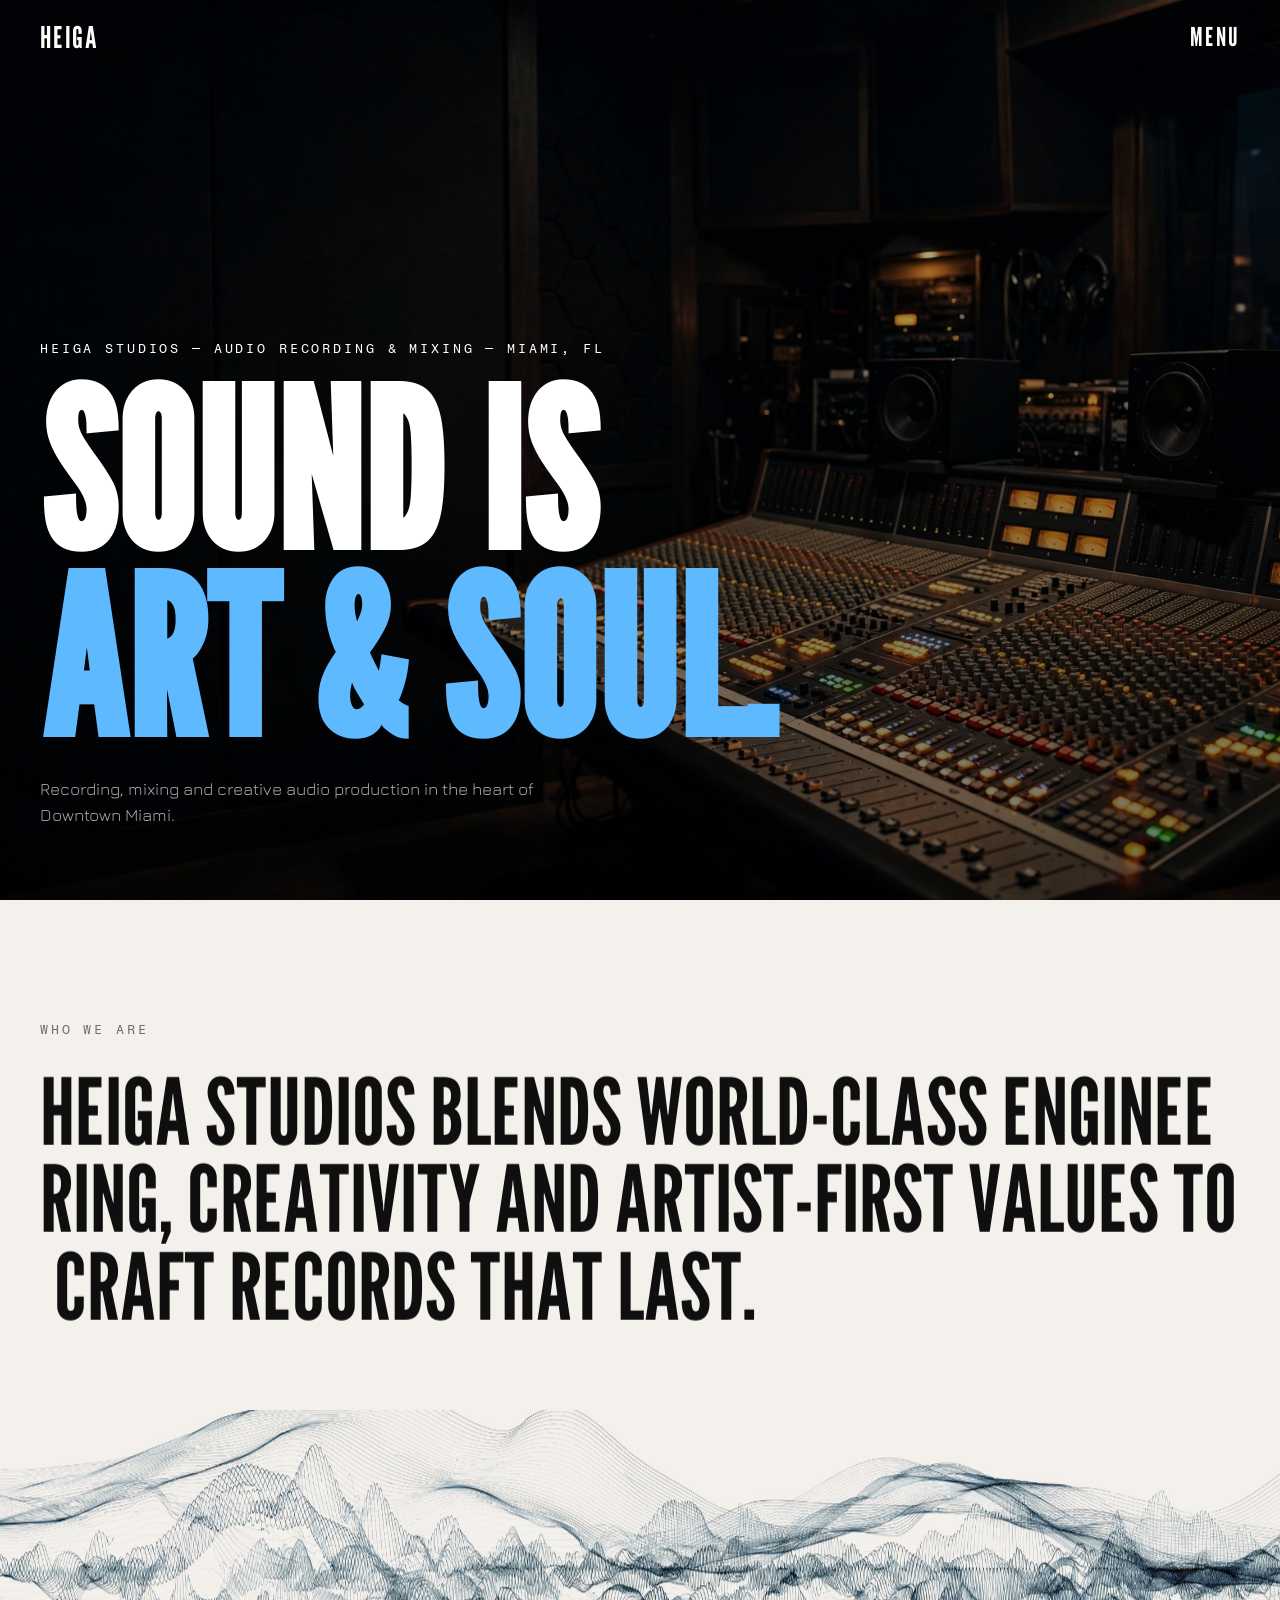
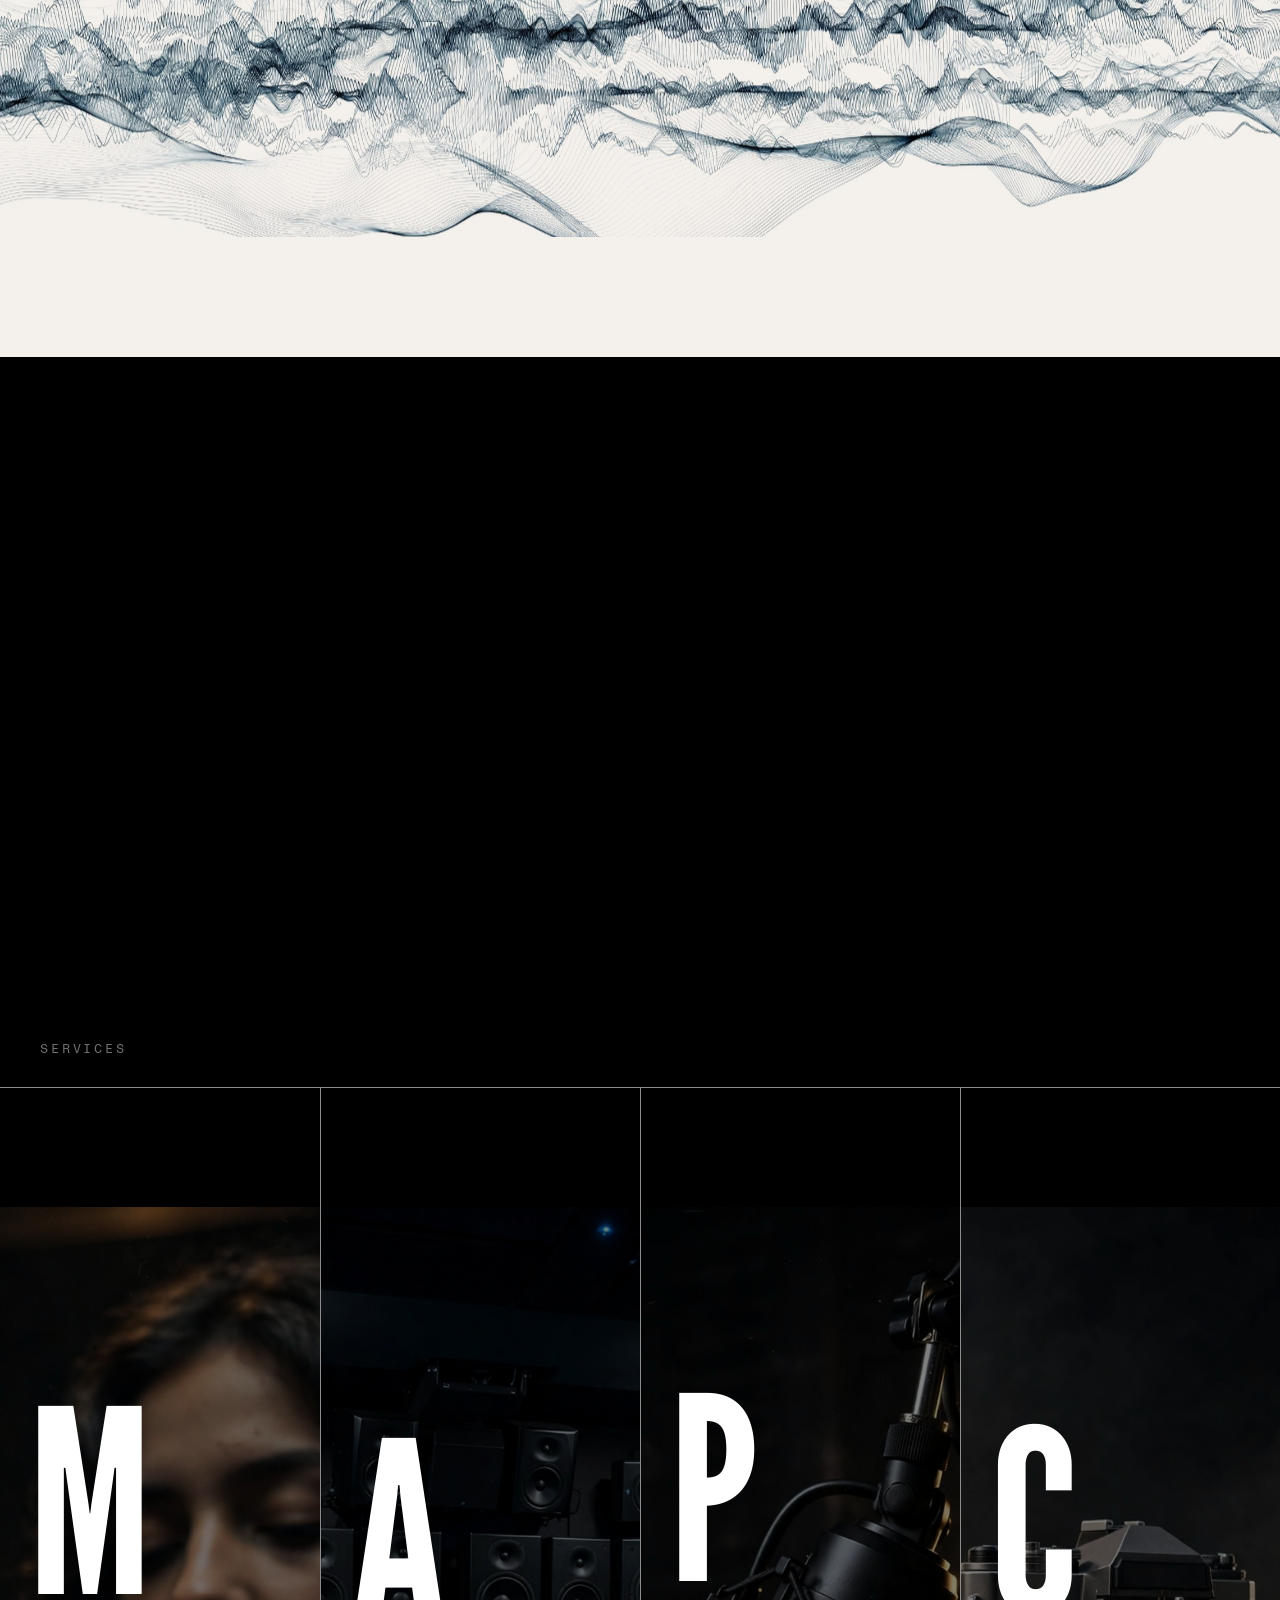
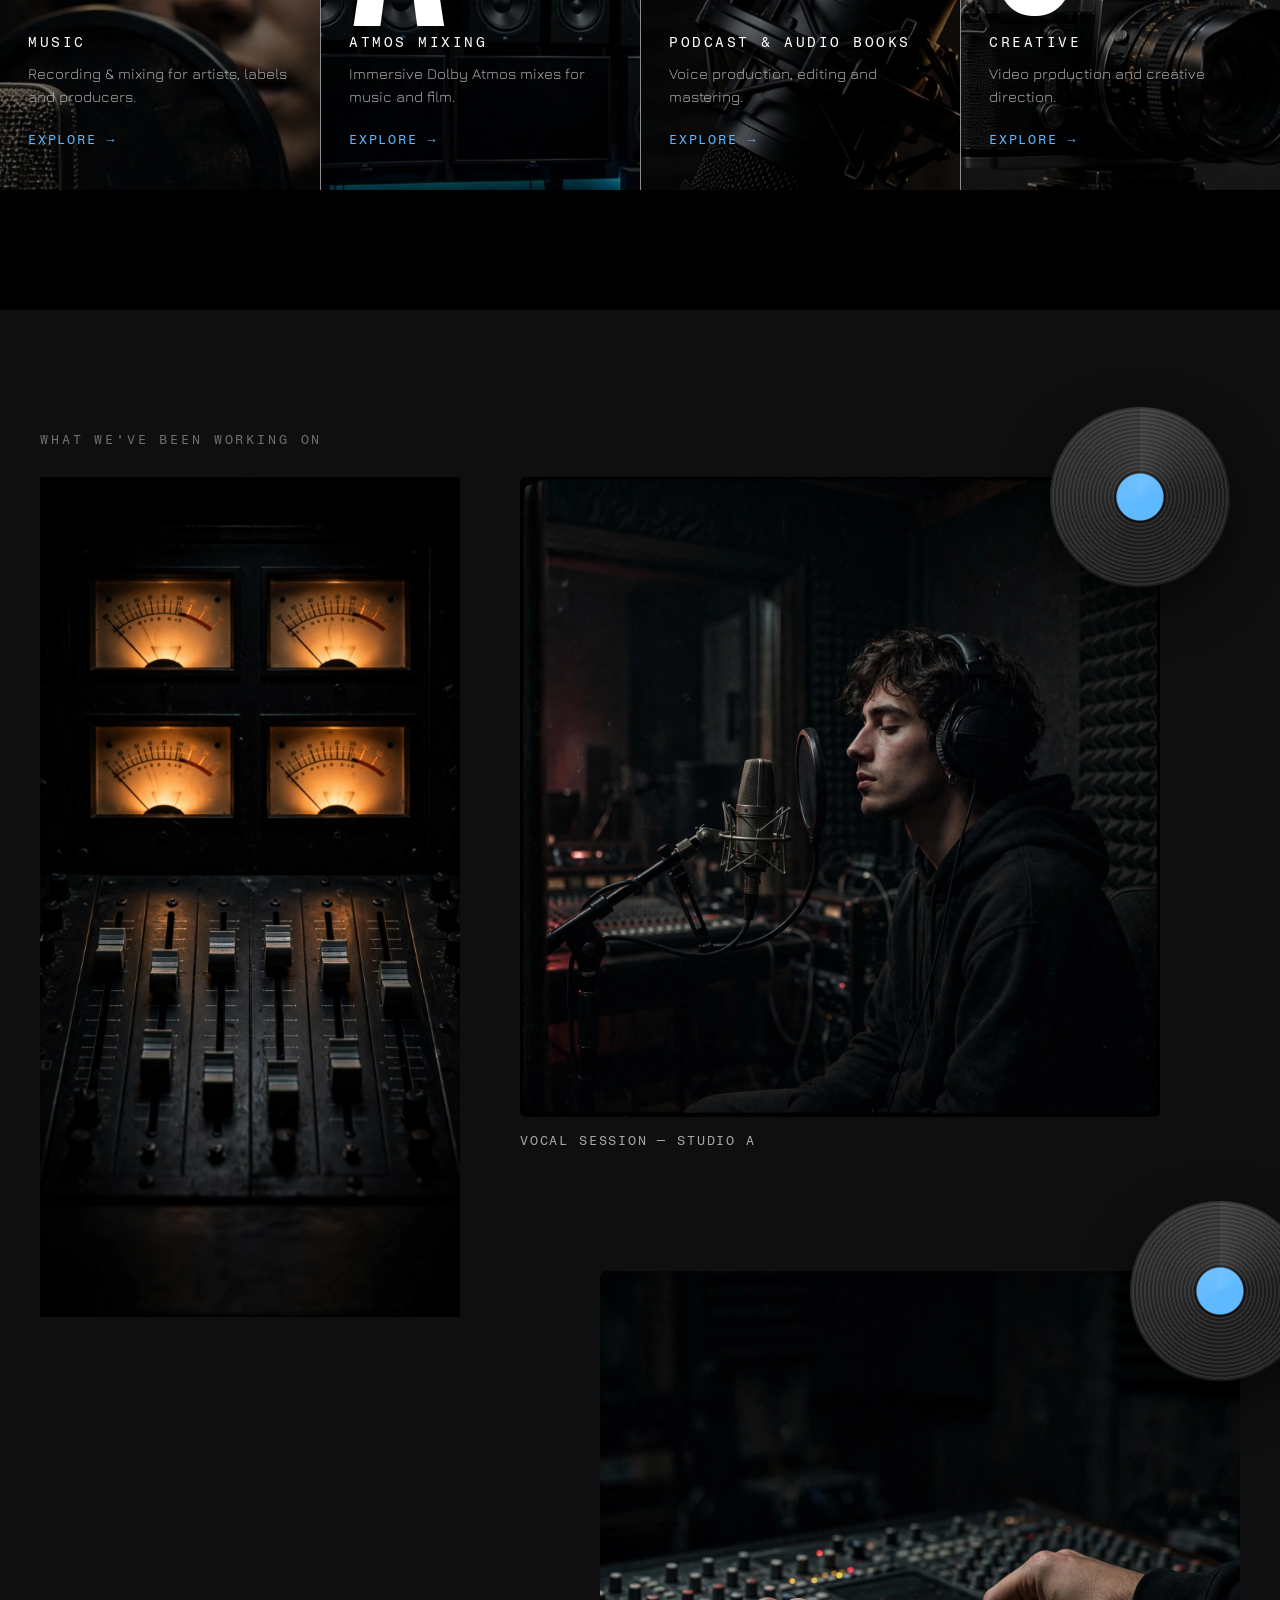
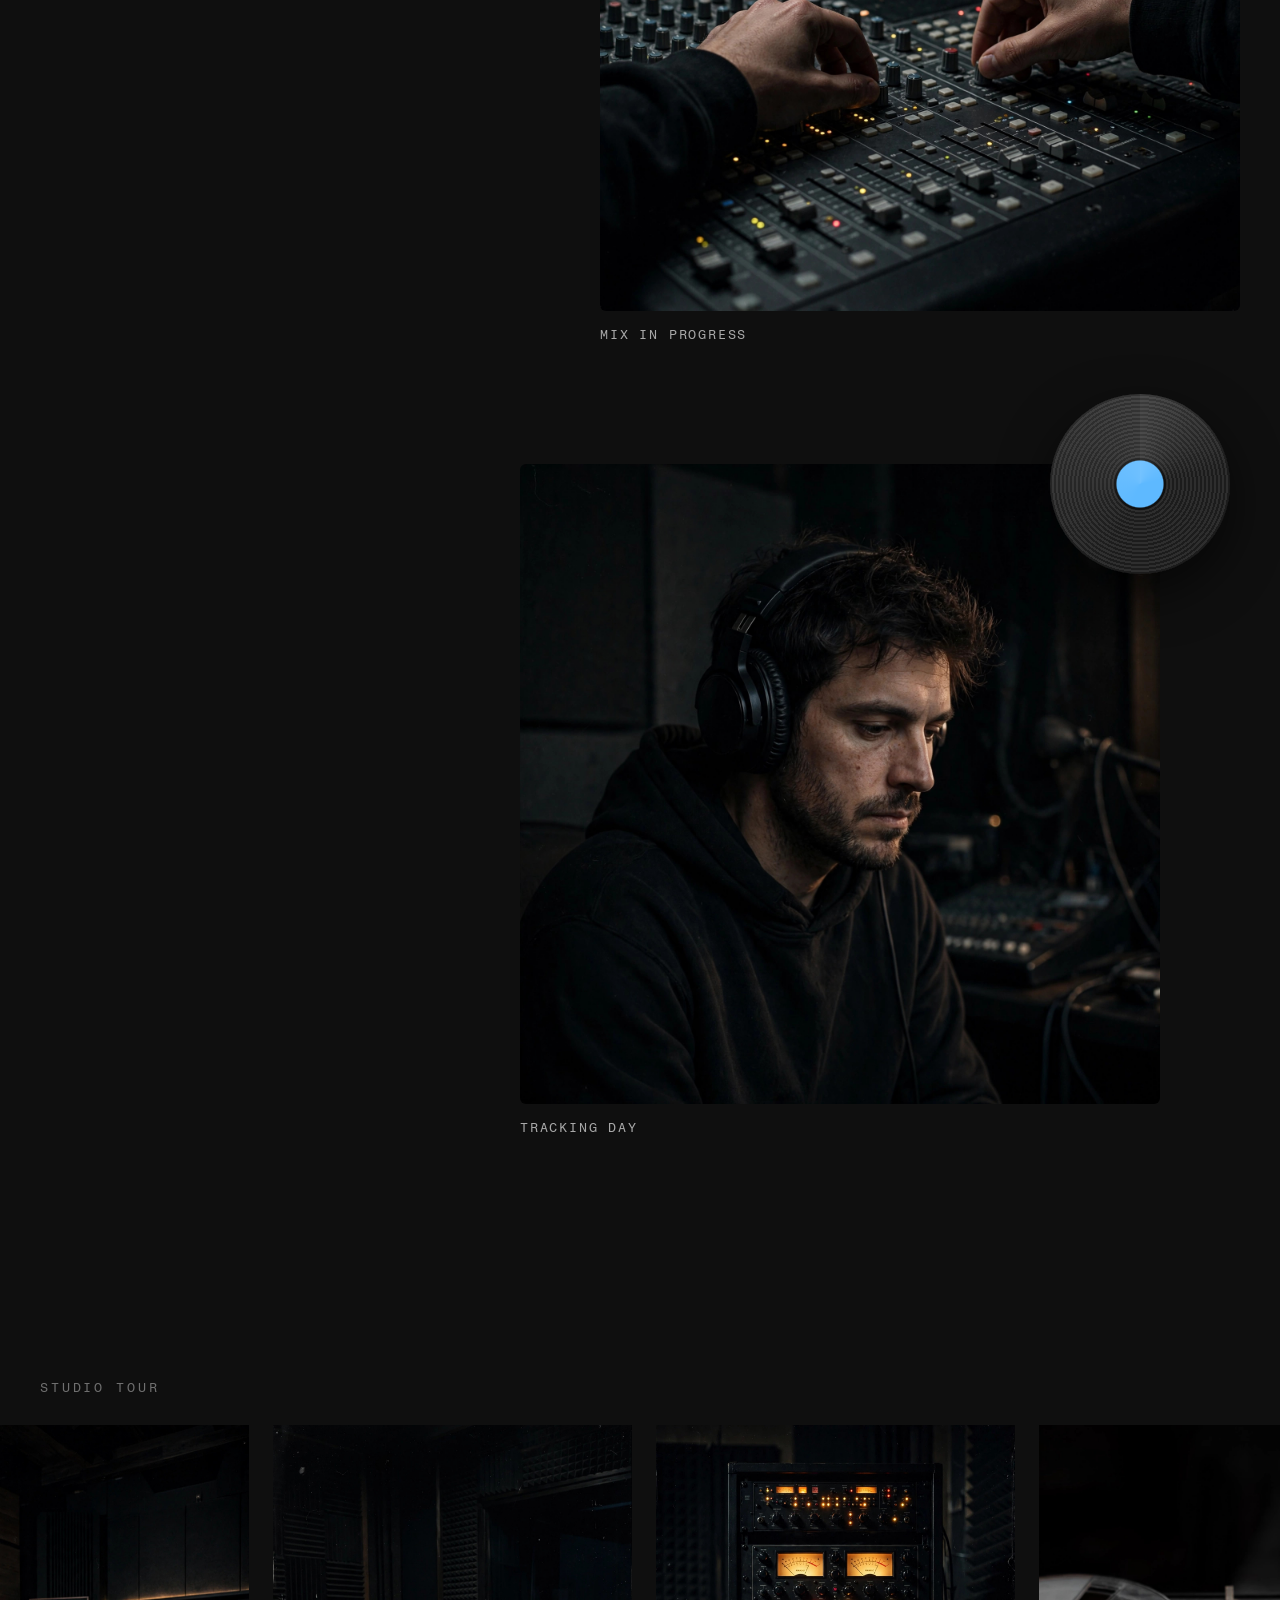
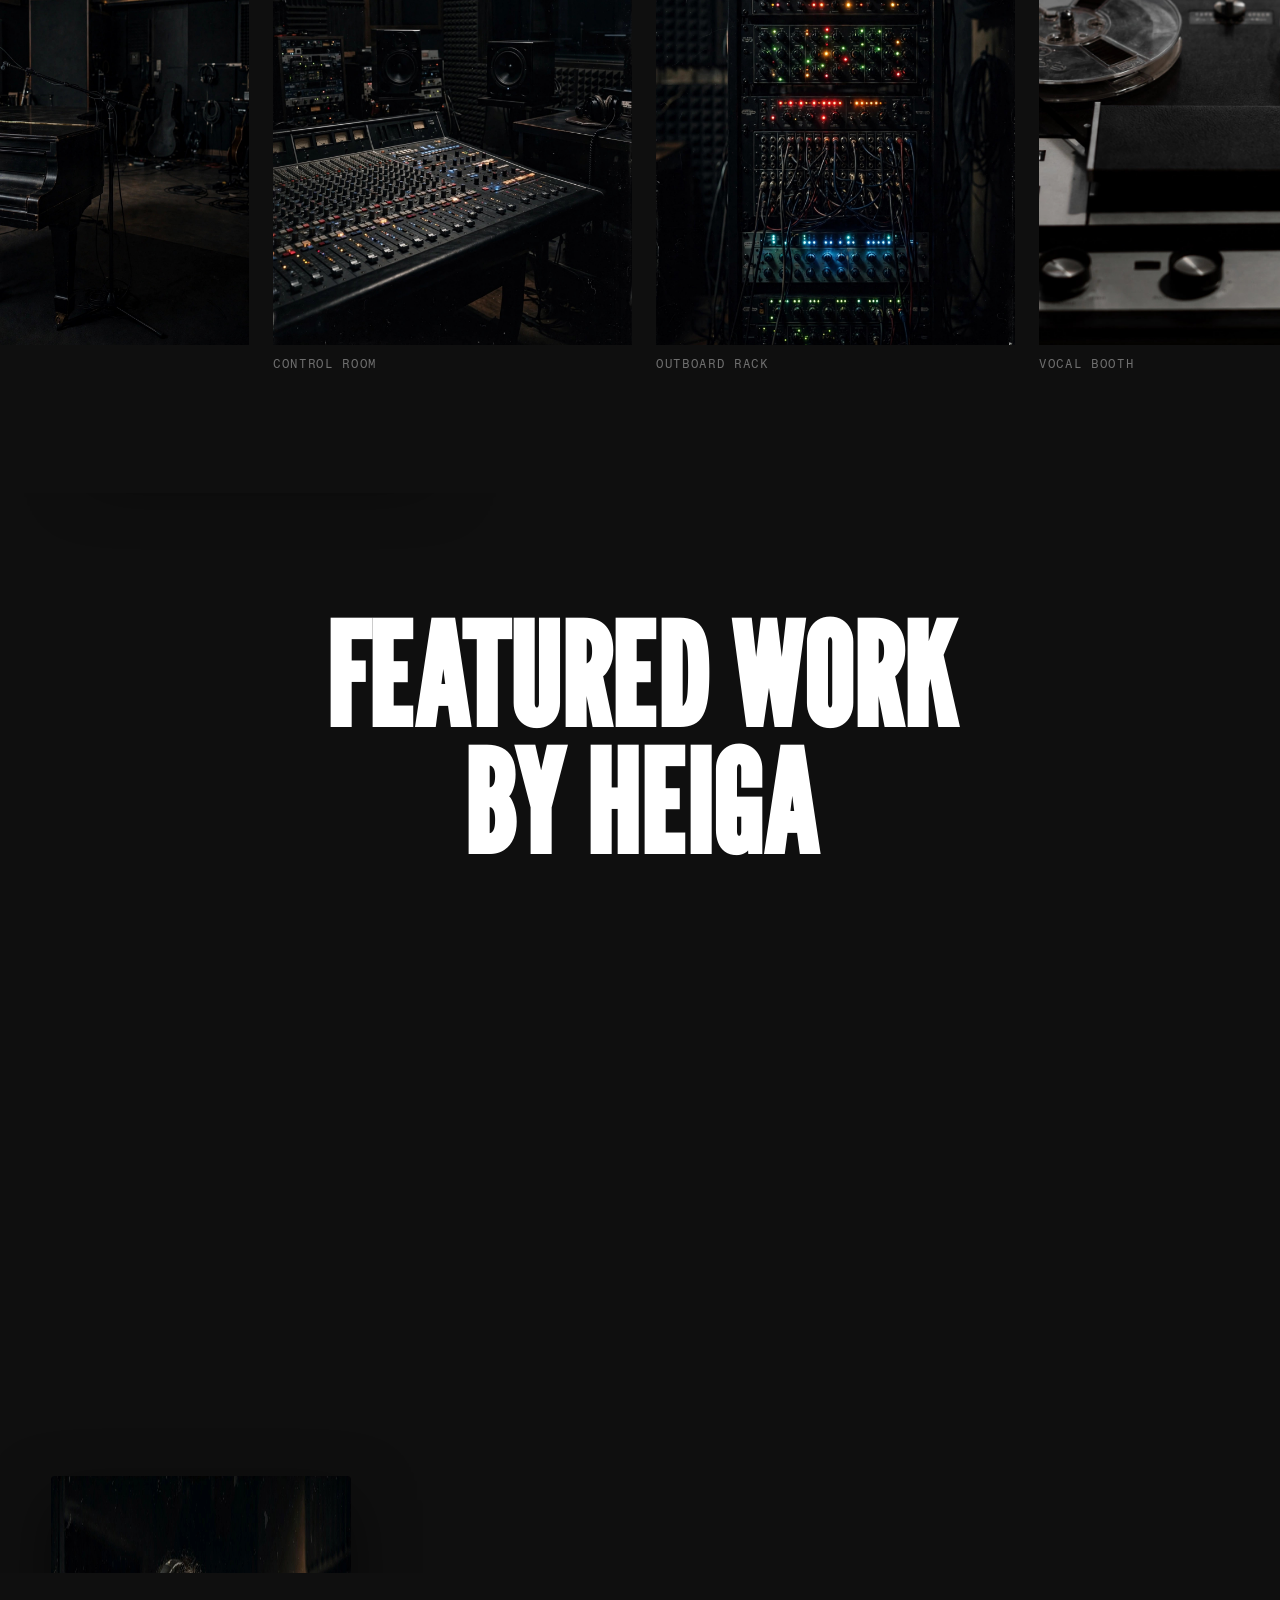
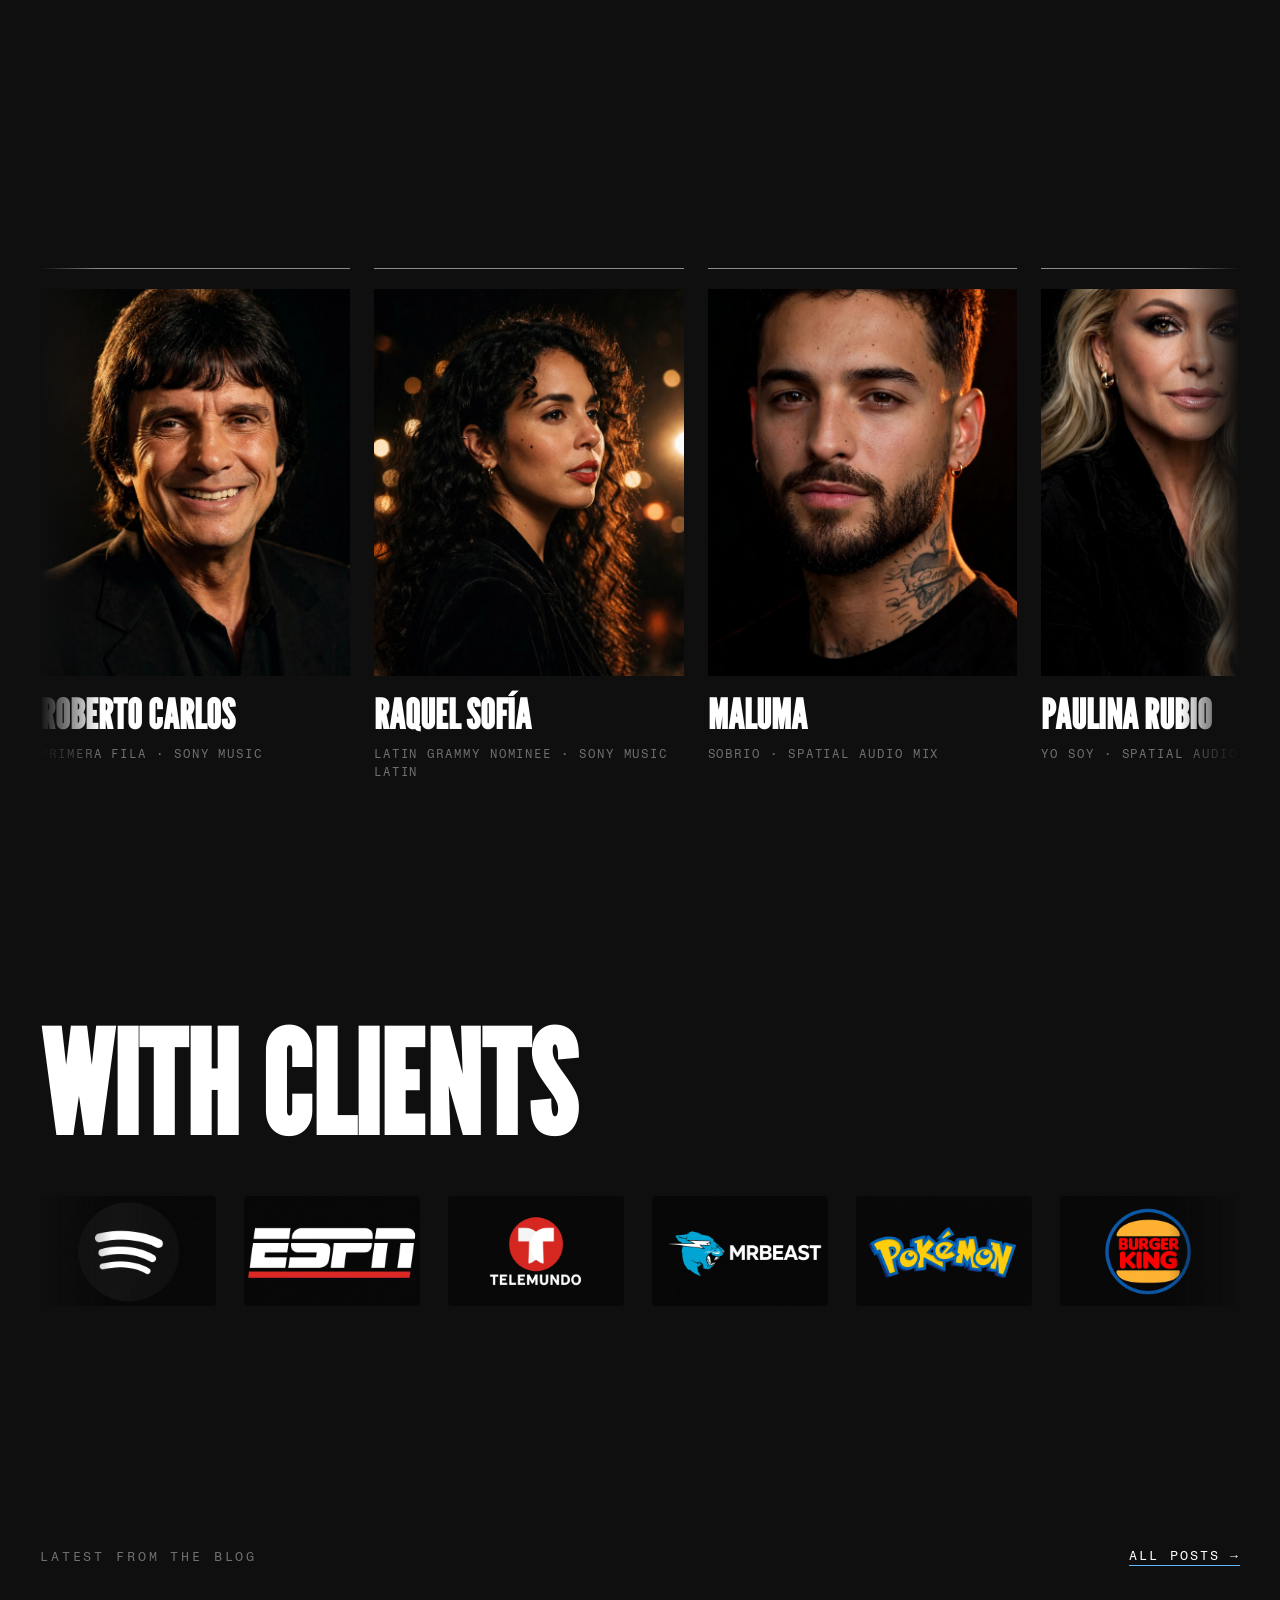
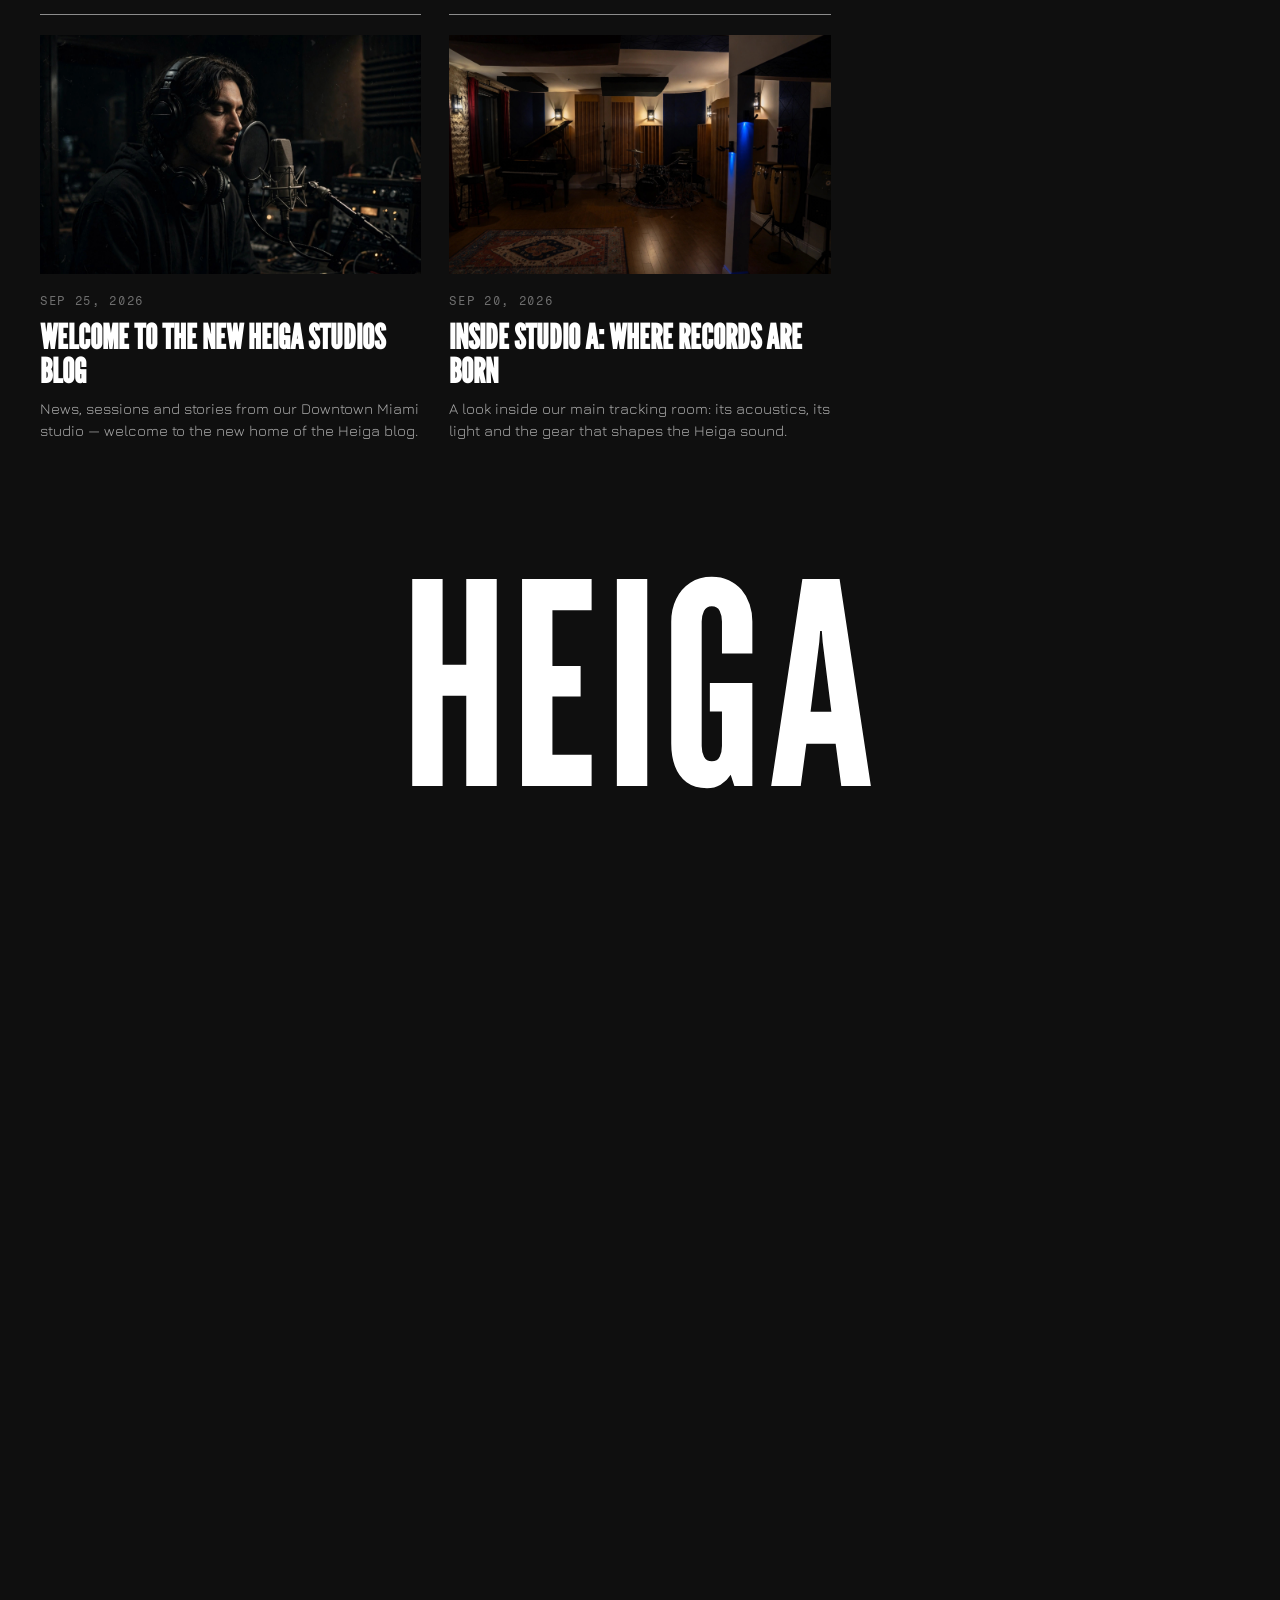
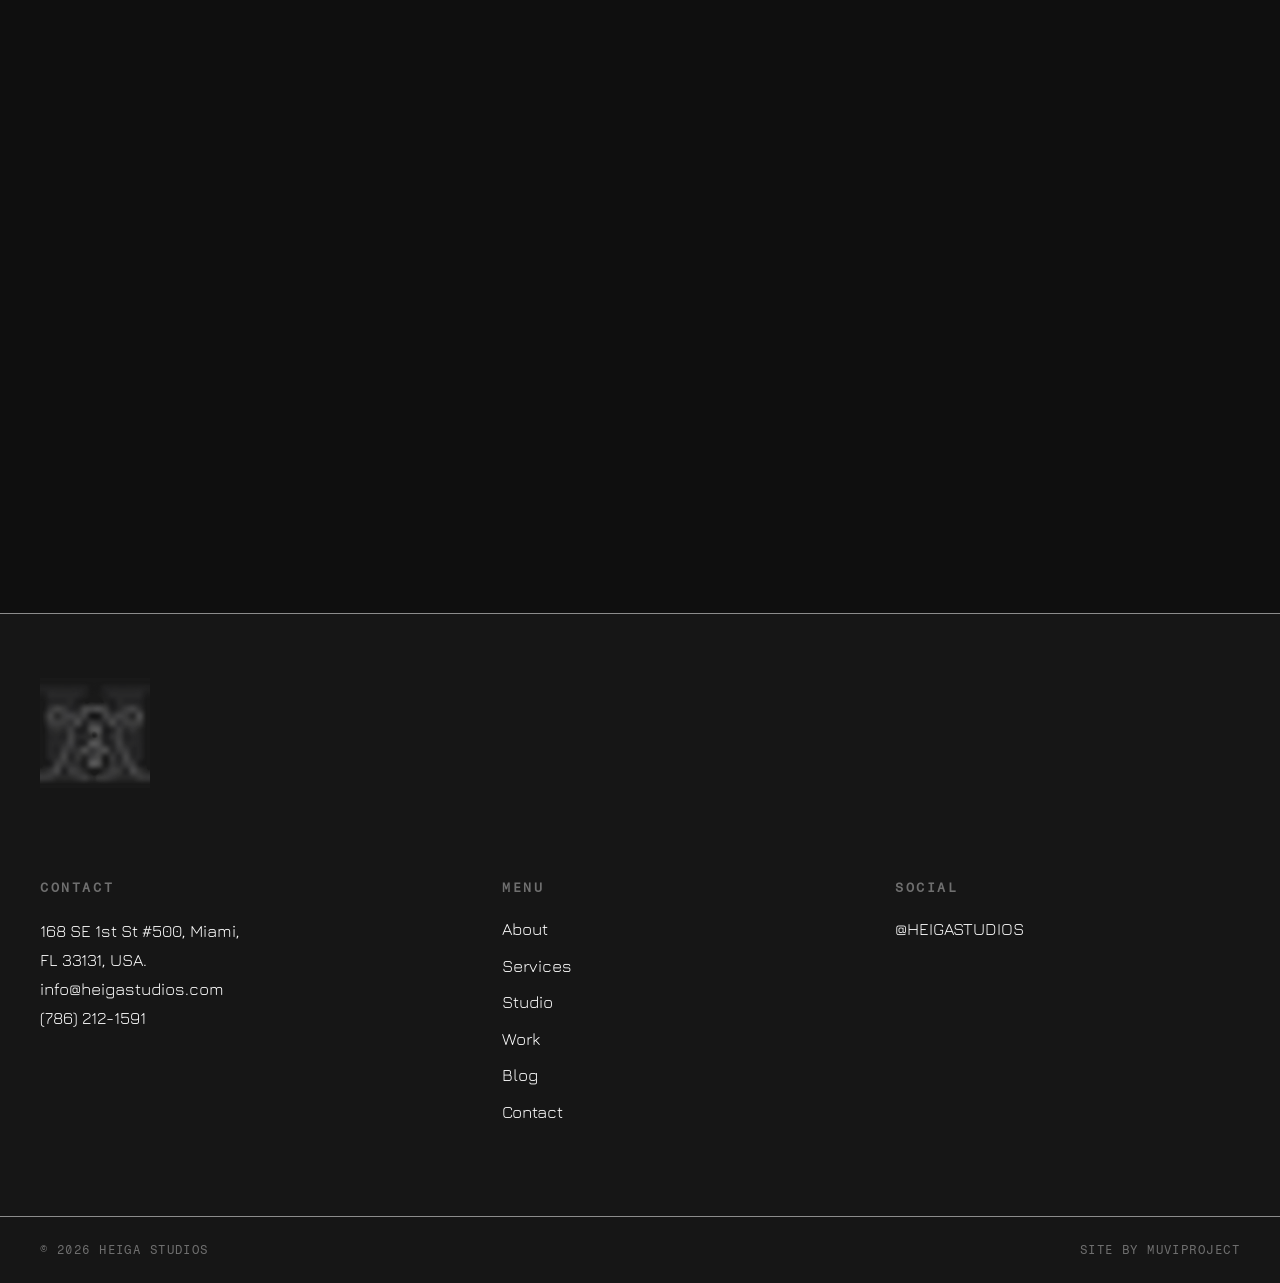
<file: index.html>
<!DOCTYPE html>
<html lang="en">
<head>
<meta charset="UTF-8">
<meta name="viewport" content="width=device-width, initial-scale=1.0">
<title>Heiga Studios | Audio Recording &amp; Mixing | Miami, FL</title>
<meta name="description" content="Heiga Studios is a Miami recording studio offering music recording & mixing, Dolby Atmos, podcast & audiobook production and creative video services.">
<link rel="canonical" href="https://www.heigastudios.com/">
<meta name="robots" content="index, follow">
<meta property="og:type" content="website">
<meta property="og:site_name" content="Heiga Studios">
<meta property="og:title" content="Heiga Studios | Audio Recording & Mixing | Miami, FL">
<meta property="og:description" content="Music recording & mixing, Dolby Atmos, podcast & audiobook production and creative video — in the heart of Downtown Miami.">
<meta property="og:url" content="https://www.heigastudios.com/">
<meta property="og:image" content="https://www.heigastudios.com/assets/img/f-01-hero.jpg">
<meta name="twitter:card" content="summary_large_image">
<link rel="stylesheet" href="./assets/css/fonts.css">
<link rel="icon" type="image/png" href="./assets/img/logo.png">
<link rel="stylesheet" href="./assets/css/style.css?v=3">
<script src="./assets/js/vendor/lenis.min.js" defer></script>
<script src="./assets/js/main.js?v=3" defer></script>
<script type="application/ld+json">
{"@context":"https://schema.org","@type":"RecordingStudio","name":"Heiga Studios",
"url":"https://www.heigastudios.com/",
"telephone":"+1-786-212-1591","email":"info@heigastudios.com",
"address":{"@type":"PostalAddress","streetAddress":"168 SE 1st St #500","addressLocality":"Miami","addressRegion":"FL","postalCode":"33131","addressCountry":"US"},
"sameAs":["https://www.instagram.com/HEIGASTUDIOS"]}
</script>
</head>
<body>
<header class="site-header">
  <a class="brand" href="./" aria-label="Heiga Studios — home">HEIGA</a>
  <button class="menu-btn" data-menu-open aria-label="Open menu">MENU</button>
</header>
<div class="scrim" id="scrim"></div>
<aside class="drawer" id="drawer" aria-label="Site menu">
  <button class="drawer-close" data-menu-close>CLOSE</button>
  <nav>
    <a class="drawer-link" href="./"><span class="roll"><span>HOME</span><span>HOME</span></span></a>
    <a class="drawer-link" href="./about/"><span class="roll"><span>ABOUT</span><span>ABOUT</span></span></a>
    <a class="drawer-link" href="./services/"><span class="roll"><span>SERVICES</span><span>SERVICES</span></span></a>
    <a class="drawer-link" href="./studio/"><span class="roll"><span>STUDIO</span><span>STUDIO</span></span></a>
    <a class="drawer-link" href="./work/"><span class="roll"><span>WORK</span><span>WORK</span></span></a>
    <a class="drawer-link" href="./blog/"><span class="roll"><span>BLOG</span><span>BLOG</span></span></a>
    <a class="drawer-link" href="./contact/"><span class="roll"><span>CONTACT</span><span>CONTACT</span></span></a>
  </nav>
  <div class="social"><a href="https://www.instagram.com/HEIGASTUDIOS" target="_blank" rel="noopener">@HEIGASTUDIOS</a></div>
</aside>

<main>
  <!-- HERO -->
  <section class="hero" aria-label="Intro">
    <div class="hero-bg"><img src="./assets/img/f-01-hero.jpg" alt="Heiga Studios control room at night" width="1920" height="1080" fetchpriority="high"></div>
    <div class="hero-inner">
      <p class="eyebrow">HEIGA STUDIOS — AUDIO RECORDING &amp; MIXING — MIAMI, FL</p>
      <h1 class="hero-title" data-hero-title>
        <span class="line">SOUND IS</span>
        <span class="line accent">ART &amp; SOUL.</span>
      </h1>
      <!-- PROVISORIO: hero headline pending Malury approval -->
      <p class="hero-sub">Recording, mixing and creative audio production in the heart of Downtown Miami.<!-- PROVISORIO --></p>
    </div>
  </section>

  <!-- WHO WE ARE -->
  <section class="section section-light" aria-label="Who we are">
    <div class="wrap">
      <p class="kicker">WHO WE ARE</p>
      <p class="manifesto" data-manifesto>HEIGA STUDIOS BLENDS WORLD-CLASS ENGINEERING, CREATIVITY AND ARTIST-FIRST VALUES TO CRAFT RECORDS THAT LAST.</p>
      <!-- PROVISORIO: manifesto copy -->
      <figure class="zoom-figure" data-wave>
        <img src="./assets/img/f-02-waveform.jpg" alt="Abstract audio waveform" width="1920" height="1080" loading="lazy">
      </figure>
    </div>
  </section>

  <!-- TILT CARD -->
  <section class="manifesto-block" aria-label="Manifesto">
    <p class="manifesto-big" data-words>WHAT WE DO IS MORE <span class="accent">ART AND SOUL</span> THAN SCIENCE.</p>
  </section>

  <!-- SERVICES -->
  <section class="services section" aria-label="Services" style="padding-left:0;padding-right:0">
    <div class="wrap" style="padding:0 var(--pad)"><p class="kicker">SERVICES</p></div>
    <div class="svc-grid">
      <a class="svc" href="./services/">
        <span class="svc-bg"><img src="./assets/img/f-03-music.jpg" alt="Vocalist recording in studio booth" loading="lazy"></span>
        <span class="svc-letter">M</span>
        <span class="svc-name">MUSIC</span>
        <span class="svc-desc">Recording &amp; mixing for artists, labels and producers.</span>
        <span class="svc-link">EXPLORE →</span>
      </a>
      <a class="svc" href="./services/">
        <span class="svc-bg"><img src="./assets/img/f-04-atmos.jpg" alt="Dolby Atmos control room" loading="lazy"></span>
        <span class="svc-letter">A</span>
        <span class="svc-name">ATMOS MIXING</span>
        <span class="svc-desc">Immersive Dolby Atmos mixes for music and film.</span>
        <span class="svc-link">EXPLORE →</span>
      </a>
      <a class="svc" href="./services/">
        <span class="svc-bg"><img src="./assets/img/f-05-podcast.jpg" alt="Podcast microphone in studio" loading="lazy"></span>
        <span class="svc-letter">P</span>
        <span class="svc-name">PODCAST &amp; AUDIO BOOKS</span>
        <span class="svc-desc">Voice production, editing and mastering.</span>
        <span class="svc-link">EXPLORE →</span>
      </a>
      <a class="svc" href="./services/">
        <span class="svc-bg"><img src="./assets/img/f-06-creative.jpg" alt="Film camera in studio" loading="lazy"></span>
        <span class="svc-letter">C</span>
        <span class="svc-name">CREATIVE</span>
        <span class="svc-desc">Video production and creative direction.</span>
        <span class="svc-link">EXPLORE →</span>
      </a>
    </div>
  </section>

  <!-- WHAT WE'VE BEEN WORKING ON -->
  <section class="section" aria-label="Recent work">
    <div class="wrap">
      <p class="kicker">WHAT WE'VE BEEN WORKING ON</p>
      <div class="working-grid">
        <figure class="working-tall reveal">
          <img src="./assets/img/f-07-vertical.jpg" alt="Analog console faders and VU meters" width="800" height="1600" loading="lazy">
        </figure>
        <div class="work-photos">
          <figure class="work-photo reveal">
            <img class="photo" src="./assets/img/f-08-vinyl-1.jpg" alt="Artist recording vocals at Heiga Studios" width="1000" height="1000" loading="lazy">
            <div class="vinyl" aria-hidden="true"></div>
            <figcaption class="work-cap">VOCAL SESSION — STUDIO A <!-- PROVISORIO --></figcaption>
          </figure>
          <figure class="work-photo reveal">
            <img class="photo" src="./assets/img/f-09-vinyl-2.jpg" alt="Hands on the mixing console" width="1000" height="1000" loading="lazy">
            <div class="vinyl" aria-hidden="true"></div>
            <figcaption class="work-cap">MIX IN PROGRESS <!-- PROVISORIO --></figcaption>
          </figure>
          <figure class="work-photo reveal">
            <img class="photo" src="./assets/img/f-10-vinyl-3.jpg" alt="Musician tracking with headphones" width="1000" height="1000" loading="lazy">
            <div class="vinyl" aria-hidden="true"></div>
            <figcaption class="work-cap">TRACKING DAY <!-- PROVISORIO --></figcaption>
          </figure>
        </div>
      </div>
    </div>
  </section>

  <!-- STUDIO TOUR GALLERY -->
  <section class="section gallery" aria-label="Studio tour">
    <p class="kicker">STUDIO TOUR</p>
    <div class="strip" data-drift>
      <figure><img src="./assets/img/f-11-tour-1.jpg" alt="Live room with piano" loading="lazy"><figcaption>LIVE ROOM</figcaption></figure>
      <figure><img src="./assets/img/f-12-tour-2.jpg" alt="Control room" loading="lazy"><figcaption>CONTROL ROOM</figcaption></figure>
      <figure><img src="./assets/img/f-13-tour-3.jpg" alt="Analog equipment rack" loading="lazy"><figcaption>OUTBOARD RACK</figcaption></figure>
      <figure><img src="./assets/img/f-14-tour-4.jpg" alt="Vocal booth" loading="lazy"><figcaption>VOCAL BOOTH</figcaption></figure>
      <figure><img src="./assets/img/f-15-tour-5.jpg" alt="Studio lounge" loading="lazy"><figcaption>LOUNGE</figcaption></figure>
      <figure><img src="./assets/img/f-16-tour-6.jpg" alt="Acoustic wood panels" loading="lazy"><figcaption>ACOUSTICS</figcaption></figure>
      <figure><img src="./assets/img/f-17-tour-7.jpg" alt="Studio hallway" loading="lazy"><figcaption>THE HALLWAY</figcaption></figure>
    </div>
  </section>

  <!-- FEATURED WORK -->
  <section class="section featured" aria-label="Featured work">
    <h2 class="reveal">FEATURED WORK<br>BY HEIGA</h2>
    <a class="sat sat-1" data-depth="0.12" href="./work/velvet-dusk/"><img src="./assets/img/f-18-work-1.jpg" alt="Recording session" width="600" height="750" loading="lazy"><span class="tag">VELVET DUSK</span></a>
    <a class="sat sat-2" data-depth="0.22" href="./work/neon-district/"><img src="./assets/img/f-19-work-2.jpg" alt="Atmos mixing session" width="760" height="500" loading="lazy"><span class="tag">NEON DISTRICT</span></a>
    <a class="sat sat-3" data-depth="-0.14" href="./work/morning-podcast/"><img src="./assets/img/f-20-work-3.jpg" alt="Podcast recording" width="680" height="460" loading="lazy"><span class="tag">MORNING PODCAST</span></a>
    <a class="sat sat-4" data-depth="0.3" href="./work/atmos-sessions/"><img src="./assets/img/f-21-work-4.jpg" alt="Film set session" width="560" height="700" loading="lazy"><span class="tag">ATMOS SESSIONS</span></a>
    <!-- PROVISORIO: featured projects pending Malury -->
  </section>

  <!-- WITH ARTISTS -->
  <section class="section artists" aria-label="With artists">
    <div class="wrap">
      <h2 class="reveal">WITH ARTISTS</h2>
    </div>
    <div class="artists-marquee">
      <div class="artists-track">
      <article class="artist-slide">
                  <img src="./assets/img/a-01-roberto-carlos.jpg" alt="Roberto Carlos" width="900" height="1125" loading="lazy" draggable="false">
                  <h3>Roberto Carlos</h3>
                  <p class="meta">PRIMERA FILA · SONY MUSIC <!-- PROVISORIO --></p>
                </article>
      <article class="artist-slide">
                  <img src="./assets/img/a-02-raquel-sofia.jpg" alt="Raquel Sofía" width="900" height="1125" loading="lazy" draggable="false">
                  <h3>Raquel Sofía</h3>
                  <p class="meta">LATIN GRAMMY NOMINEE · SONY MUSIC LATIN <!-- PROVISORIO --></p>
                </article>
      <article class="artist-slide">
                  <img src="./assets/img/a-03-maluma.jpg" alt="Maluma" width="900" height="1125" loading="lazy" draggable="false">
                  <h3>Maluma</h3>
                  <p class="meta">SOBRIO · SPATIAL AUDIO MIX <!-- PROVISORIO --></p>
                </article>
      <article class="artist-slide">
                  <img src="./assets/img/a-04-paulina-rubio.jpg" alt="Paulina Rubio" width="900" height="1125" loading="lazy" draggable="false">
                  <h3>Paulina Rubio</h3>
                  <p class="meta">YO SOY · SPATIAL AUDIO MIX <!-- PROVISORIO --></p>
                </article>
      <article class="artist-slide">
                  <img src="./assets/img/a-05-boza.jpg" alt="Boza" width="900" height="1125" loading="lazy" draggable="false">
                  <h3>Boza</h3>
                  <p class="meta">ELLA · SPATIAL AUDIO MIX <!-- PROVISORIO --></p>
                </article>
      <article class="artist-slide">
                  <img src="./assets/img/a-06-manuel-turizo.jpg" alt="Manuel Turizo" width="900" height="1125" loading="lazy" draggable="false">
                  <h3>Manuel Turizo</h3>
                  <p class="meta">TE OLVIDO · SPATIAL AUDIO MIX <!-- PROVISORIO --></p>
                </article>
      <article class="artist-slide">
                  <img src="./assets/img/a-07-prince-royce.jpg" alt="Prince Royce" width="900" height="1125" loading="lazy" draggable="false">
                  <h3>Prince Royce</h3>
                  <p class="meta">100 AÑOS CONTIGO · SONY MUSIC <!-- PROVISORIO --></p>
                </article>
      <article class="artist-slide">
                  <img src="./assets/img/a-08-nicky-jam.jpg" alt="Nicky Jam" width="900" height="1125" loading="lazy" draggable="false">
                  <h3>Nicky Jam</h3>
                  <p class="meta">RECORDED AT HEIGA <!-- PROVISORIO --></p>
                </article>
      <article class="artist-slide">
                  <img src="./assets/img/a-09-carlos-vives.jpg" alt="Carlos Vives" width="900" height="1125" loading="lazy" draggable="false">
                  <h3>Carlos Vives</h3>
                  <p class="meta">RECORDED AT HEIGA <!-- PROVISORIO --></p>
                </article>
      <article class="artist-slide">
                  <img src="./assets/img/a-10-cnco.jpg" alt="CNCO" width="900" height="1125" loading="lazy" draggable="false">
                  <h3>CNCO</h3>
                  <p class="meta">QUIENES SOMOS <!-- PROVISORIO --></p>
                </article>
      <article class="artist-slide" aria-hidden="true">
                  <img src="./assets/img/a-01-roberto-carlos.jpg" alt="" width="900" height="1125" loading="lazy" draggable="false">
                  <h3>Roberto Carlos</h3>
                  <p class="meta">PRIMERA FILA · SONY MUSIC</p>
                </article>
      <article class="artist-slide" aria-hidden="true">
                  <img src="./assets/img/a-02-raquel-sofia.jpg" alt="" width="900" height="1125" loading="lazy" draggable="false">
                  <h3>Raquel Sofía</h3>
                  <p class="meta">LATIN GRAMMY NOMINEE · SONY MUSIC LATIN</p>
                </article>
      <article class="artist-slide" aria-hidden="true">
                  <img src="./assets/img/a-03-maluma.jpg" alt="" width="900" height="1125" loading="lazy" draggable="false">
                  <h3>Maluma</h3>
                  <p class="meta">SOBRIO · SPATIAL AUDIO MIX</p>
                </article>
      <article class="artist-slide" aria-hidden="true">
                  <img src="./assets/img/a-04-paulina-rubio.jpg" alt="" width="900" height="1125" loading="lazy" draggable="false">
                  <h3>Paulina Rubio</h3>
                  <p class="meta">YO SOY · SPATIAL AUDIO MIX</p>
                </article>
      <article class="artist-slide" aria-hidden="true">
                  <img src="./assets/img/a-05-boza.jpg" alt="" width="900" height="1125" loading="lazy" draggable="false">
                  <h3>Boza</h3>
                  <p class="meta">ELLA · SPATIAL AUDIO MIX</p>
                </article>
      <article class="artist-slide" aria-hidden="true">
                  <img src="./assets/img/a-06-manuel-turizo.jpg" alt="" width="900" height="1125" loading="lazy" draggable="false">
                  <h3>Manuel Turizo</h3>
                  <p class="meta">TE OLVIDO · SPATIAL AUDIO MIX</p>
                </article>
      <article class="artist-slide" aria-hidden="true">
                  <img src="./assets/img/a-07-prince-royce.jpg" alt="" width="900" height="1125" loading="lazy" draggable="false">
                  <h3>Prince Royce</h3>
                  <p class="meta">100 AÑOS CONTIGO · SONY MUSIC</p>
                </article>
      <article class="artist-slide" aria-hidden="true">
                  <img src="./assets/img/a-08-nicky-jam.jpg" alt="" width="900" height="1125" loading="lazy" draggable="false">
                  <h3>Nicky Jam</h3>
                  <p class="meta">RECORDED AT HEIGA</p>
                </article>
      <article class="artist-slide" aria-hidden="true">
                  <img src="./assets/img/a-09-carlos-vives.jpg" alt="" width="900" height="1125" loading="lazy" draggable="false">
                  <h3>Carlos Vives</h3>
                  <p class="meta">RECORDED AT HEIGA</p>
                </article>
      <article class="artist-slide" aria-hidden="true">
                  <img src="./assets/img/a-10-cnco.jpg" alt="" width="900" height="1125" loading="lazy" draggable="false">
                  <h3>CNCO</h3>
                  <p class="meta">QUIENES SOMOS</p>
                </article>
      </div>
    </div>
    <!-- PROVISORIO: retratos recreados + asociaciones pendientes de aprobación de Malury/clientes -->
  </section>

  <!-- WITH CLIENTS -->
  <section class="section clients" aria-label="With clients">
    <div class="wrap">
      <h2 class="reveal">WITH CLIENTS</h2>
    </div>
    <div class="clients-marquee">
      <div class="clients-track">
        <img src="./assets/img/c-01-spotify.jpg" alt="Spotify" loading="lazy" draggable="false">
        <img src="./assets/img/c-02-espn.jpg" alt="ESPN" loading="lazy" draggable="false">
        <img src="./assets/img/c-03-telemundo.jpg" alt="Telemundo" loading="lazy" draggable="false">
        <img src="./assets/img/c-04-mrbeast.jpg" alt="MrBeast" loading="lazy" draggable="false">
        <img src="./assets/img/c-05-pokemon.jpg" alt="Pokémon" loading="lazy" draggable="false">
        <img src="./assets/img/c-06-burger-king.jpg" alt="Burger King" loading="lazy" draggable="false">
        <img src="./assets/img/c-07-disney.jpg" alt="Disney" loading="lazy" draggable="false">
        <img src="./assets/img/c-08-mtv.jpg" alt="MTV" loading="lazy" draggable="false">
        <img src="./assets/img/c-09-warner-music.jpg" alt="Warner Music Group" loading="lazy" draggable="false">
        <img src="./assets/img/c-10-sony-music.jpg" alt="Sony Music" loading="lazy" draggable="false">
        <img src="./assets/img/c-11-universal-music.jpg" alt="Universal Music" loading="lazy" draggable="false">
        <img src="./assets/img/c-12-paramount.jpg" alt="Paramount Pictures" loading="lazy" draggable="false">
        <img src="./assets/img/c-01-spotify.jpg" alt="" aria-hidden="true" loading="lazy" draggable="false">
        <img src="./assets/img/c-02-espn.jpg" alt="" aria-hidden="true" loading="lazy" draggable="false">
        <img src="./assets/img/c-03-telemundo.jpg" alt="" aria-hidden="true" loading="lazy" draggable="false">
        <img src="./assets/img/c-04-mrbeast.jpg" alt="" aria-hidden="true" loading="lazy" draggable="false">
        <img src="./assets/img/c-05-pokemon.jpg" alt="" aria-hidden="true" loading="lazy" draggable="false">
        <img src="./assets/img/c-06-burger-king.jpg" alt="" aria-hidden="true" loading="lazy" draggable="false">
        <img src="./assets/img/c-07-disney.jpg" alt="" aria-hidden="true" loading="lazy" draggable="false">
        <img src="./assets/img/c-08-mtv.jpg" alt="" aria-hidden="true" loading="lazy" draggable="false">
        <img src="./assets/img/c-09-warner-music.jpg" alt="" aria-hidden="true" loading="lazy" draggable="false">
        <img src="./assets/img/c-10-sony-music.jpg" alt="" aria-hidden="true" loading="lazy" draggable="false">
        <img src="./assets/img/c-11-universal-music.jpg" alt="" aria-hidden="true" loading="lazy" draggable="false">
        <img src="./assets/img/c-12-paramount.jpg" alt="" aria-hidden="true" loading="lazy" draggable="false">
      </div>
    </div>
    <!-- PROVISORIO: logos recreados, pendientes de aprobación -->
  </section>

  <!-- LATEST FROM THE BLOG -->
  <section class="section" aria-label="Latest from the blog">
    <div class="wrap">
      <div class="section-head">
        <p class="kicker" style="margin:0">LATEST FROM THE BLOG</p>
        <a class="text-link" href="./blog/">ALL POSTS →</a>
      </div>
      <!-- BLOG-LATEST-START -->
      <div class="blog-grid">

        <a class="post-card reveal" href="./blog/welcome-to-the-new-heiga-blog/">
          <img src="./assets/img/f-18-work-1.jpg" alt="Recording session with artist at Heiga Studios" loading="lazy">
          <p class="meta">SEP 25, 2026</p>
          <h3>Welcome to the New Heiga Studios Blog</h3>
          <p>News, sessions and stories from our Downtown Miami studio — welcome to the new home of the Heiga blog.</p>
        </a>

        <a class="post-card reveal" href="./blog/inside-studio-a/">
          <img src="./assets/img/f-23-studio-hero.jpg" alt="Studio A live room with acoustic wood panels and grand piano" loading="lazy">
          <p class="meta">SEP 20, 2026</p>
          <h3>Inside Studio A: Where Records Are Born</h3>
          <p>A look inside our main tracking room: its acoustics, its light and the gear that shapes the Heiga sound.</p>
        </a>
      </div>
      <!-- BLOG-LATEST-END -->
      <!-- PROVISORIO: cards regenerated by scripts/build-blog.js -->
    </div>
  </section>

  <!-- FOOTER -->
  <footer>
    <div class="foot-pin" aria-hidden="true"><div class="wordmark">HEIGA</div></div>
    <div class="foot-body">
      <div class="foot-brand"><img src="./assets/img/logo.png" alt="Heiga Studios logo" width="220" height="220" loading="lazy"></div>
      <div class="foot-grid">
        <div>
          <h4>CONTACT</h4>
          <address>
            168 SE 1st St #500, Miami,<br>FL 33131, USA.<br>
            <a href="mailto:info@heigastudios.com">info@heigastudios.com</a><br>
            <a href="tel:+17862121591">(786) 212-1591</a>
          </address>
        </div>
        <nav aria-label="Footer">
          <h4>MENU</h4>
          <div class="foot-nav">
            <a href="./about/">About</a><a href="./services/">Services</a>
            <a href="./studio/">Studio</a><a href="./work/">Work</a>
            <a href="./blog/">Blog</a><a href="./contact/">Contact</a>
          </div>
        </nav>
        <div>
          <h4>SOCIAL</h4>
          <div class="foot-nav"><a href="https://www.instagram.com/HEIGASTUDIOS" target="_blank" rel="noopener">@HEIGASTUDIOS</a></div>
        </div>
      </div>
      <div class="foot-bottom">
        <span>© 2026 HEIGA STUDIOS</span>
        <span>SITE BY MUVIPROJECT</span>
      </div>
    </div>
  </footer>
</main>
</body>
</html>
</file>
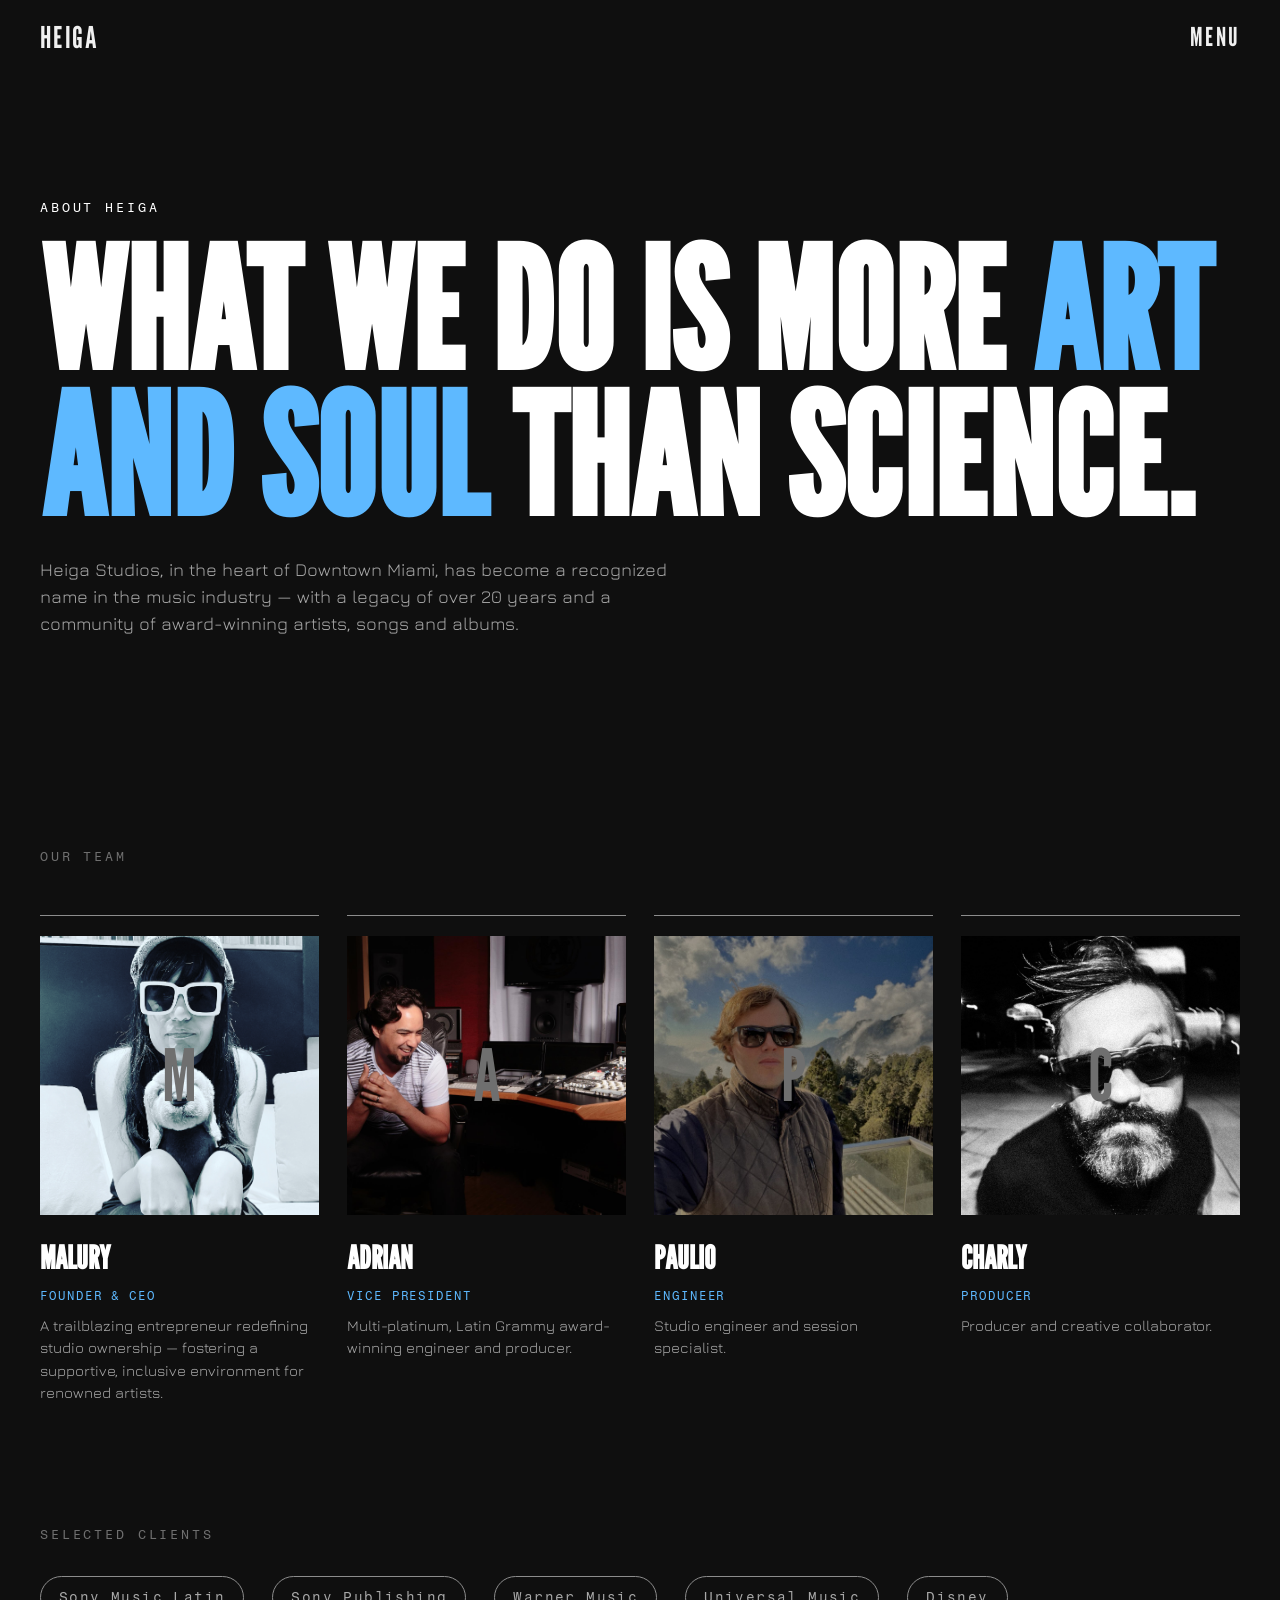
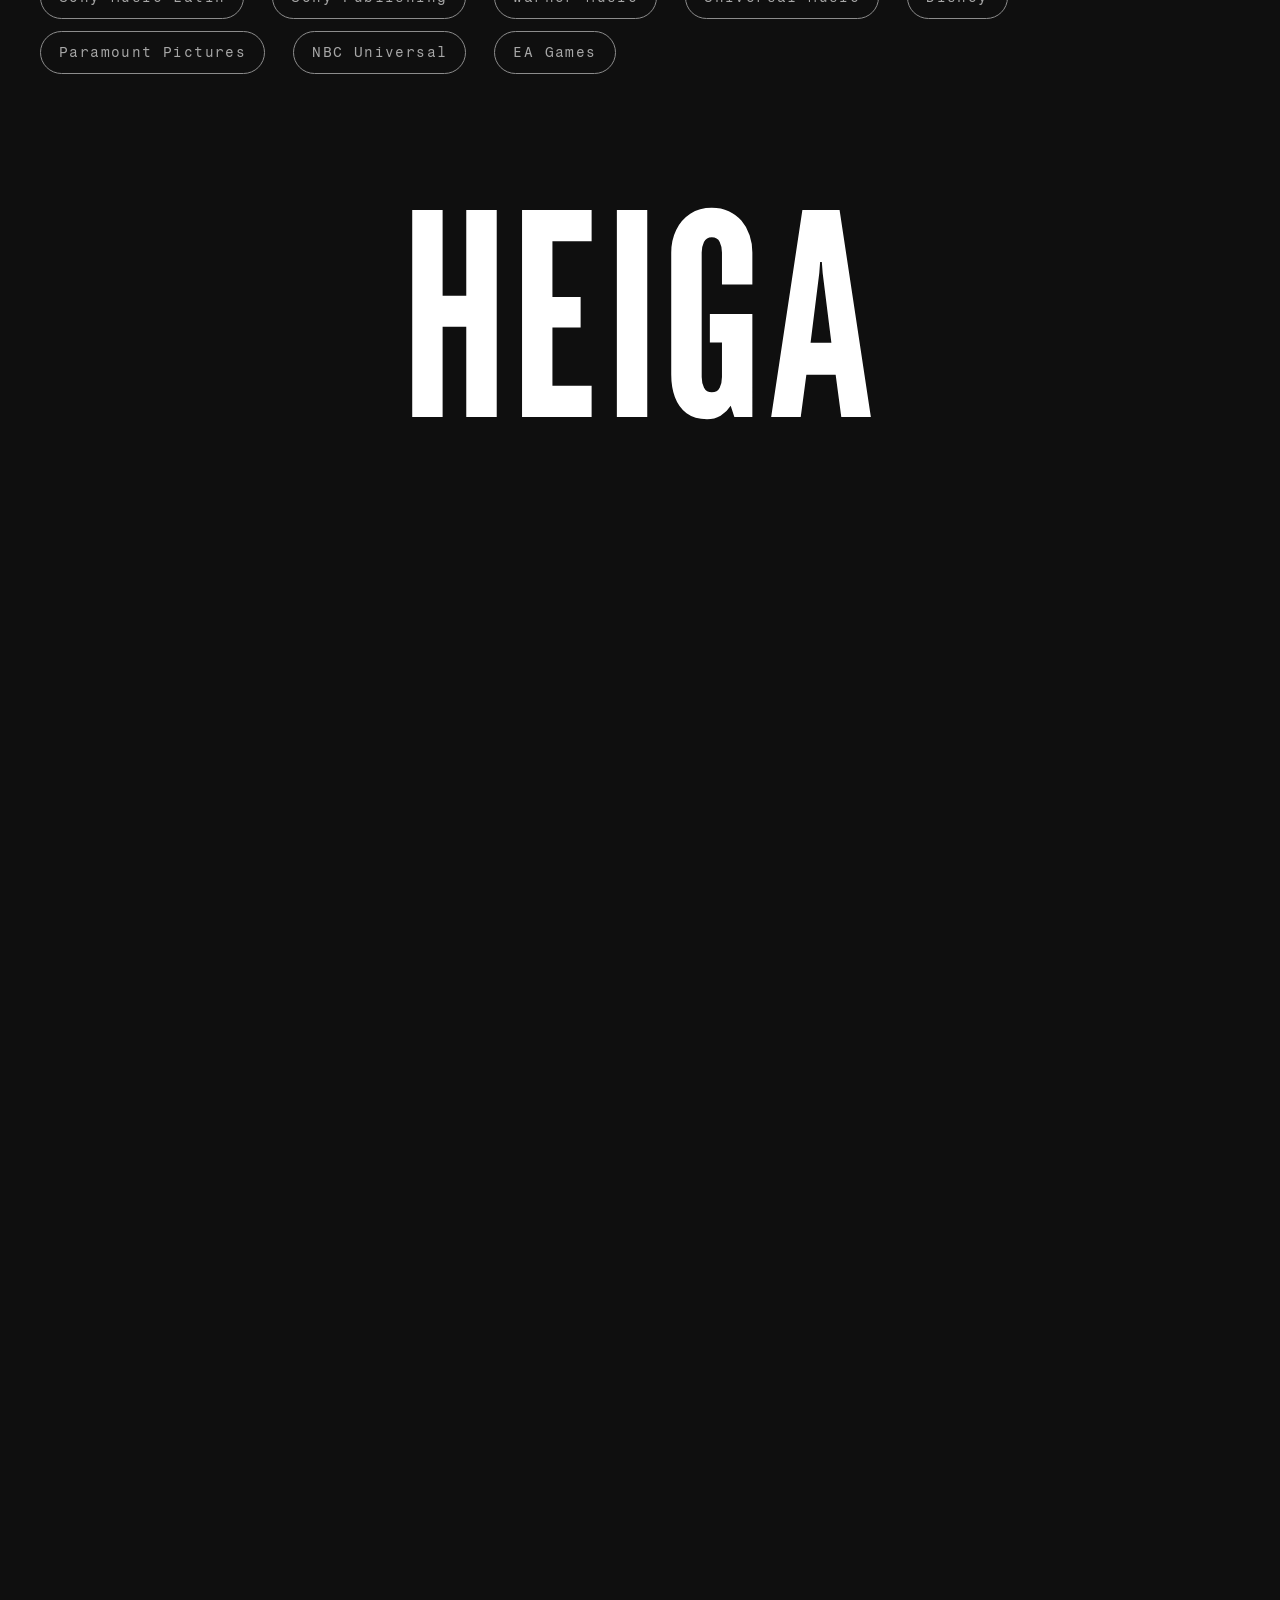
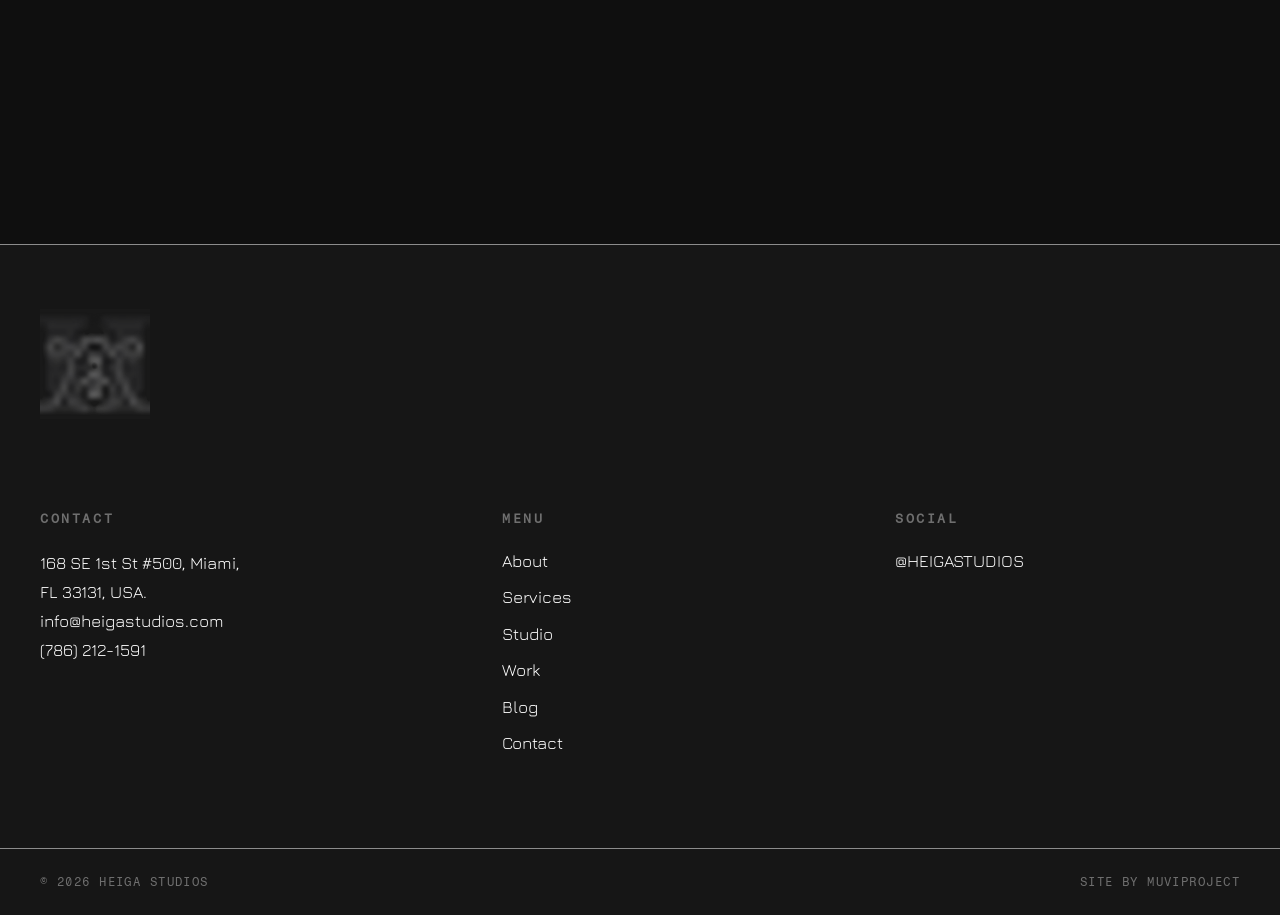
<file: about/index.html>
<!DOCTYPE html>
<html lang="en">
<head>
<meta charset="UTF-8">
<meta name="viewport" content="width=device-width, initial-scale=1.0">
<title>About | Heiga Studios — Miami Recording Studio</title>
<meta name="description" content="Heiga Studios: 20+ years of recording, mixing and creative audio in Downtown Miami. Meet Malury, Adrian and the team.">
<link rel="canonical" href="https://www.heigastudios.com/about/">
<meta name="robots" content="index, follow">
<meta property="og:type" content="website">
<meta property="og:site_name" content="Heiga Studios">
<meta property="og:title" content="About | Heiga Studios">
<meta property="og:description" content="20+ years of recording, mixing and creative audio in Downtown Miami.">
<meta property="og:url" content="https://www.heigastudios.com/about/">
<meta property="og:image" content="https://www.heigastudios.com/assets/img/f-01-hero.jpg">
<meta name="twitter:card" content="summary_large_image">
<link rel="stylesheet" href="../assets/css/fonts.css">
<link rel="icon" type="image/png" href="../assets/img/logo.png">
<link rel="stylesheet" href="../assets/css/style.css?v=3">
<script src="../assets/js/vendor/lenis.min.js" defer></script>
<script src="../assets/js/main.js?v=3" defer></script>
<script type="application/ld+json">
{"@context":"https://schema.org","@type":"BreadcrumbList","itemListElement":[
{"@type":"ListItem","position":1,"name":"Home","item":"https://www.heigastudios.com/"},
{"@type":"ListItem","position":2,"name":"About","item":"https://www.heigastudios.com/about/"}]}
</script>
</head>
<body>
<header class="site-header">
  <a class="brand" href="../" aria-label="Heiga Studios — home">HEIGA</a>
  <button class="menu-btn" data-menu-open aria-label="Open menu">MENU</button>
</header>
<div class="scrim" id="scrim"></div>
<aside class="drawer" id="drawer" aria-label="Site menu">
  <button class="drawer-close" data-menu-close>CLOSE</button>
  <nav>
    <a class="drawer-link" href="../"><span class="roll"><span>HOME</span><span>HOME</span></span></a>
    <a class="drawer-link" href="../about/"><span class="roll"><span>ABOUT</span><span>ABOUT</span></span></a>
    <a class="drawer-link" href="../services/"><span class="roll"><span>SERVICES</span><span>SERVICES</span></span></a>
    <a class="drawer-link" href="../studio/"><span class="roll"><span>STUDIO</span><span>STUDIO</span></span></a>
    <a class="drawer-link" href="../work/"><span class="roll"><span>WORK</span><span>WORK</span></span></a>
    <a class="drawer-link" href="../blog/"><span class="roll"><span>BLOG</span><span>BLOG</span></span></a>
    <a class="drawer-link" href="../contact/"><span class="roll"><span>CONTACT</span><span>CONTACT</span></span></a>
  </nav>
  <div class="social"><a href="https://www.instagram.com/HEIGASTUDIOS" target="_blank" rel="noopener">@HEIGASTUDIOS</a></div>
</aside>

<main>
  <section class="page-hero">
    <p class="eyebrow">ABOUT HEIGA</p>
    <h1>WHAT WE DO IS MORE <span class="accent">ART AND SOUL</span> THAN SCIENCE.</h1>
    <p class="lede">Heiga Studios, in the heart of Downtown Miami, has become a recognized name in the music industry — with a legacy of over 20 years and a community of award-winning artists, songs and albums.</p>
  </section>

  <section class="section">
    <div class="wrap">
      <p class="kicker">OUR TEAM</p>
      <div class="team-grid">
        <article class="member reveal">
          <div class="ph"><span class="initials">M</span><img src="../assets/img/f-24-malury.jpg" alt="Malury, Founder and CEO of Heiga Studios" width="800" height="800" loading="lazy" onerror="this.style.display='none'"></div>
          <h3>Malury</h3>
          <p class="role">FOUNDER &amp; CEO</p>
          <p>A trailblazing entrepreneur redefining studio ownership — fostering a supportive, inclusive environment for renowned artists.<!-- PROVISORIO --></p>
        </article>
        <article class="member reveal">
          <div class="ph"><span class="initials">A</span><img src="../assets/img/f-25-adrian.jpg" alt="Adrian, Vice President of Heiga Studios" width="800" height="800" loading="lazy" onerror="this.style.display='none'"></div>
          <h3>Adrian</h3>
          <p class="role">VICE PRESIDENT</p>
          <p>Multi-platinum, Latin Grammy award-winning engineer and producer.<!-- PROVISORIO --></p>
        </article>
        <article class="member reveal">
          <div class="ph"><span class="initials">P</span><img src="../assets/img/f-26-paulio.jpg" alt="Paulio, Heiga Studios team" width="800" height="800" loading="lazy" onerror="this.style.display='none'"></div>
          <h3>Paulio</h3>
          <p class="role">ENGINEER</p>
          <p><!-- PROVISORIO: bio pending -->Studio engineer and session specialist.<!-- PROVISORIO --></p>
        </article>
        <article class="member reveal">
          <div class="ph"><span class="initials">C</span><img src="../assets/img/f-27-charly.jpg" alt="Charly, Heiga Studios team" width="800" height="800" loading="lazy" onerror="this.style.display='none'"></div>
          <h3>Charly</h3>
          <p class="role">PRODUCER</p>
          <p><!-- PROVISORIO: bio pending -->Producer and creative collaborator.<!-- PROVISORIO --></p>
        </article>
      </div>
      <!-- PROVISORIO: team photos must be real — request from Malury -->
    </div>
  </section>

  <section class="section" style="padding-top:0">
    <div class="wrap">
      <p class="kicker">SELECTED CLIENTS</p>
      <ul class="client-list reveal">
        <li>Sony Music Latin</li><li>Sony Publishing</li><li>Warner Music</li>
        <li>Universal Music</li><li>Disney</li><li>Paramount Pictures</li>
        <li>NBC Universal</li><li>EA Games</li>
      </ul>
      <!-- PROVISORIO: confirm authorized client list with Malury -->
    </div>
  </section>

  <footer>
    <div class="foot-pin" aria-hidden="true"><div class="wordmark">HEIGA</div></div>
    <div class="foot-body">
      <div class="foot-brand"><img src="../assets/img/logo.png" alt="Heiga Studios logo" width="220" height="220" loading="lazy"></div>
      <div class="foot-grid">
        <div>
          <h4>CONTACT</h4>
          <address>168 SE 1st St #500, Miami,<br>FL 33131, USA.<br>
          <a href="mailto:info@heigastudios.com">info@heigastudios.com</a><br>
          <a href="tel:+17862121591">(786) 212-1591</a></address>
        </div>
        <nav aria-label="Footer"><h4>MENU</h4>
          <div class="foot-nav"><a href="../about/">About</a><a href="../services/">Services</a><a href="../studio/">Studio</a><a href="../work/">Work</a><a href="../blog/">Blog</a><a href="../contact/">Contact</a></div>
        </nav>
        <div><h4>SOCIAL</h4><div class="foot-nav"><a href="https://www.instagram.com/HEIGASTUDIOS" target="_blank" rel="noopener">@HEIGASTUDIOS</a></div></div>
      </div>
      <div class="foot-bottom"><span>© 2026 HEIGA STUDIOS</span><span>SITE BY MUVIPROJECT</span></div>
    </div>
  </footer>
</main>
</body>
</html>
</file>
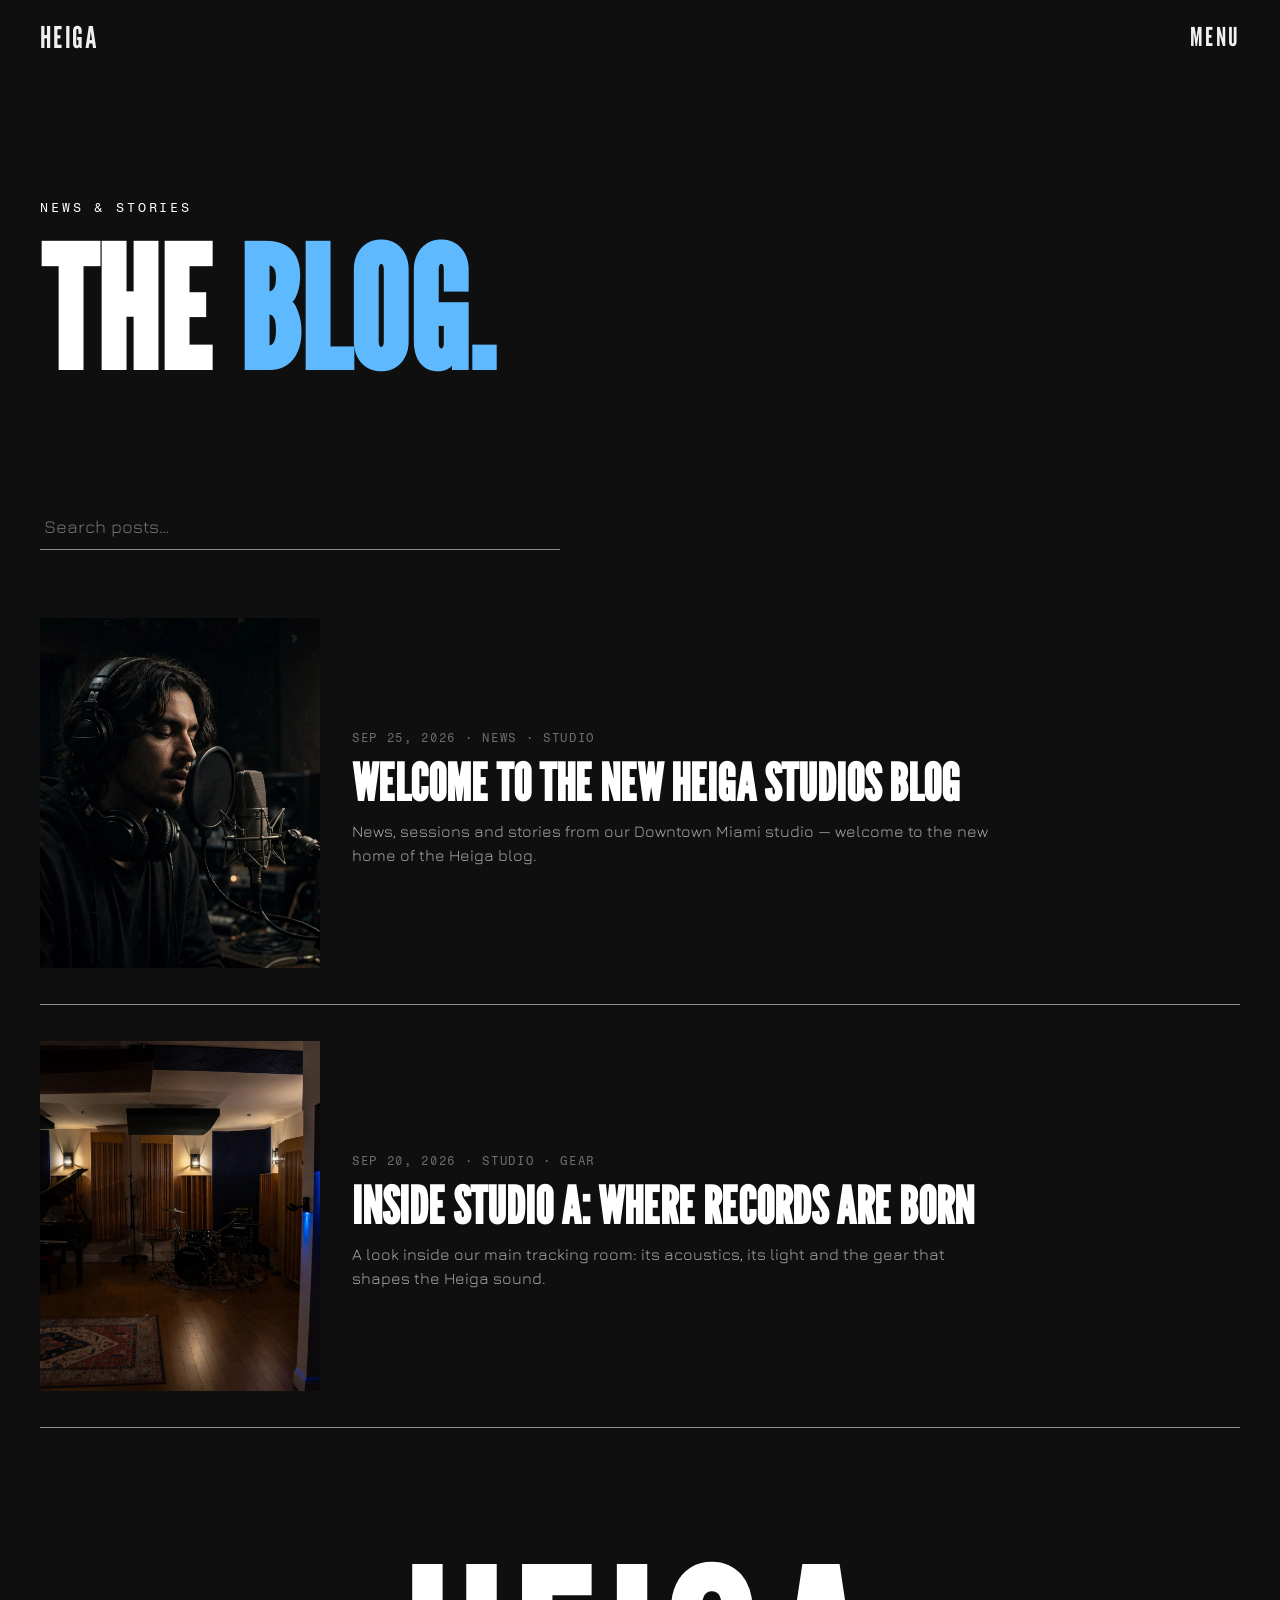
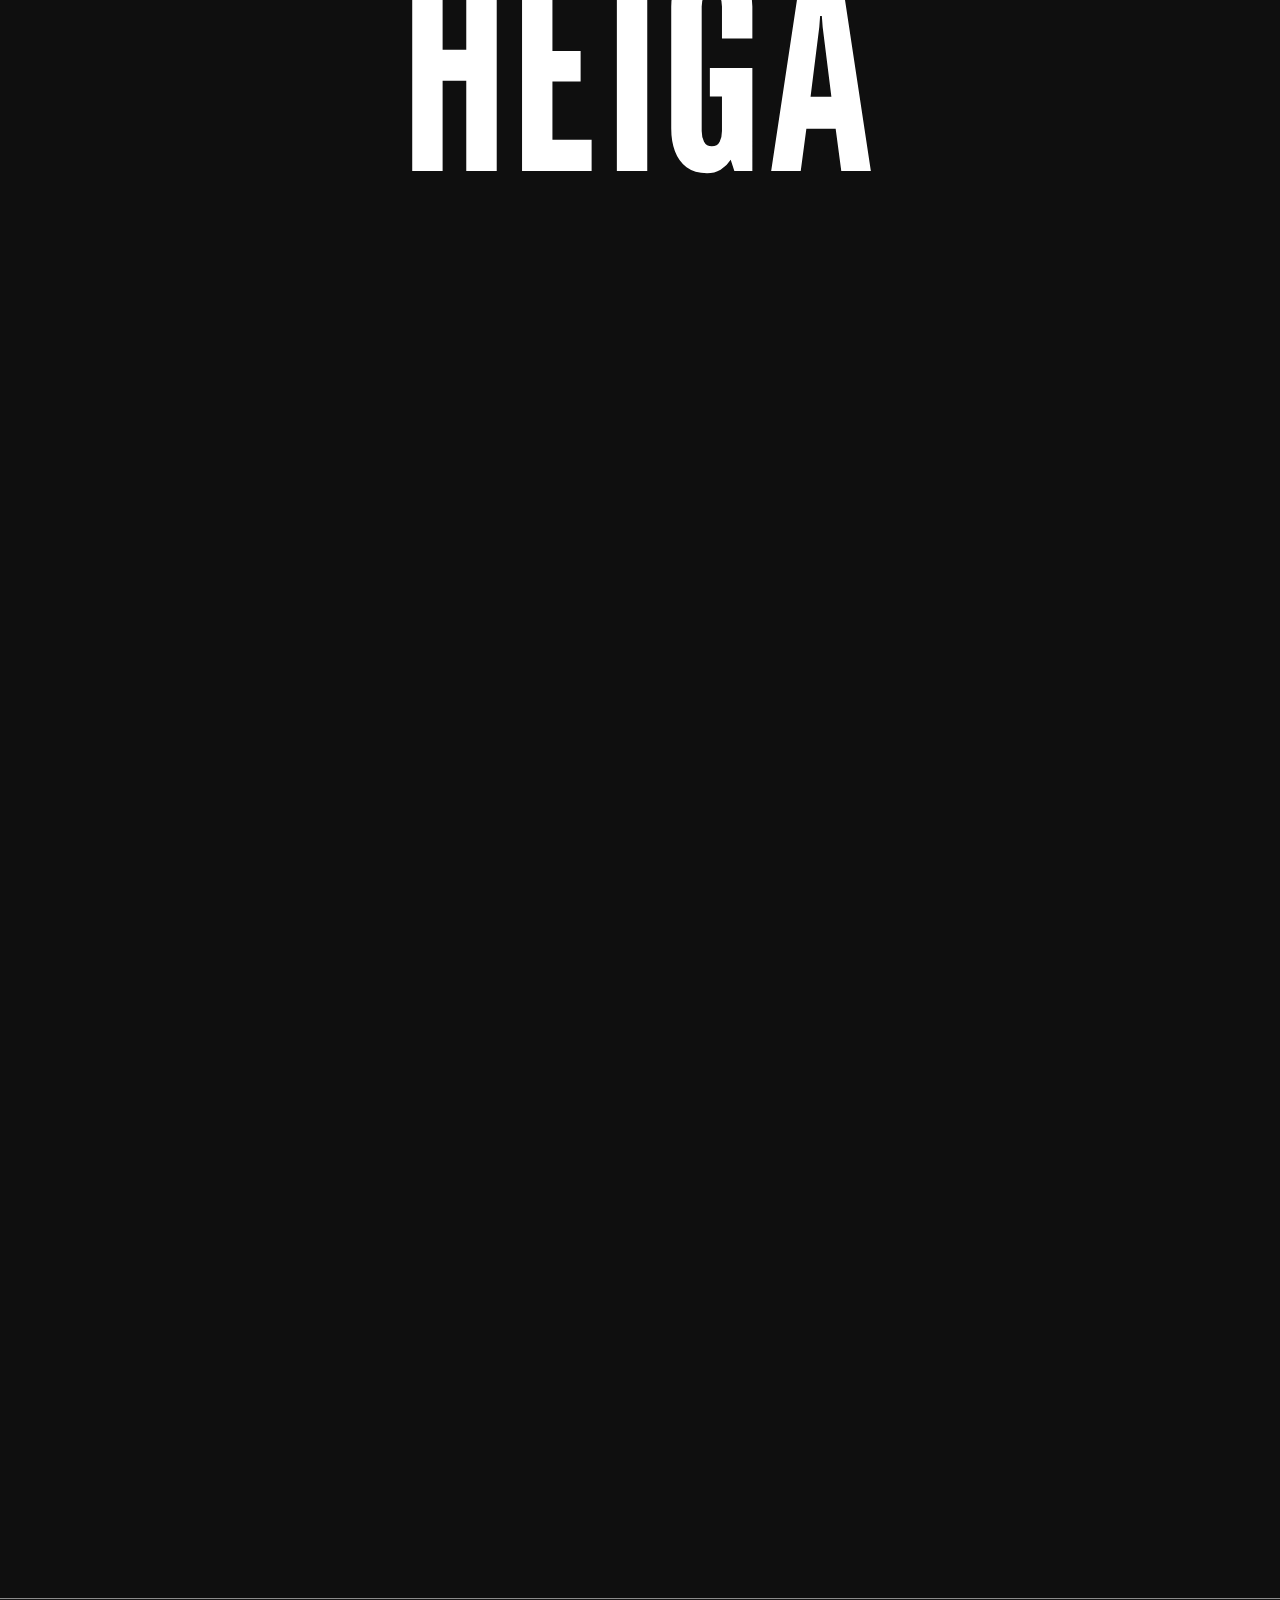
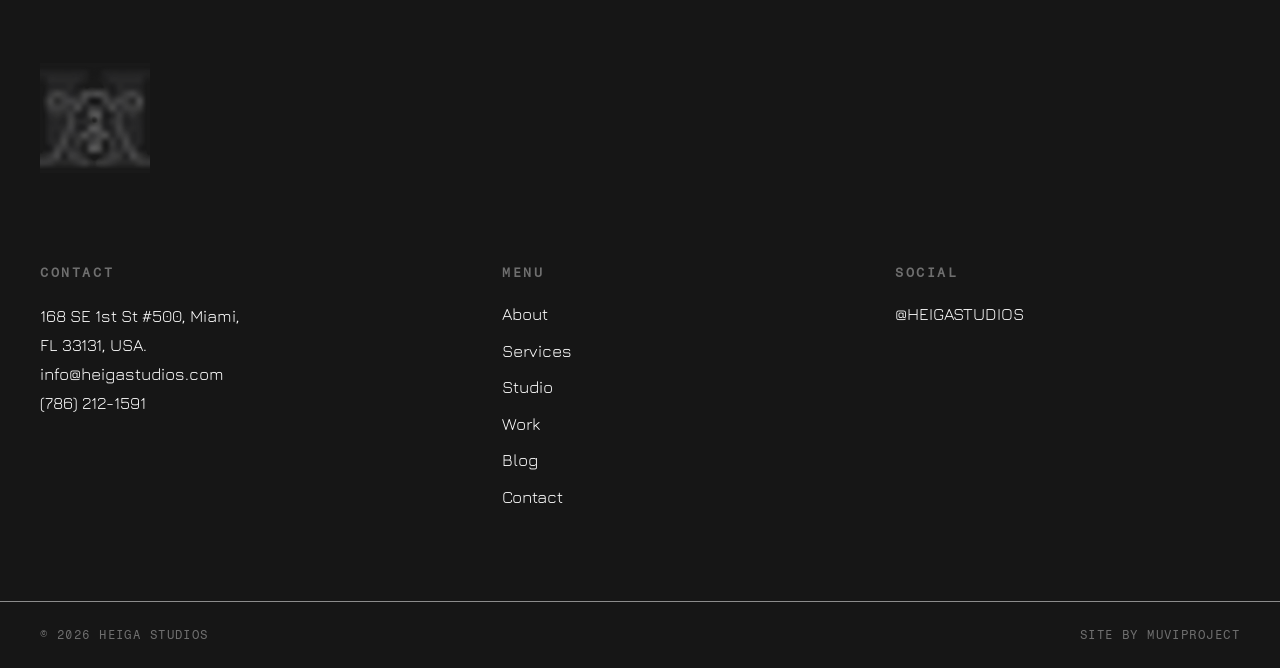
<file: blog/index.html>
<!DOCTYPE html>
<html lang="en">
<head>
<meta charset="UTF-8">
<meta name="viewport" content="width=device-width, initial-scale=1.0">
<title>Blog | Heiga Studios — News from our Miami Studio</title>
<meta name="description" content="News, session stories and press from Heiga Studios, our Downtown Miami recording studio.">
<link rel="canonical" href="https://www.heigastudios.com/blog/">
<meta name="robots" content="index, follow">
<meta property="og:type" content="website">
<meta property="og:site_name" content="Heiga Studios">
<meta property="og:title" content="Blog | Heiga Studios">
<meta property="og:description" content="News, session stories and press from Heiga Studios Miami.">
<meta property="og:url" content="https://www.heigastudios.com/blog/">
<meta property="og:image" content="https://www.heigastudios.com/assets/img/f-01-hero.jpg">
<meta name="twitter:card" content="summary_large_image">
<link rel="icon" type="image/png" href="../assets/img/logo.png">
<link rel="stylesheet" href="../assets/css/fonts.css">
<link rel="stylesheet" href="../assets/css/style.css?v=3">
<script src="../assets/js/vendor/lenis.min.js" defer></script>
<script src="../assets/js/main.js?v=3" defer></script>
<script type="application/ld+json">
{"@context":"https://schema.org","@type":"BreadcrumbList","itemListElement":[
{"@type":"ListItem","position":1,"name":"Home","item":"https://www.heigastudios.com/"},
{"@type":"ListItem","position":2,"name":"Blog","item":"https://www.heigastudios.com/blog/"}]}
</script>
</head>
<body>
<header class="site-header">
  <a class="brand" href="../" aria-label="Heiga Studios — home">HEIGA</a>
  <button class="menu-btn" data-menu-open aria-label="Open menu">MENU</button>
</header>
<div class="scrim" id="scrim"></div>
<aside class="drawer" id="drawer" aria-label="Site menu">
  <button class="drawer-close" data-menu-close>CLOSE</button>
  <nav>
    <a class="drawer-link" href="../"><span class="roll"><span>HOME</span><span>HOME</span></span></a>
    <a class="drawer-link" href="../about/"><span class="roll"><span>ABOUT</span><span>ABOUT</span></span></a>
    <a class="drawer-link" href="../services/"><span class="roll"><span>SERVICES</span><span>SERVICES</span></span></a>
    <a class="drawer-link" href="../studio/"><span class="roll"><span>STUDIO</span><span>STUDIO</span></span></a>
    <a class="drawer-link" href="../work/"><span class="roll"><span>WORK</span><span>WORK</span></span></a>
    <a class="drawer-link" href="../blog/"><span class="roll"><span>BLOG</span><span>BLOG</span></span></a>
    <a class="drawer-link" href="../contact/"><span class="roll"><span>CONTACT</span><span>CONTACT</span></span></a>
  </nav>
  <div class="social"><a href="https://www.instagram.com/HEIGASTUDIOS" target="_blank" rel="noopener">@HEIGASTUDIOS</a></div>
</aside>
<main>
  <section class="page-hero">
    <p class="eyebrow">NEWS &amp; STORIES</p>
    <h1>THE <span class="accent">BLOG.</span></h1>
  </section>
  <section class="section" style="padding-top:0">
    <div class="wrap">
      <div class="search"><input id="blog-search" type="search" placeholder="Search posts…" aria-label="Search posts"></div>
      <div class="blog-list">

        <a class="blog-row reveal in" href="../blog/welcome-to-the-new-heiga-blog/" data-search="Welcome to the New Heiga Studios Blog News, sessions and stories from our Downtown Miami studio — welcome to the new home of the Heiga blog. news studio">
          <img src="../assets/img/f-18-work-1.jpg" alt="Recording session with artist at Heiga Studios" width="560" height="350" loading="lazy">
          <div>
            <p class="meta">SEP 25, 2026 · NEWS · STUDIO</p>
            <h2>Welcome to the New Heiga Studios Blog</h2>
            <p>News, sessions and stories from our Downtown Miami studio — welcome to the new home of the Heiga blog.</p>
          </div>
        </a>

        <a class="blog-row reveal in" href="../blog/inside-studio-a/" data-search="Inside Studio A: Where Records Are Born A look inside our main tracking room: its acoustics, its light and the gear that shapes the Heiga sound. studio gear">
          <img src="../assets/img/f-23-studio-hero.jpg" alt="Studio A live room with acoustic wood panels and grand piano" width="560" height="350" loading="lazy">
          <div>
            <p class="meta">SEP 20, 2026 · STUDIO · GEAR</p>
            <h2>Inside Studio A: Where Records Are Born</h2>
            <p>A look inside our main tracking room: its acoustics, its light and the gear that shapes the Heiga sound.</p>
          </div>
        </a>
      </div>
    </div>
  </section>
  <footer>
    <div class="foot-pin" aria-hidden="true"><div class="wordmark">HEIGA</div></div>
    <div class="foot-body">
      <div class="foot-brand"><img src="../assets/img/logo.png" alt="Heiga Studios logo" width="220" height="220" loading="lazy"></div>
      <div class="foot-grid">
        <div><h4>CONTACT</h4><address>168 SE 1st St #500, Miami,<br>FL 33131, USA.<br>
        <a href="mailto:info@heigastudios.com">info@heigastudios.com</a><br>
        <a href="tel:+17862121591">(786) 212-1591</a></address></div>
        <nav aria-label="Footer"><h4>MENU</h4>
          <div class="foot-nav"><a href="../about/">About</a><a href="../services/">Services</a><a href="../studio/">Studio</a><a href="../work/">Work</a><a href="../blog/">Blog</a><a href="../contact/">Contact</a></div>
        </nav>
        <div><h4>SOCIAL</h4><div class="foot-nav"><a href="https://www.instagram.com/HEIGASTUDIOS" target="_blank" rel="noopener">@HEIGASTUDIOS</a></div></div>
      </div>
      <div class="foot-bottom"><span>© 2026 HEIGA STUDIOS</span><span>SITE BY MUVIPROJECT</span></div>
    </div>
  </footer>
</main>
</body>
</html>
</file>
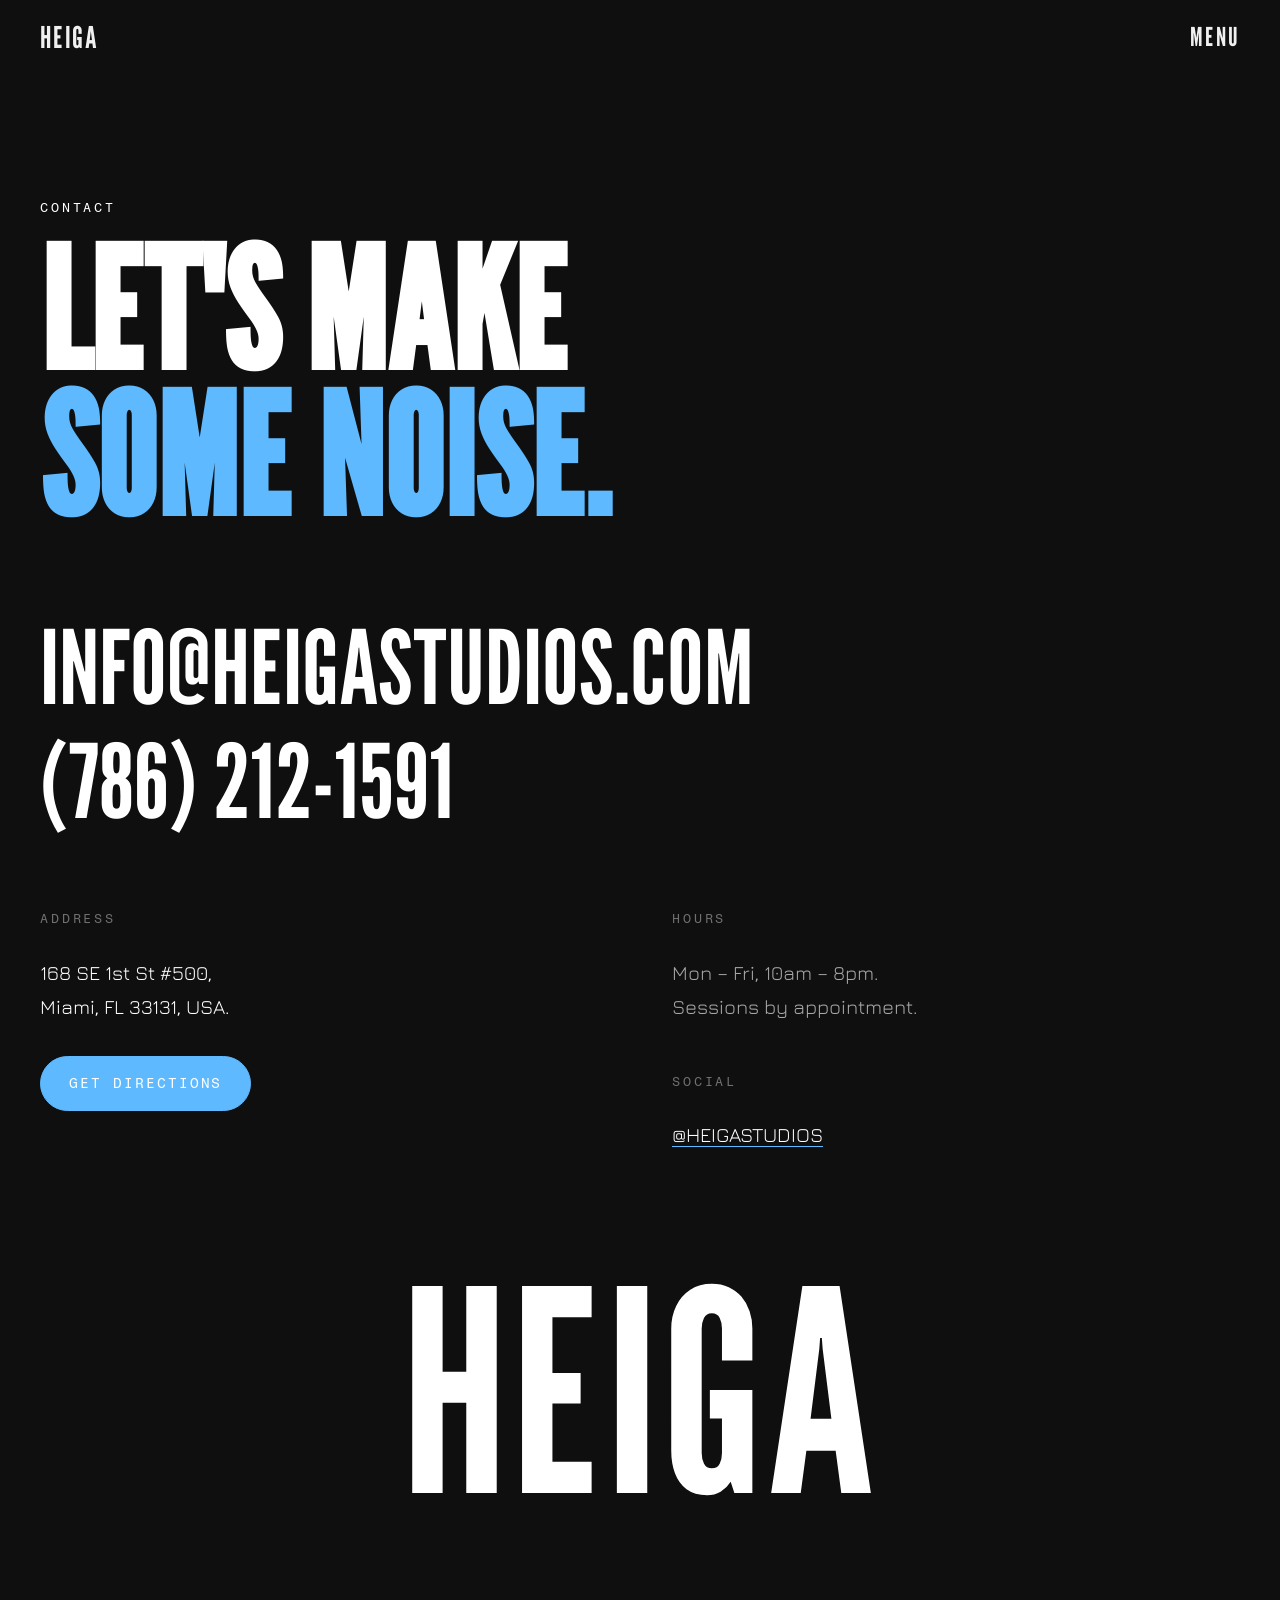
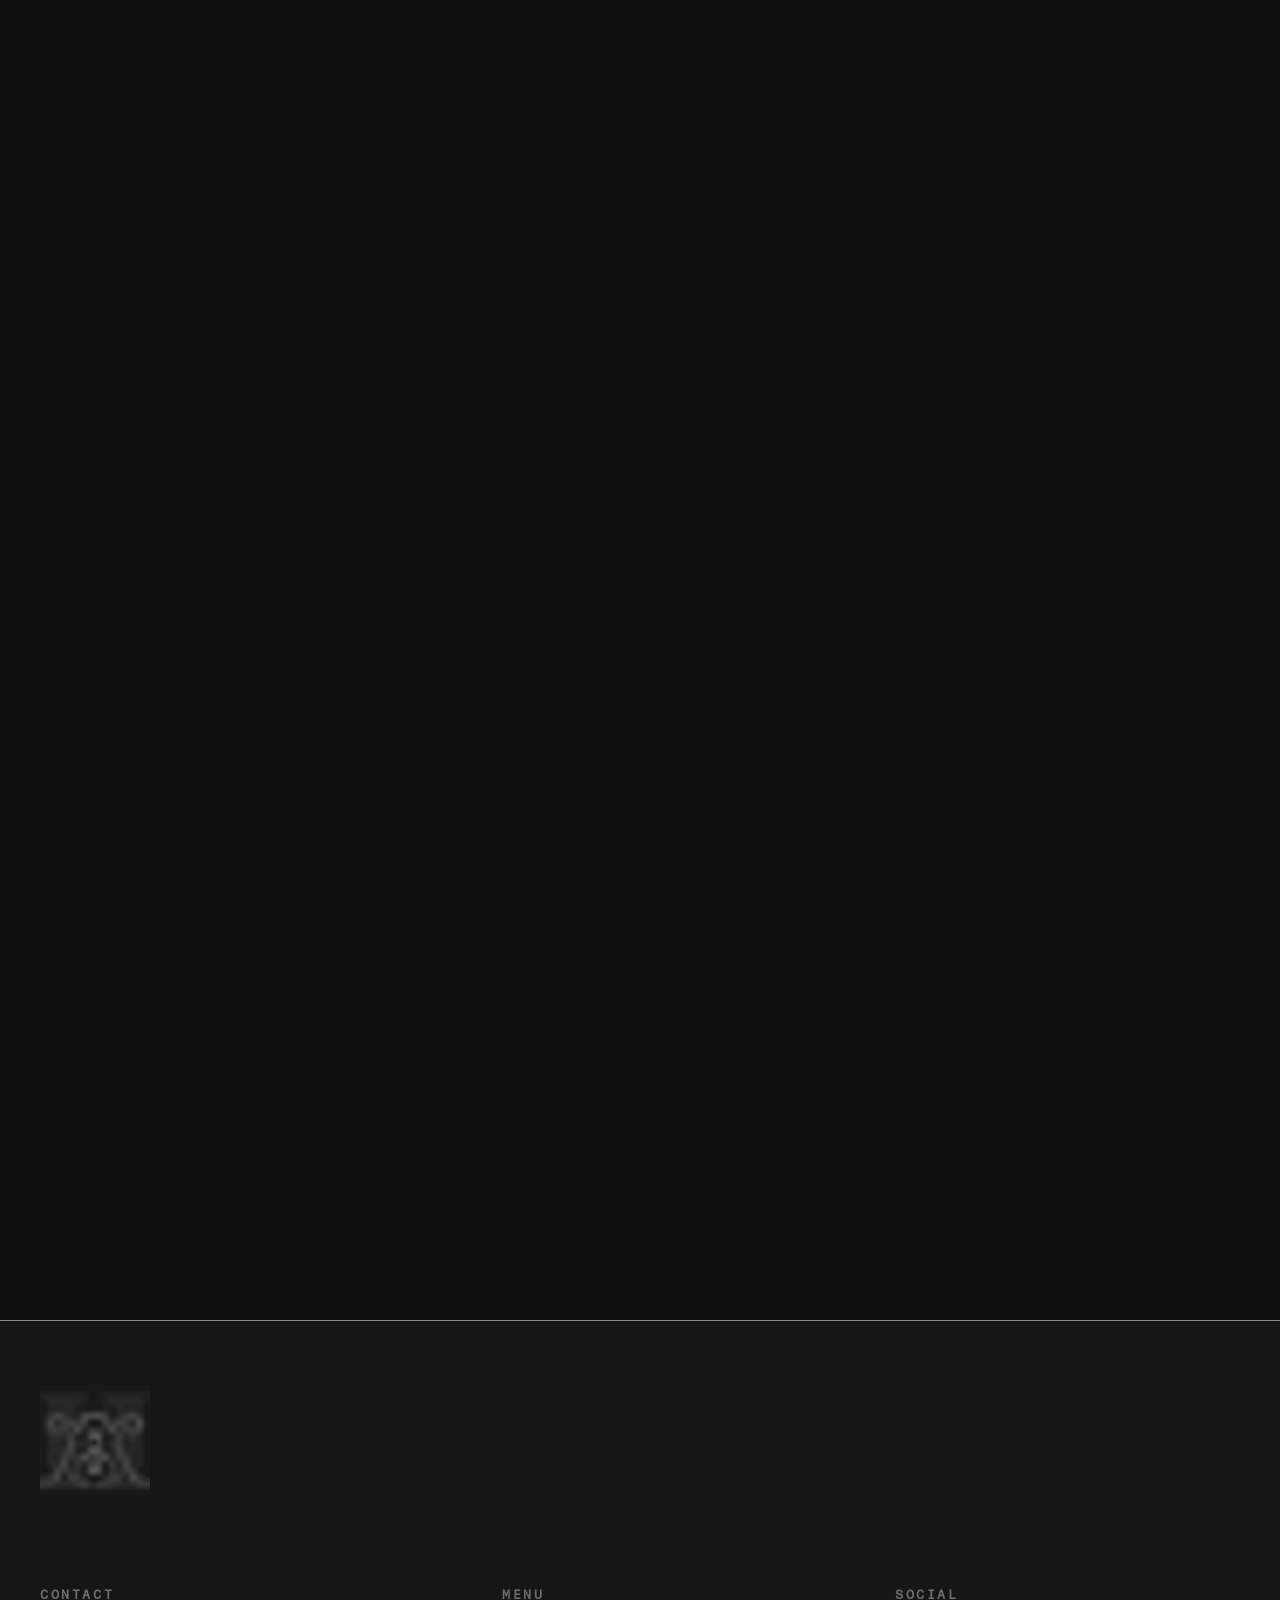
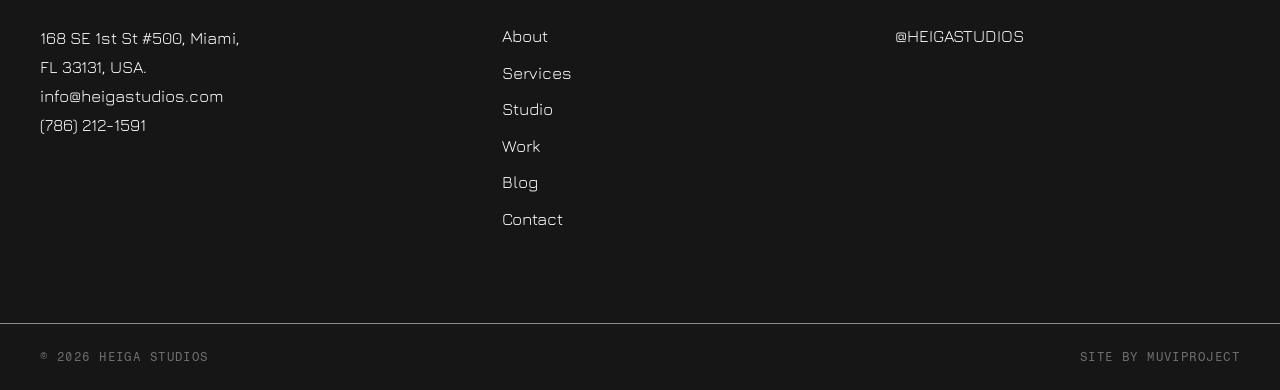
<file: contact/index.html>
<!DOCTYPE html>
<html lang="en">
<head>
<meta charset="UTF-8">
<meta name="viewport" content="width=device-width, initial-scale=1.0">
<title>Contact | Heiga Studios — Miami, FL</title>
<meta name="description" content="Contact Heiga Studios: 168 SE 1st St #500, Miami, FL 33131. Email info@heigastudios.com, call (786) 212-1591.">
<link rel="canonical" href="https://www.heigastudios.com/contact/">
<meta name="robots" content="index, follow">
<meta property="og:type" content="website">
<meta property="og:site_name" content="Heiga Studios">
<meta property="og:title" content="Contact | Heiga Studios">
<meta property="og:description" content="168 SE 1st St #500, Miami, FL 33131 — info@heigastudios.com — (786) 212-1591.">
<meta property="og:url" content="https://www.heigastudios.com/contact/">
<meta property="og:image" content="https://www.heigastudios.com/assets/img/f-01-hero.jpg">
<meta name="twitter:card" content="summary_large_image">
<link rel="stylesheet" href="../assets/css/fonts.css">
<link rel="icon" type="image/png" href="../assets/img/logo.png">
<link rel="stylesheet" href="../assets/css/style.css?v=3">
<script src="../assets/js/vendor/lenis.min.js" defer></script>
<script src="../assets/js/main.js?v=3" defer></script>
<script type="application/ld+json">
{"@context":"https://schema.org","@type":"RecordingStudio","name":"Heiga Studios",
"url":"https://www.heigastudios.com/contact/",
"telephone":"+1-786-212-1591","email":"info@heigastudios.com",
"address":{"@type":"PostalAddress","streetAddress":"168 SE 1st St #500","addressLocality":"Miami","addressRegion":"FL","postalCode":"33131","addressCountry":"US"},
"sameAs":["https://www.instagram.com/HEIGASTUDIOS"],
"openingHours":"Mo-Fr 10:00-20:00"}
</script>
<script type="application/ld+json">
{"@context":"https://schema.org","@type":"BreadcrumbList","itemListElement":[
{"@type":"ListItem","position":1,"name":"Home","item":"https://www.heigastudios.com/"},
{"@type":"ListItem","position":2,"name":"Contact","item":"https://www.heigastudios.com/contact/"}]}
</script>
</head>
<body>
<header class="site-header">
  <a class="brand" href="../" aria-label="Heiga Studios — home">HEIGA</a>
  <button class="menu-btn" data-menu-open aria-label="Open menu">MENU</button>
</header>
<div class="scrim" id="scrim"></div>
<aside class="drawer" id="drawer" aria-label="Site menu">
  <button class="drawer-close" data-menu-close>CLOSE</button>
  <nav>
    <a class="drawer-link" href="../"><span class="roll"><span>HOME</span><span>HOME</span></span></a>
    <a class="drawer-link" href="../about/"><span class="roll"><span>ABOUT</span><span>ABOUT</span></span></a>
    <a class="drawer-link" href="../services/"><span class="roll"><span>SERVICES</span><span>SERVICES</span></span></a>
    <a class="drawer-link" href="../studio/"><span class="roll"><span>STUDIO</span><span>STUDIO</span></span></a>
    <a class="drawer-link" href="../work/"><span class="roll"><span>WORK</span><span>WORK</span></span></a>
    <a class="drawer-link" href="../blog/"><span class="roll"><span>BLOG</span><span>BLOG</span></span></a>
    <a class="drawer-link" href="../contact/"><span class="roll"><span>CONTACT</span><span>CONTACT</span></span></a>
  </nav>
  <div class="social"><a href="https://www.instagram.com/HEIGASTUDIOS" target="_blank" rel="noopener">@HEIGASTUDIOS</a></div>
</aside>

<main>
  <section class="page-hero">
    <p class="eyebrow">CONTACT</p>
    <h1>LET'S MAKE<br><span class="accent">SOME NOISE.</span></h1>
    <!-- PROVISORIO: hero copy pending Malury -->
  </section>

  <section class="section" style="padding-top:0">
    <div class="wrap">
      <p class="contact-big reveal"><a href="mailto:info@heigastudios.com">INFO@HEIGASTUDIOS.COM</a></p>
      <p class="contact-big reveal" style="margin-top:16px"><a href="tel:+17862121591">(786) 212-1591</a></p>
      <div class="two-col" style="margin-top:80px">
        <div class="reveal">
          <p class="kicker">ADDRESS</p>
          <address style="font-style:normal;font-size:20px;line-height:1.7">
            168 SE 1st St #500,<br>Miami, FL 33131, USA.
          </address>
          <div class="play-row">
            <a class="btn solid" href="https://maps.google.com/?q=168+SE+1st+St+%23500+Miami+FL+33131" target="_blank" rel="noopener">GET DIRECTIONS</a>
          </div>
        </div>
        <div class="reveal">
          <p class="kicker">HOURS</p>
          <p style="font-size:20px;line-height:1.7;color:var(--muted)">Mon – Fri, 10am – 8pm.<br>Sessions by appointment.</p>
          <!-- PROVISORIO: hours pending Malury -->
          <p class="kicker" style="margin-top:48px">SOCIAL</p>
          <p style="font-size:20px"><a href="https://www.instagram.com/HEIGASTUDIOS" target="_blank" rel="noopener" style="border-bottom:1px solid var(--accent)">@HEIGASTUDIOS</a></p>
        </div>
      </div>
      <!-- PROVISORIO: contact form — decision pending (form vs email/phone only) -->
    </div>
  </section>

  <footer>
    <div class="foot-pin" aria-hidden="true"><div class="wordmark">HEIGA</div></div>
    <div class="foot-body">
      <div class="foot-brand"><img src="../assets/img/logo.png" alt="Heiga Studios logo" width="220" height="220" loading="lazy"></div>
      <div class="foot-grid">
        <div><h4>CONTACT</h4><address>168 SE 1st St #500, Miami,<br>FL 33131, USA.<br>
        <a href="mailto:info@heigastudios.com">info@heigastudios.com</a><br>
        <a href="tel:+17862121591">(786) 212-1591</a></address></div>
        <nav aria-label="Footer"><h4>MENU</h4>
          <div class="foot-nav"><a href="../about/">About</a><a href="../services/">Services</a><a href="../studio/">Studio</a><a href="../work/">Work</a><a href="../blog/">Blog</a><a href="../contact/">Contact</a></div>
        </nav>
        <div><h4>SOCIAL</h4><div class="foot-nav"><a href="https://www.instagram.com/HEIGASTUDIOS" target="_blank" rel="noopener">@HEIGASTUDIOS</a></div></div>
      </div>
      <div class="foot-bottom"><span>© 2026 HEIGA STUDIOS</span><span>SITE BY MUVIPROJECT</span></div>
    </div>
  </footer>
</main>
</body>
</html>
</file>
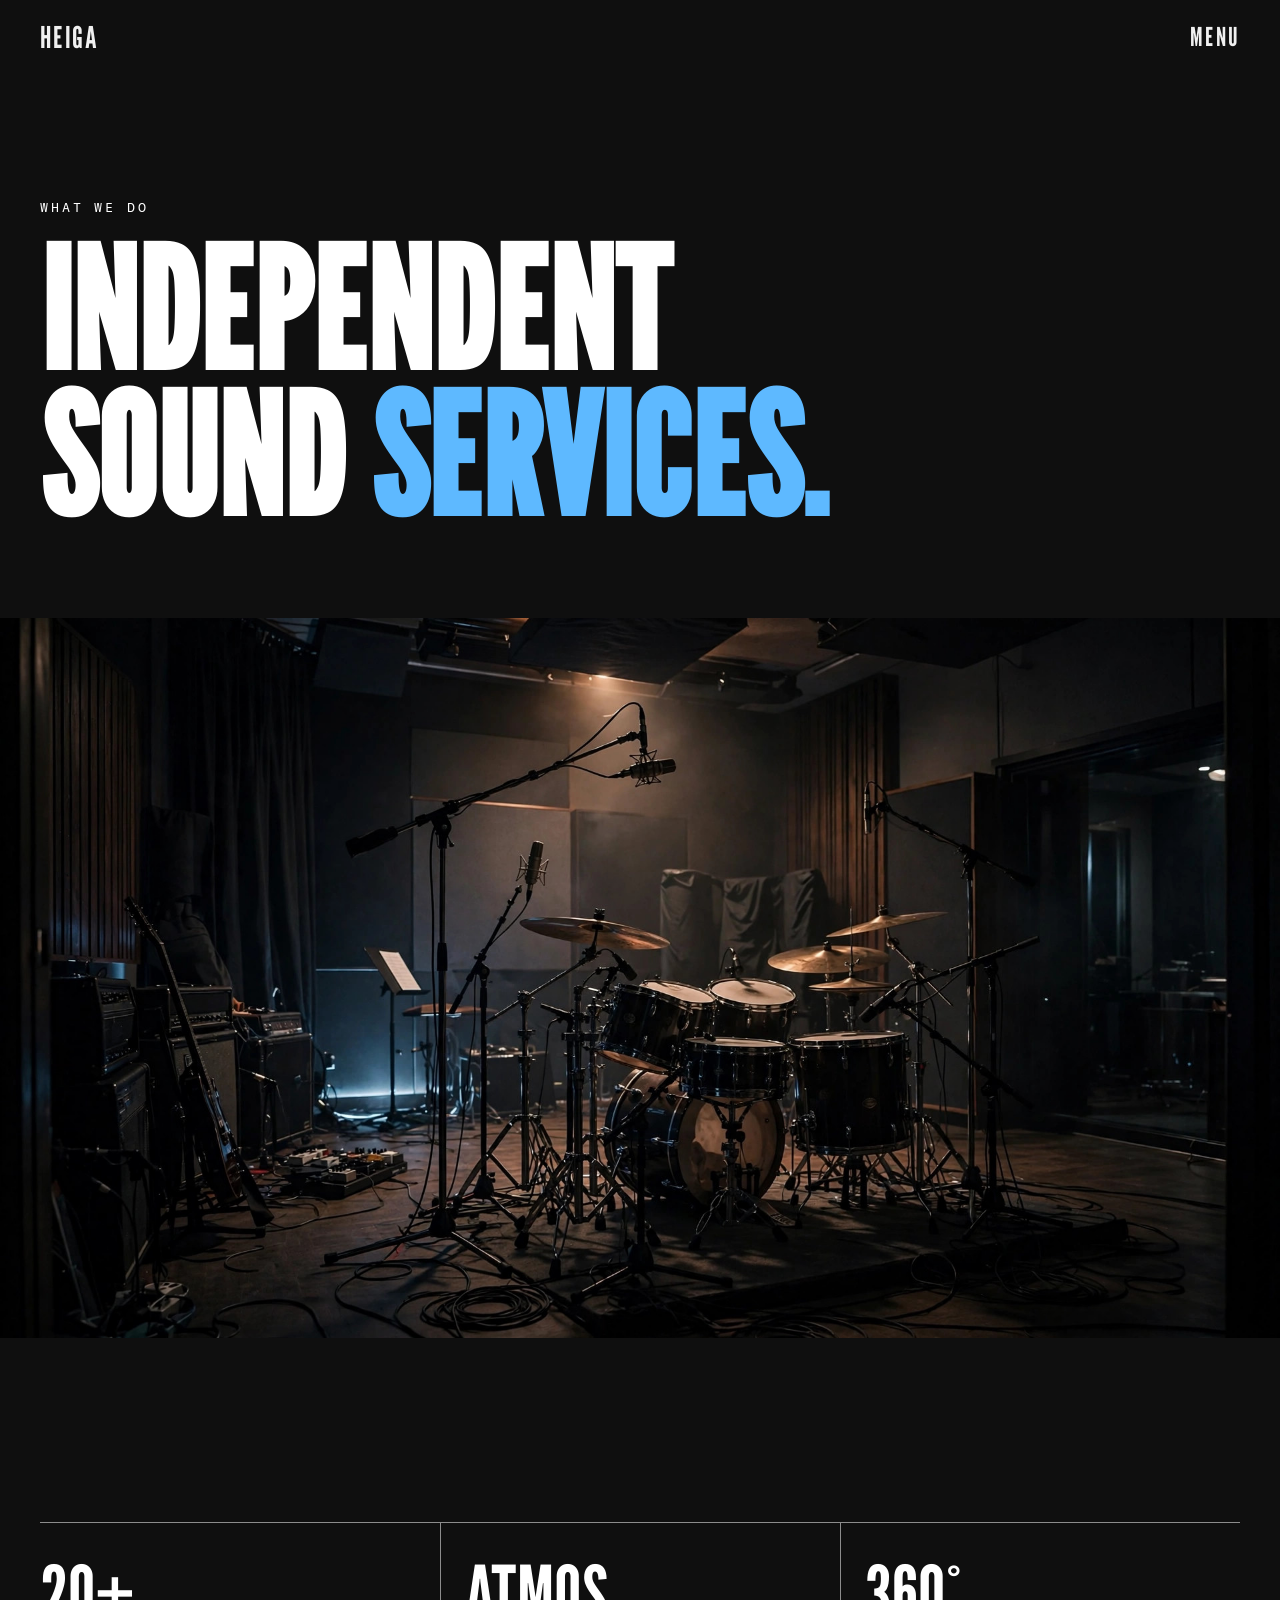
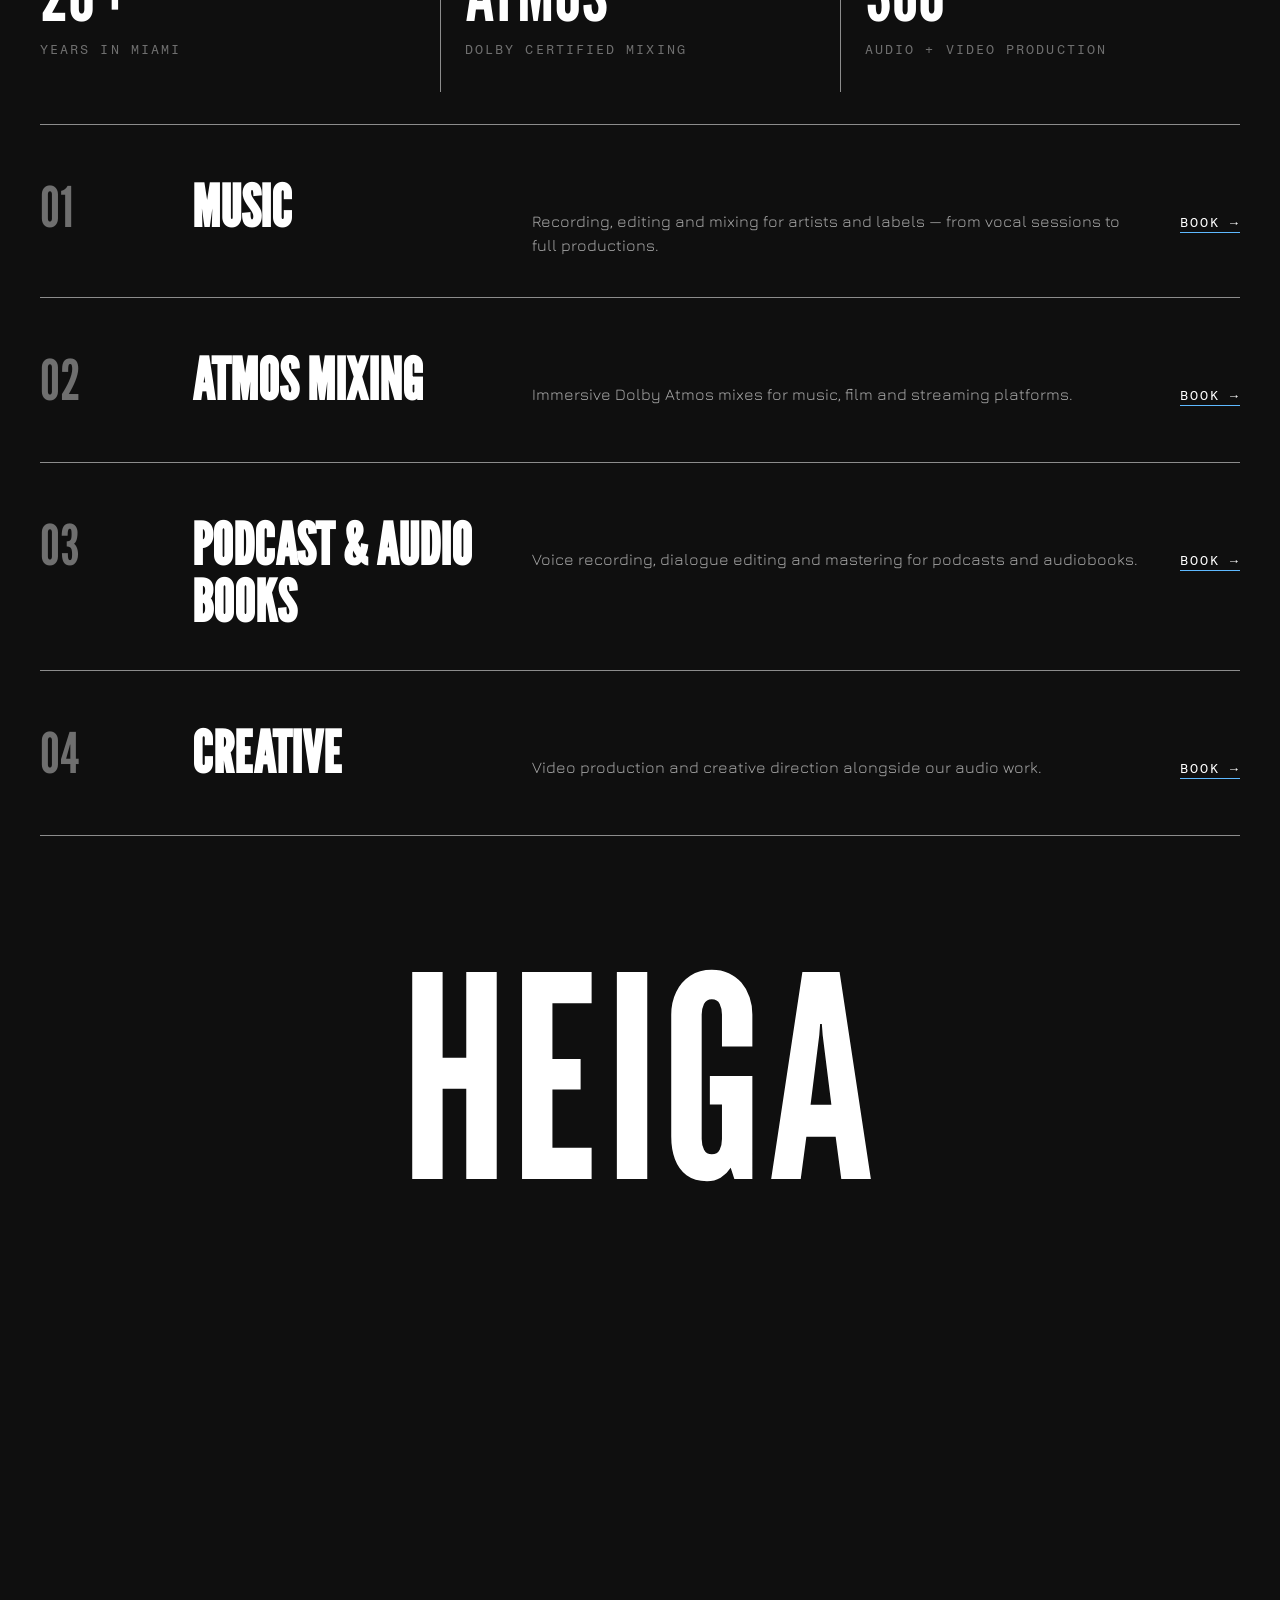
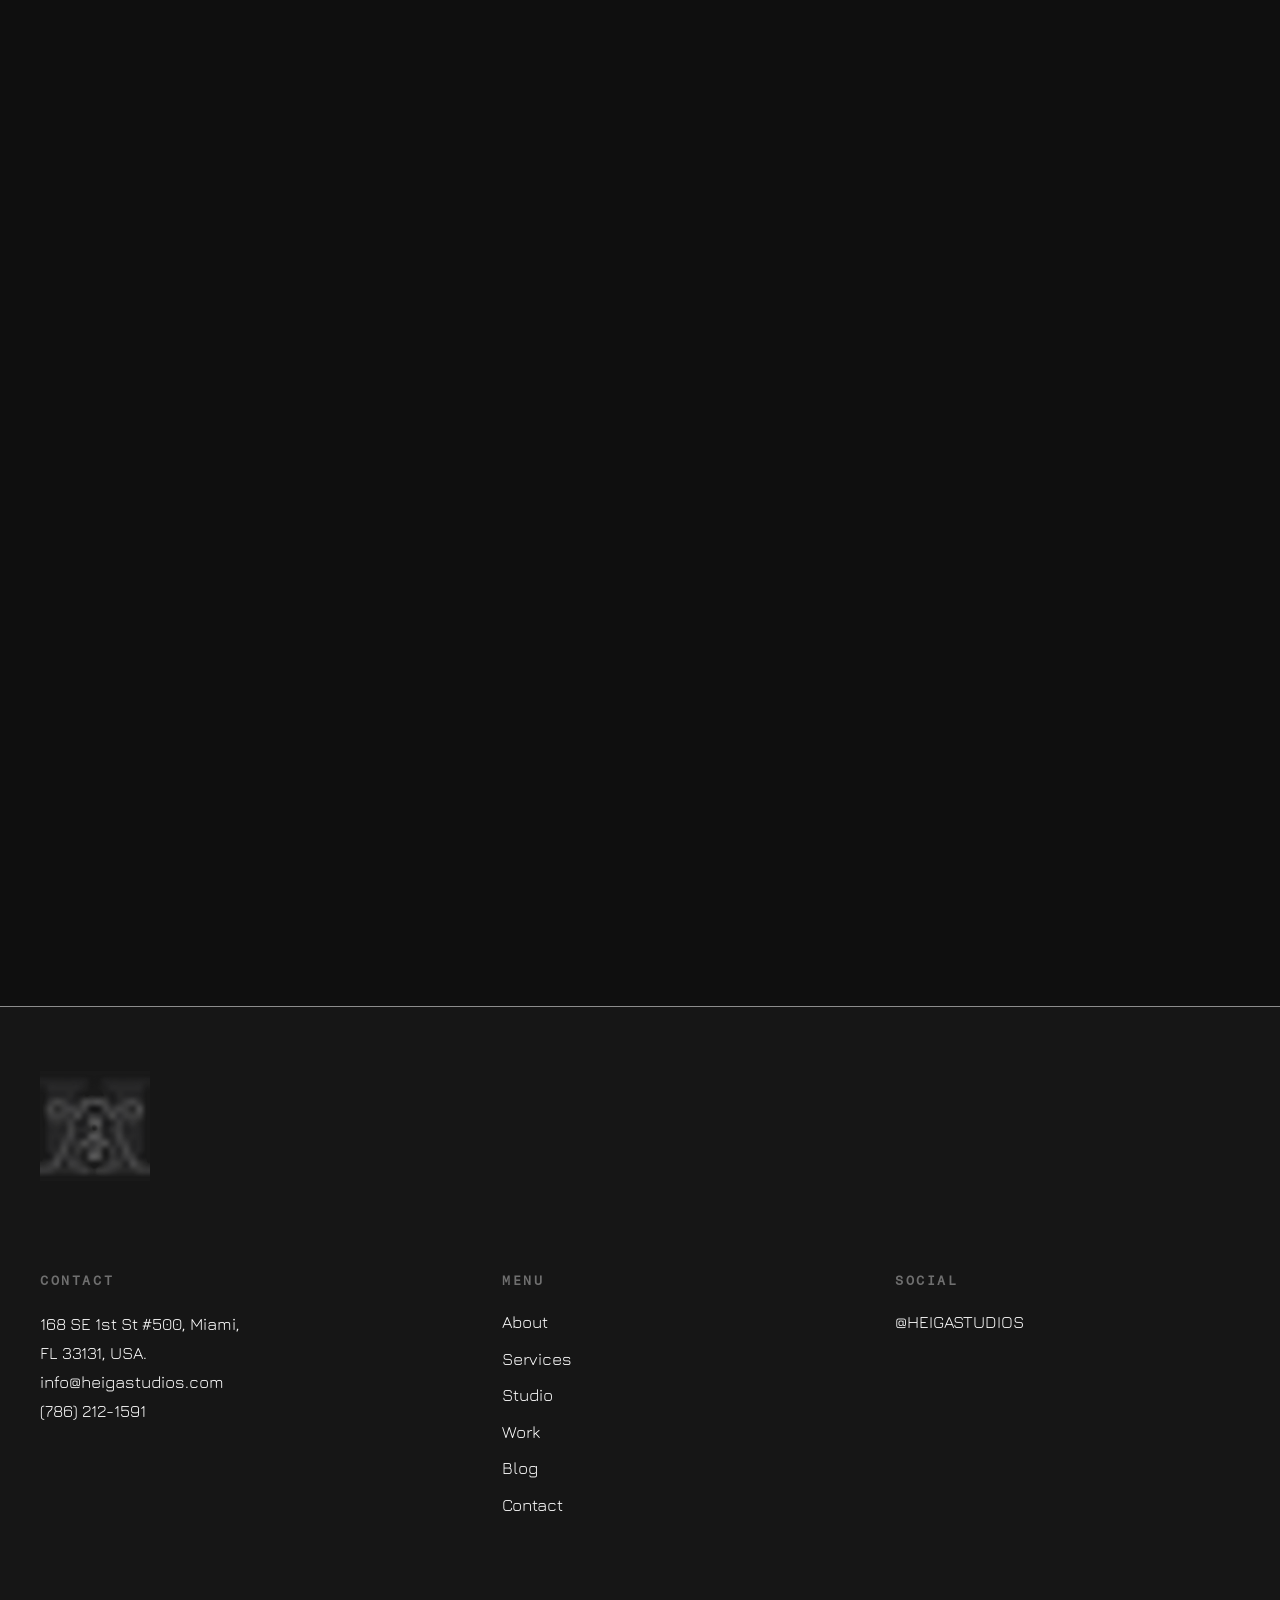
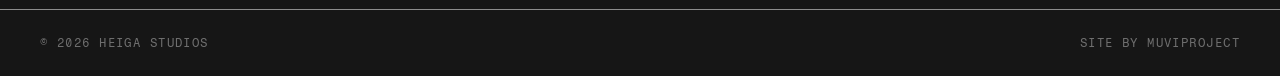
<file: services/index.html>
<!DOCTYPE html>
<html lang="en">
<head>
<meta charset="UTF-8">
<meta name="viewport" content="width=device-width, initial-scale=1.0">
<title>Services | Heiga Studios — Recording, Atmos, Podcast, Creative</title>
<meta name="description" content="What we do: music recording & mixing, Dolby Atmos mixing, podcast & audiobook production, and creative video services at Heiga Studios Miami.">
<link rel="canonical" href="https://www.heigastudios.com/services/">
<meta name="robots" content="index, follow">
<meta property="og:type" content="website">
<meta property="og:site_name" content="Heiga Studios">
<meta property="og:title" content="Services | Heiga Studios">
<meta property="og:description" content="Music recording & mixing, Dolby Atmos, podcast & audiobooks, creative video.">
<meta property="og:url" content="https://www.heigastudios.com/services/">
<meta property="og:image" content="https://www.heigastudios.com/assets/img/f-22-services-hero.jpg">
<meta name="twitter:card" content="summary_large_image">
<link rel="stylesheet" href="../assets/css/fonts.css">
<link rel="icon" type="image/png" href="../assets/img/logo.png">
<link rel="stylesheet" href="../assets/css/style.css?v=3">
<script src="../assets/js/vendor/lenis.min.js" defer></script>
<script src="../assets/js/main.js?v=3" defer></script>
<script type="application/ld+json">
{"@context":"https://schema.org","@type":"BreadcrumbList","itemListElement":[
{"@type":"ListItem","position":1,"name":"Home","item":"https://www.heigastudios.com/"},
{"@type":"ListItem","position":2,"name":"Services","item":"https://www.heigastudios.com/services/"}]}
</script>
</head>
<body>
<header class="site-header">
  <a class="brand" href="../" aria-label="Heiga Studios — home">HEIGA</a>
  <button class="menu-btn" data-menu-open aria-label="Open menu">MENU</button>
</header>
<div class="scrim" id="scrim"></div>
<aside class="drawer" id="drawer" aria-label="Site menu">
  <button class="drawer-close" data-menu-close>CLOSE</button>
  <nav>
    <a class="drawer-link" href="../"><span class="roll"><span>HOME</span><span>HOME</span></span></a>
    <a class="drawer-link" href="../about/"><span class="roll"><span>ABOUT</span><span>ABOUT</span></span></a>
    <a class="drawer-link" href="../services/"><span class="roll"><span>SERVICES</span><span>SERVICES</span></span></a>
    <a class="drawer-link" href="../studio/"><span class="roll"><span>STUDIO</span><span>STUDIO</span></span></a>
    <a class="drawer-link" href="../work/"><span class="roll"><span>WORK</span><span>WORK</span></span></a>
    <a class="drawer-link" href="../blog/"><span class="roll"><span>BLOG</span><span>BLOG</span></span></a>
    <a class="drawer-link" href="../contact/"><span class="roll"><span>CONTACT</span><span>CONTACT</span></span></a>
  </nav>
  <div class="social"><a href="https://www.instagram.com/HEIGASTUDIOS" target="_blank" rel="noopener">@HEIGASTUDIOS</a></div>
</aside>

<main>
  <section class="page-hero">
    <p class="eyebrow">WHAT WE DO</p>
    <h1>INDEPENDENT<br>SOUND <span class="accent">SERVICES.</span></h1>
    <!-- PROVISORIO: hero copy pending Malury -->
  </section>

  <section class="page-figure"><img src="../assets/img/f-22-services-hero.jpg" alt="Heiga Studios live room with drum kit" width="1920" height="1080" loading="lazy"></section>

  <section class="section">
    <div class="wrap">
      <div class="stats reveal">
        <div class="stat"><div class="num">20+</div><div class="lbl">YEARS IN MIAMI</div></div>
        <div class="stat"><div class="num">ATMOS</div><div class="lbl">DOLBY CERTIFIED MIXING</div></div>
        <div class="stat"><div class="num">360°</div><div class="lbl">AUDIO + VIDEO PRODUCTION</div></div>
      </div>
      <!-- PROVISORIO: stats pending Malury -->

      <div class="num-list">
        <div class="num-row reveal">
          <span class="n">01</span>
          <h3>Music</h3>
          <p>Recording, editing and mixing for artists and labels — from vocal sessions to full productions.<!-- PROVISORIO --></p>
          <a class="text-link" href="../contact/">BOOK →</a>
        </div>
        <div class="num-row reveal">
          <span class="n">02</span>
          <h3>Atmos Mixing</h3>
          <p>Immersive Dolby Atmos mixes for music, film and streaming platforms.<!-- PROVISORIO --></p>
          <a class="text-link" href="../contact/">BOOK →</a>
        </div>
        <div class="num-row reveal">
          <span class="n">03</span>
          <h3>Podcast &amp; Audio Books</h3>
          <p>Voice recording, dialogue editing and mastering for podcasts and audiobooks.<!-- PROVISORIO --></p>
          <a class="text-link" href="../contact/">BOOK →</a>
        </div>
        <div class="num-row reveal">
          <span class="n">04</span>
          <h3>Creative</h3>
          <p>Video production and creative direction alongside our audio work.<!-- PROVISORIO --></p>
          <a class="text-link" href="../contact/">BOOK →</a>
        </div>
      </div>
    </div>
  </section>

  <footer>
    <div class="foot-pin" aria-hidden="true"><div class="wordmark">HEIGA</div></div>
    <div class="foot-body">
      <div class="foot-brand"><img src="../assets/img/logo.png" alt="Heiga Studios logo" width="220" height="220" loading="lazy"></div>
      <div class="foot-grid">
        <div><h4>CONTACT</h4><address>168 SE 1st St #500, Miami,<br>FL 33131, USA.<br>
        <a href="mailto:info@heigastudios.com">info@heigastudios.com</a><br>
        <a href="tel:+17862121591">(786) 212-1591</a></address></div>
        <nav aria-label="Footer"><h4>MENU</h4>
          <div class="foot-nav"><a href="../about/">About</a><a href="../services/">Services</a><a href="../studio/">Studio</a><a href="../work/">Work</a><a href="../blog/">Blog</a><a href="../contact/">Contact</a></div>
        </nav>
        <div><h4>SOCIAL</h4><div class="foot-nav"><a href="https://www.instagram.com/HEIGASTUDIOS" target="_blank" rel="noopener">@HEIGASTUDIOS</a></div></div>
      </div>
      <div class="foot-bottom"><span>© 2026 HEIGA STUDIOS</span><span>SITE BY MUVIPROJECT</span></div>
    </div>
  </footer>
</main>
</body>
</html>
</file>
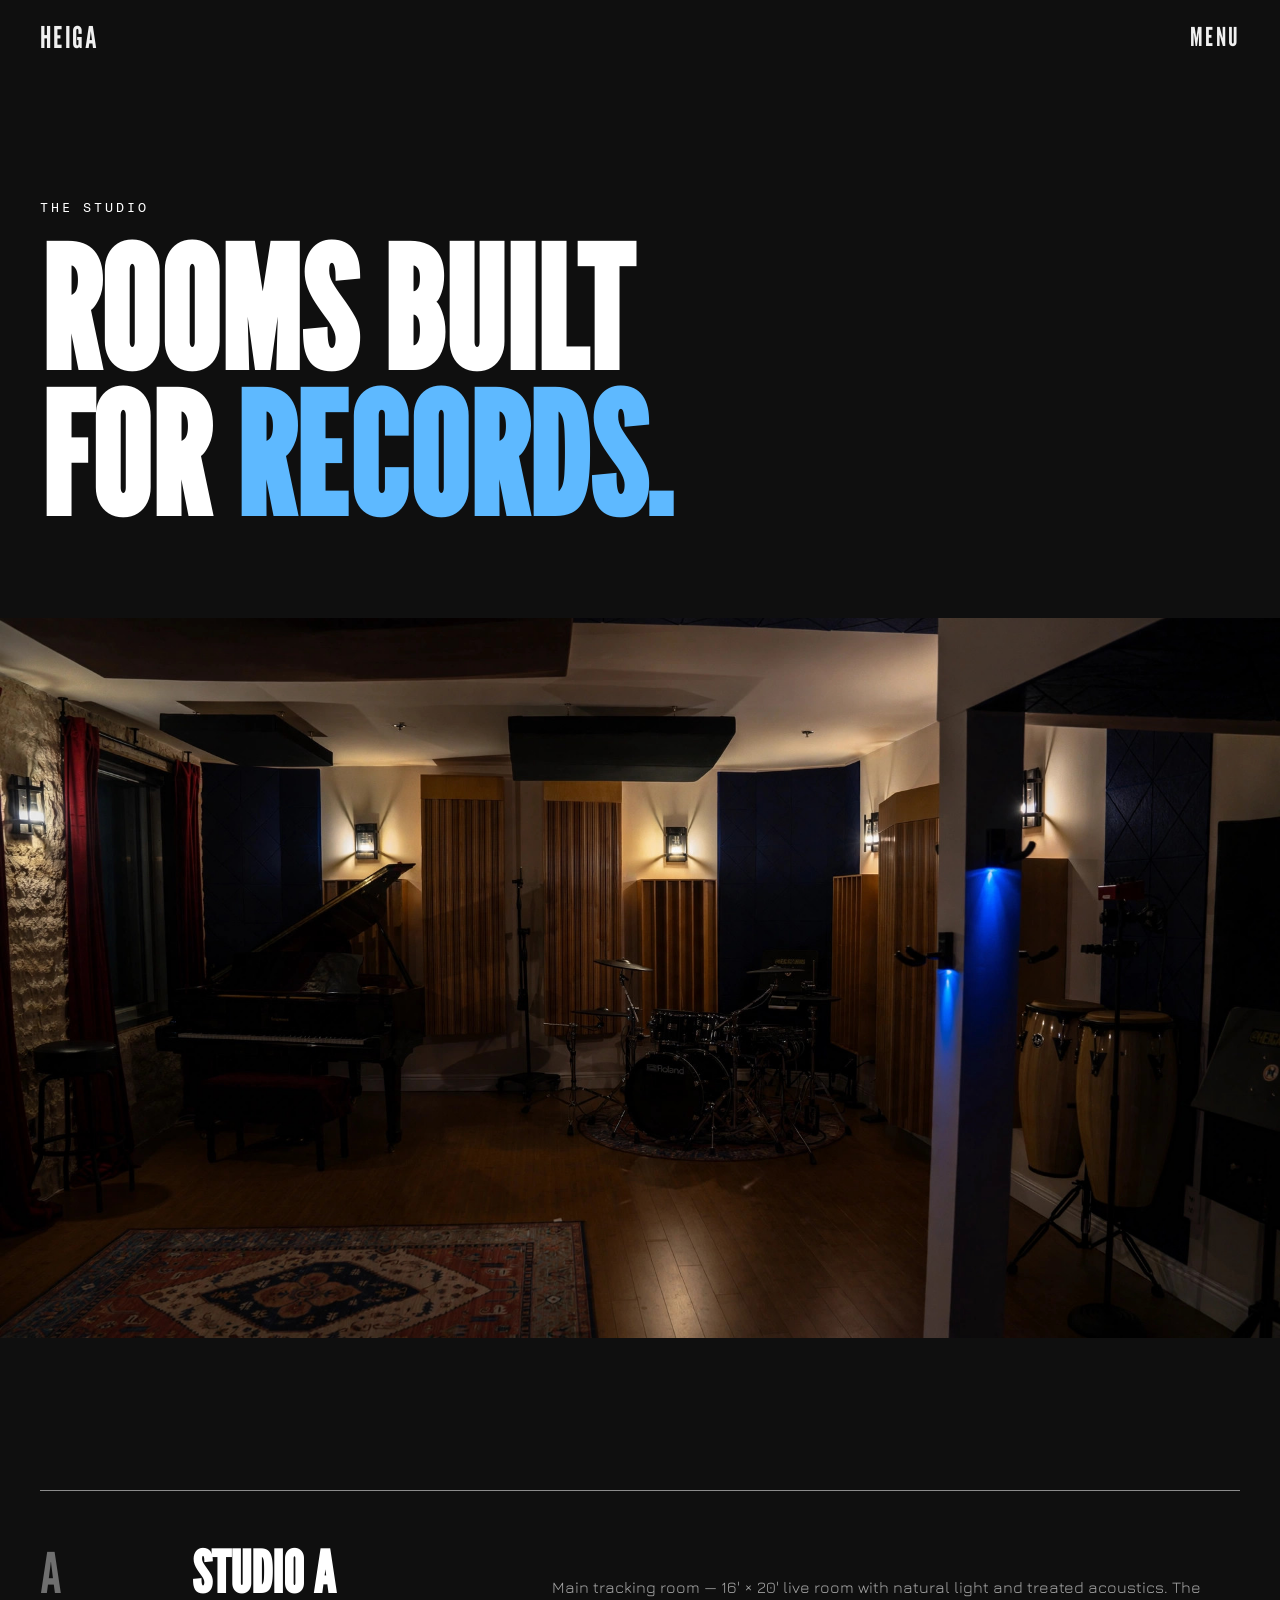
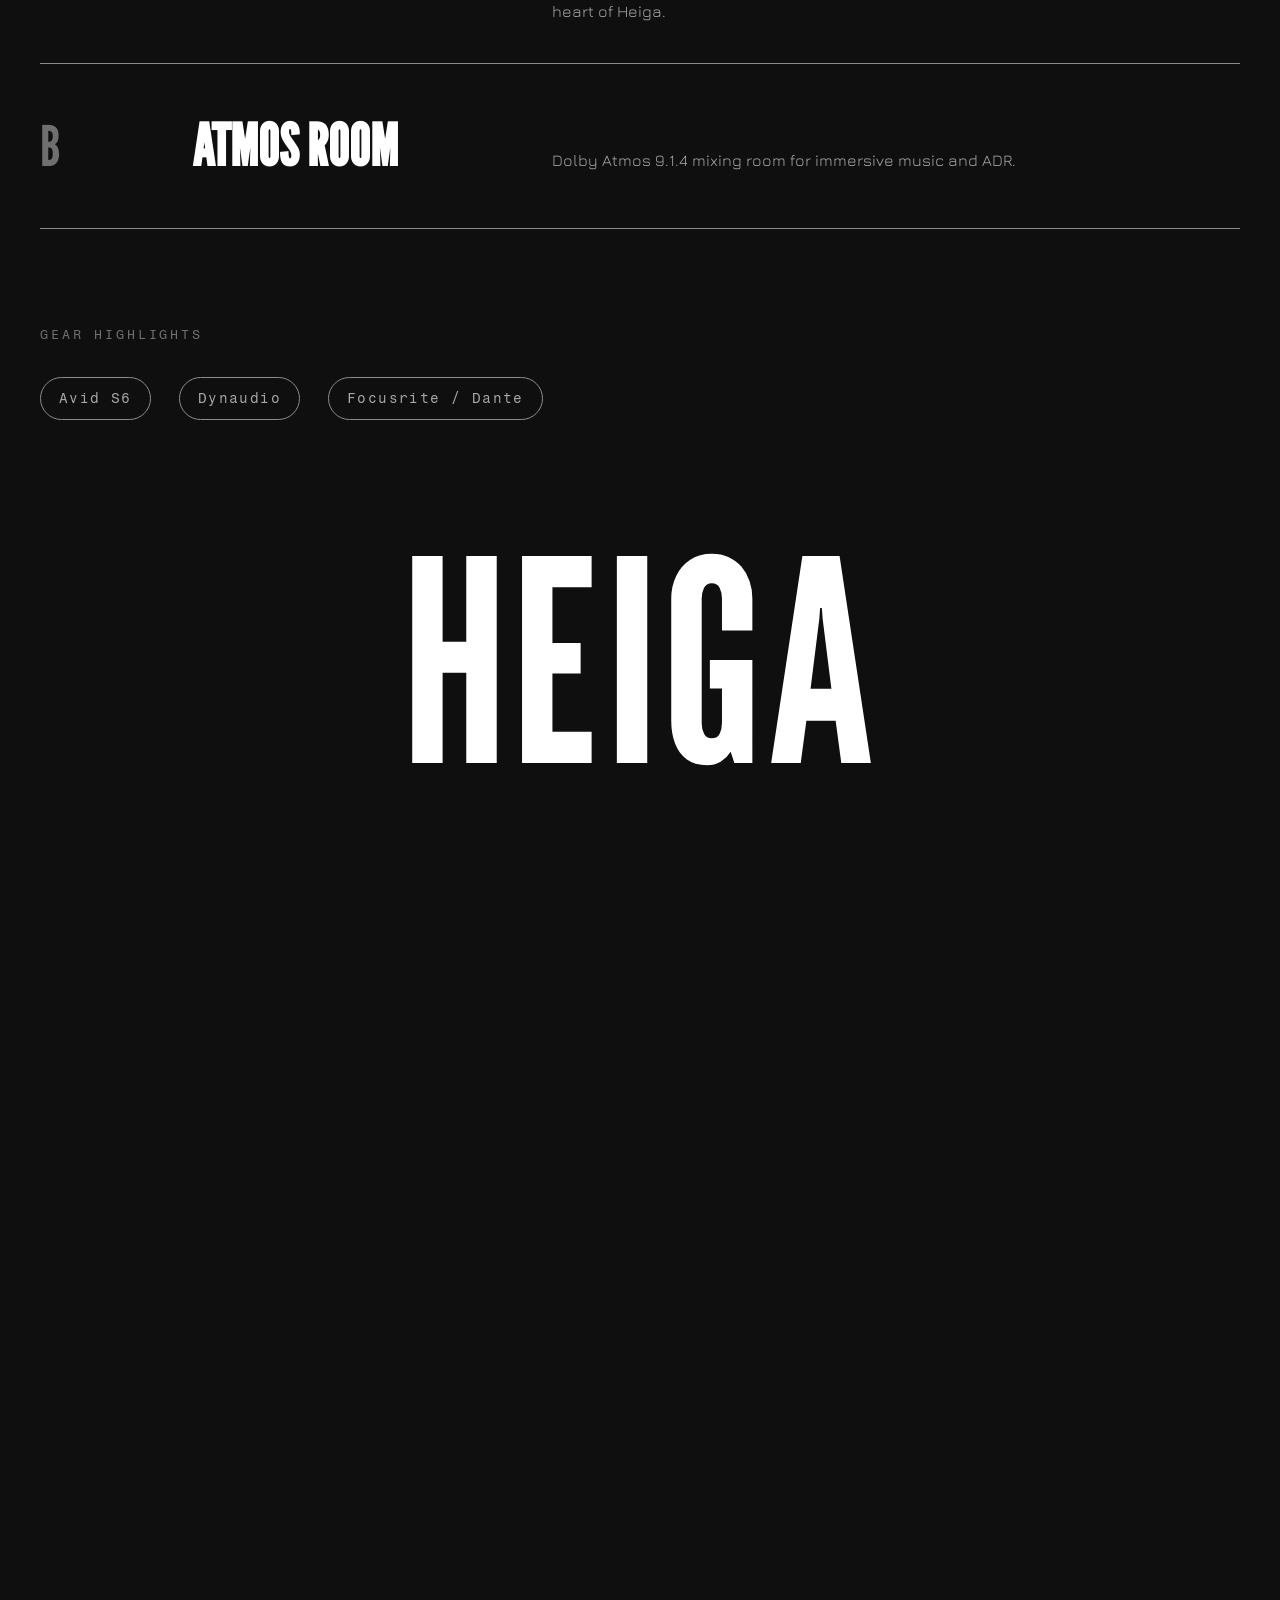
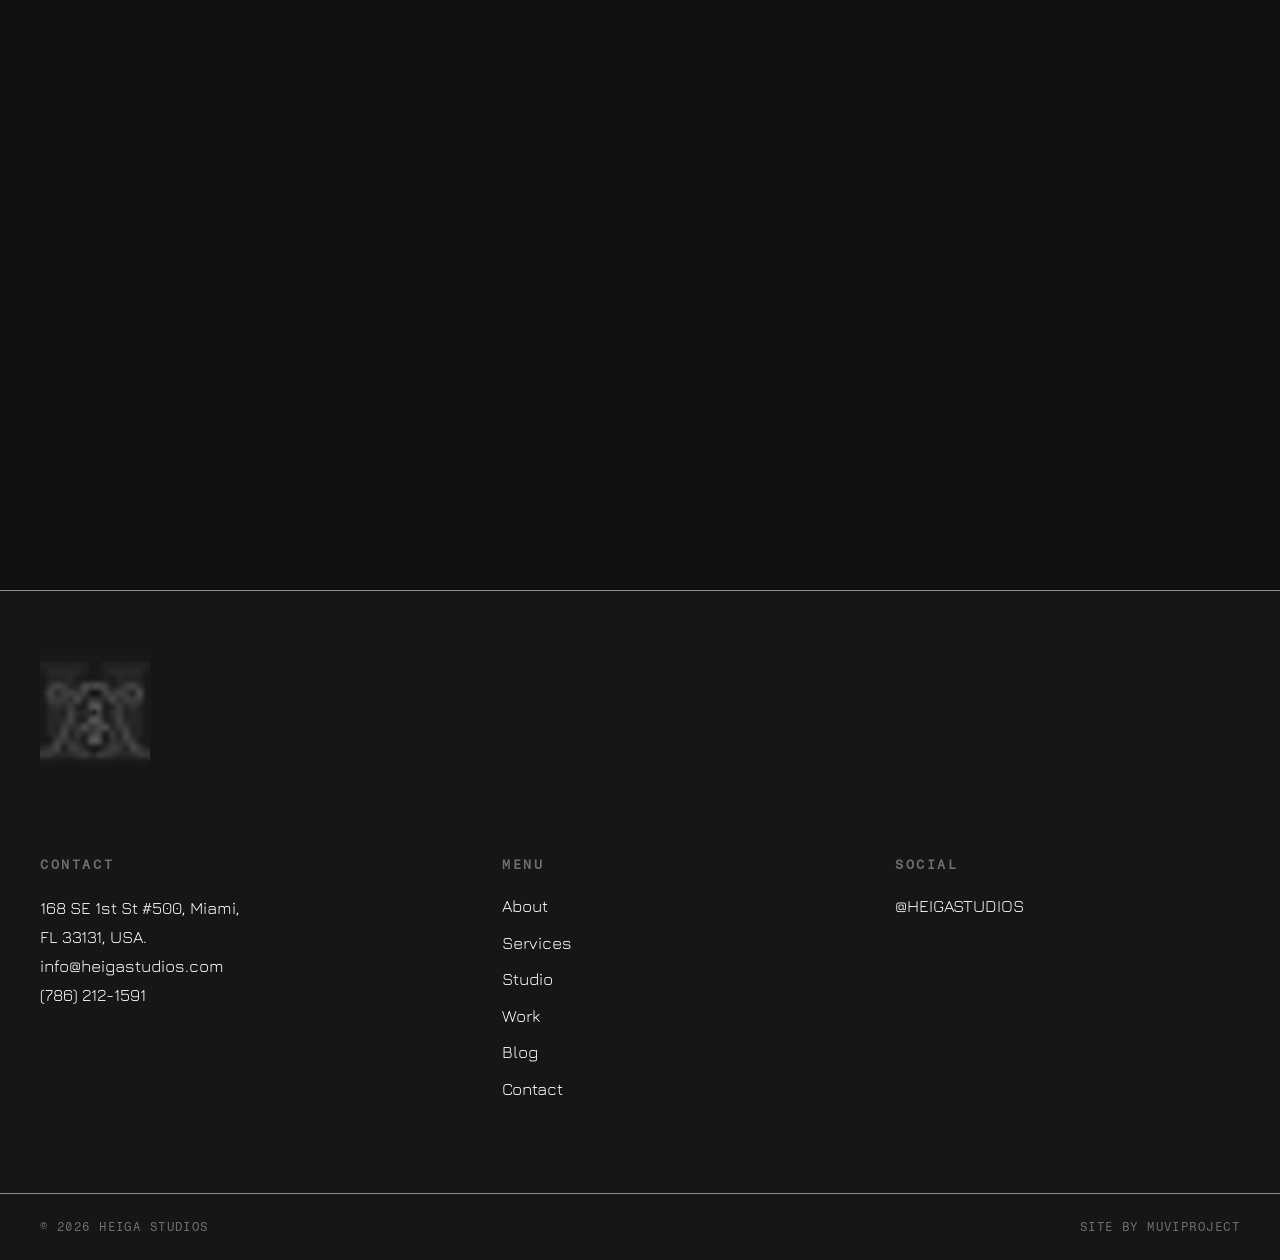
<file: studio/index.html>
<!DOCTYPE html>
<html lang="en">
<head>
<meta charset="UTF-8">
<meta name="viewport" content="width=device-width, initial-scale=1.0">
<title>Studio | Heiga Studios — Studio A &amp; Dolby Atmos Room Miami</title>
<meta name="description" content="Inside Heiga Studios: Studio A tracking room (16'x20') and our Dolby Atmos mixing room in Downtown Miami. Avid S6, Dynaudio, Focusrite/Dante.">
<link rel="canonical" href="https://www.heigastudios.com/studio/">
<meta name="robots" content="index, follow">
<meta property="og:type" content="website">
<meta property="og:site_name" content="Heiga Studios">
<meta property="og:title" content="Studio | Heiga Studios">
<meta property="og:description" content="Studio A tracking room and Dolby Atmos mixing room in Downtown Miami.">
<meta property="og:url" content="https://www.heigastudios.com/studio/">
<meta property="og:image" content="https://www.heigastudios.com/assets/img/f-23-studio-hero.jpg">
<meta name="twitter:card" content="summary_large_image">
<link rel="stylesheet" href="../assets/css/fonts.css">
<link rel="icon" type="image/png" href="../assets/img/logo.png">
<link rel="stylesheet" href="../assets/css/style.css?v=3">
<script src="../assets/js/vendor/lenis.min.js" defer></script>
<script src="../assets/js/main.js?v=3" defer></script>
<script type="application/ld+json">
{"@context":"https://schema.org","@type":"BreadcrumbList","itemListElement":[
{"@type":"ListItem","position":1,"name":"Home","item":"https://www.heigastudios.com/"},
{"@type":"ListItem","position":2,"name":"Studio","item":"https://www.heigastudios.com/studio/"}]}
</script>
</head>
<body>
<header class="site-header">
  <a class="brand" href="../" aria-label="Heiga Studios — home">HEIGA</a>
  <button class="menu-btn" data-menu-open aria-label="Open menu">MENU</button>
</header>
<div class="scrim" id="scrim"></div>
<aside class="drawer" id="drawer" aria-label="Site menu">
  <button class="drawer-close" data-menu-close>CLOSE</button>
  <nav>
    <a class="drawer-link" href="../"><span class="roll"><span>HOME</span><span>HOME</span></span></a>
    <a class="drawer-link" href="../about/"><span class="roll"><span>ABOUT</span><span>ABOUT</span></span></a>
    <a class="drawer-link" href="../services/"><span class="roll"><span>SERVICES</span><span>SERVICES</span></span></a>
    <a class="drawer-link" href="../studio/"><span class="roll"><span>STUDIO</span><span>STUDIO</span></span></a>
    <a class="drawer-link" href="../work/"><span class="roll"><span>WORK</span><span>WORK</span></span></a>
    <a class="drawer-link" href="../blog/"><span class="roll"><span>BLOG</span><span>BLOG</span></span></a>
    <a class="drawer-link" href="../contact/"><span class="roll"><span>CONTACT</span><span>CONTACT</span></span></a>
  </nav>
  <div class="social"><a href="https://www.instagram.com/HEIGASTUDIOS" target="_blank" rel="noopener">@HEIGASTUDIOS</a></div>
</aside>

<main>
  <section class="page-hero">
    <p class="eyebrow">THE STUDIO</p>
    <h1>ROOMS BUILT<br>FOR <span class="accent">RECORDS.</span></h1>
    <!-- PROVISORIO: hero copy pending Malury -->
  </section>

  <section class="page-figure"><img src="../assets/img/f-23-studio-hero.jpg" alt="Studio A live room with acoustic panels" width="1920" height="1080" loading="lazy"></section>

  <section class="section">
    <div class="wrap">
      <div class="num-list">
        <div class="num-row reveal">
          <span class="n">A</span>
          <h3>Studio A</h3>
          <p>Main tracking room — 16' × 20' live room with natural light and treated acoustics. The heart of Heiga.</p>
          <span></span>
        </div>
        <div class="num-row reveal">
          <span class="n">B</span>
          <h3>Atmos Room</h3>
          <p>Dolby Atmos 9.1.4 mixing room for immersive music and ADR.<!-- PROVISORIO: confirm rooms with Malury --></p>
          <span></span>
        </div>
      </div>

      <p class="kicker" style="margin-top:96px">GEAR HIGHLIGHTS</p>
      <ul class="client-list reveal">
        <li>Avid S6</li><li>Dynaudio</li><li>Focusrite / Dante</li>
      </ul>
      <!-- PROVISORIO: confirm gear list with Malury -->
    </div>
  </section>

  <footer>
    <div class="foot-pin" aria-hidden="true"><div class="wordmark">HEIGA</div></div>
    <div class="foot-body">
      <div class="foot-brand"><img src="../assets/img/logo.png" alt="Heiga Studios logo" width="220" height="220" loading="lazy"></div>
      <div class="foot-grid">
        <div><h4>CONTACT</h4><address>168 SE 1st St #500, Miami,<br>FL 33131, USA.<br>
        <a href="mailto:info@heigastudios.com">info@heigastudios.com</a><br>
        <a href="tel:+17862121591">(786) 212-1591</a></address></div>
        <nav aria-label="Footer"><h4>MENU</h4>
          <div class="foot-nav"><a href="../about/">About</a><a href="../services/">Services</a><a href="../studio/">Studio</a><a href="../work/">Work</a><a href="../blog/">Blog</a><a href="../contact/">Contact</a></div>
        </nav>
        <div><h4>SOCIAL</h4><div class="foot-nav"><a href="https://www.instagram.com/HEIGASTUDIOS" target="_blank" rel="noopener">@HEIGASTUDIOS</a></div></div>
      </div>
      <div class="foot-bottom"><span>© 2026 HEIGA STUDIOS</span><span>SITE BY MUVIPROJECT</span></div>
    </div>
  </footer>
</main>
</body>
</html>
</file>
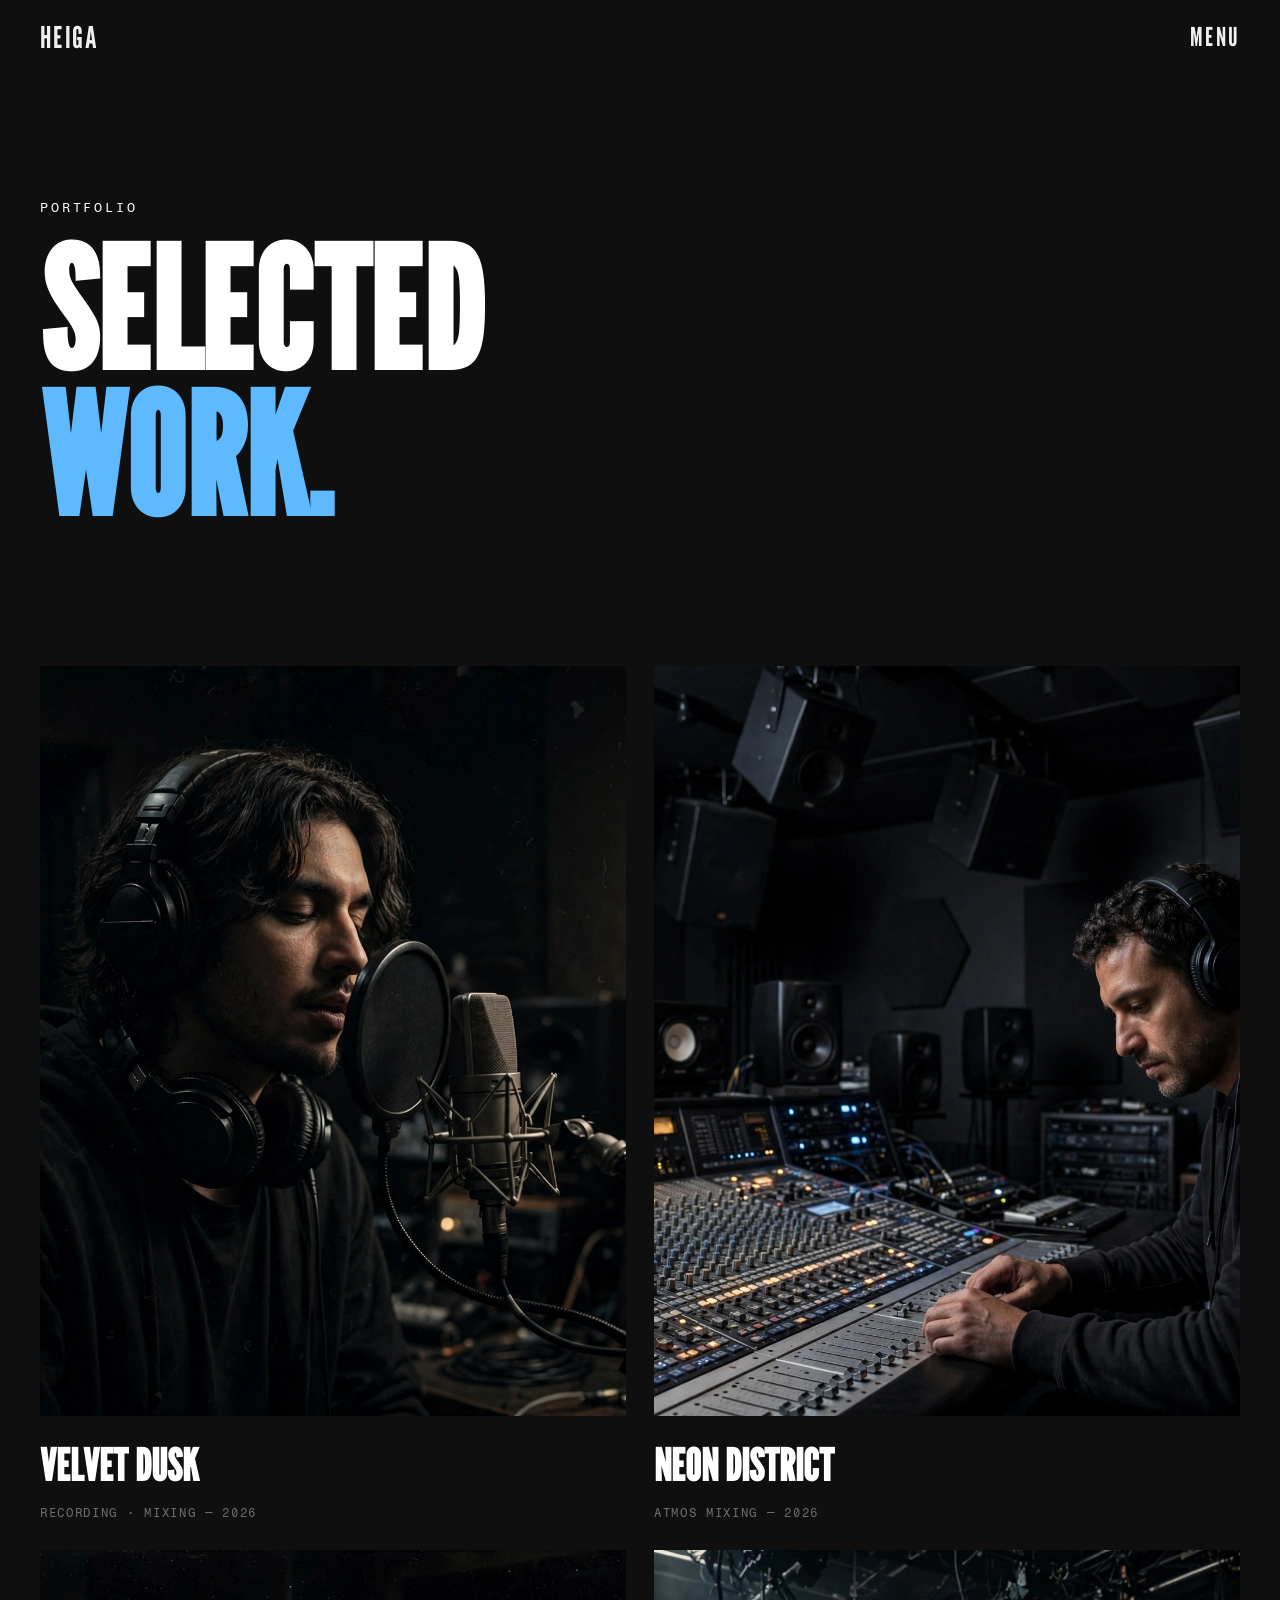
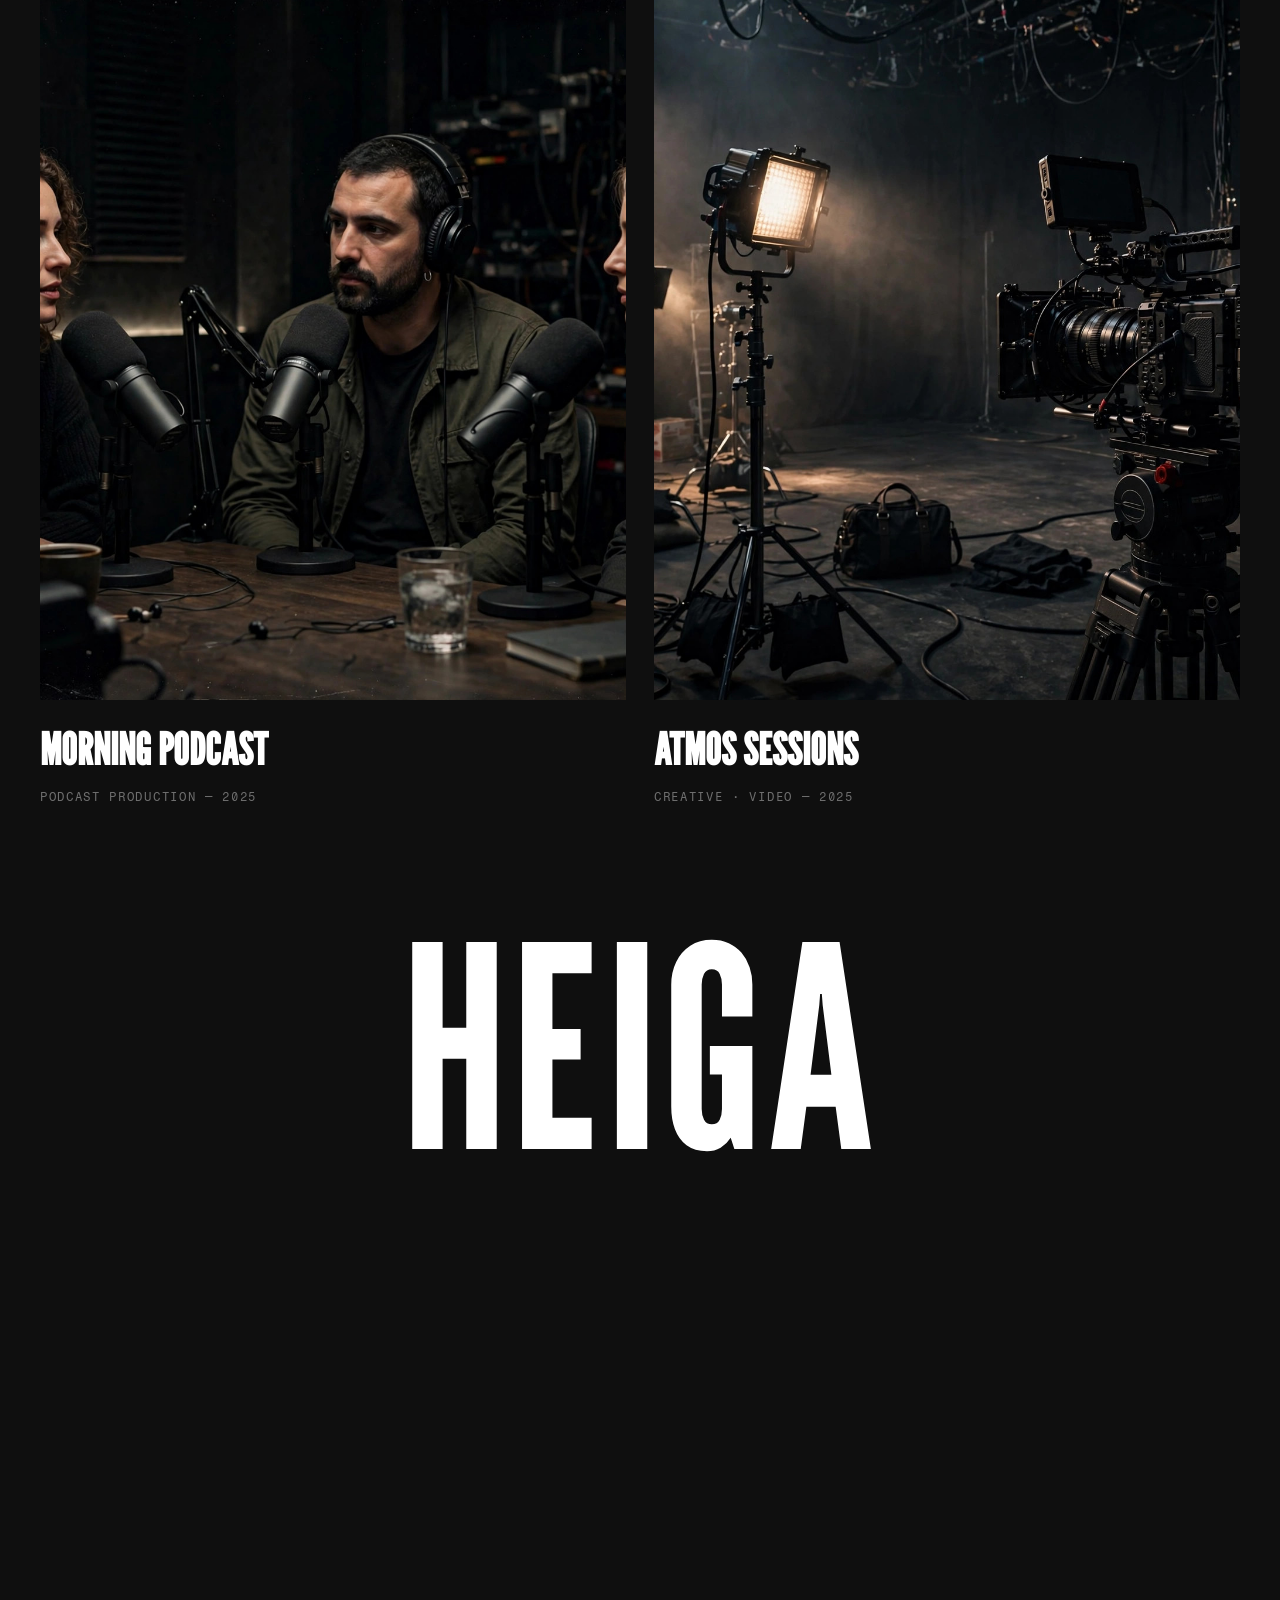
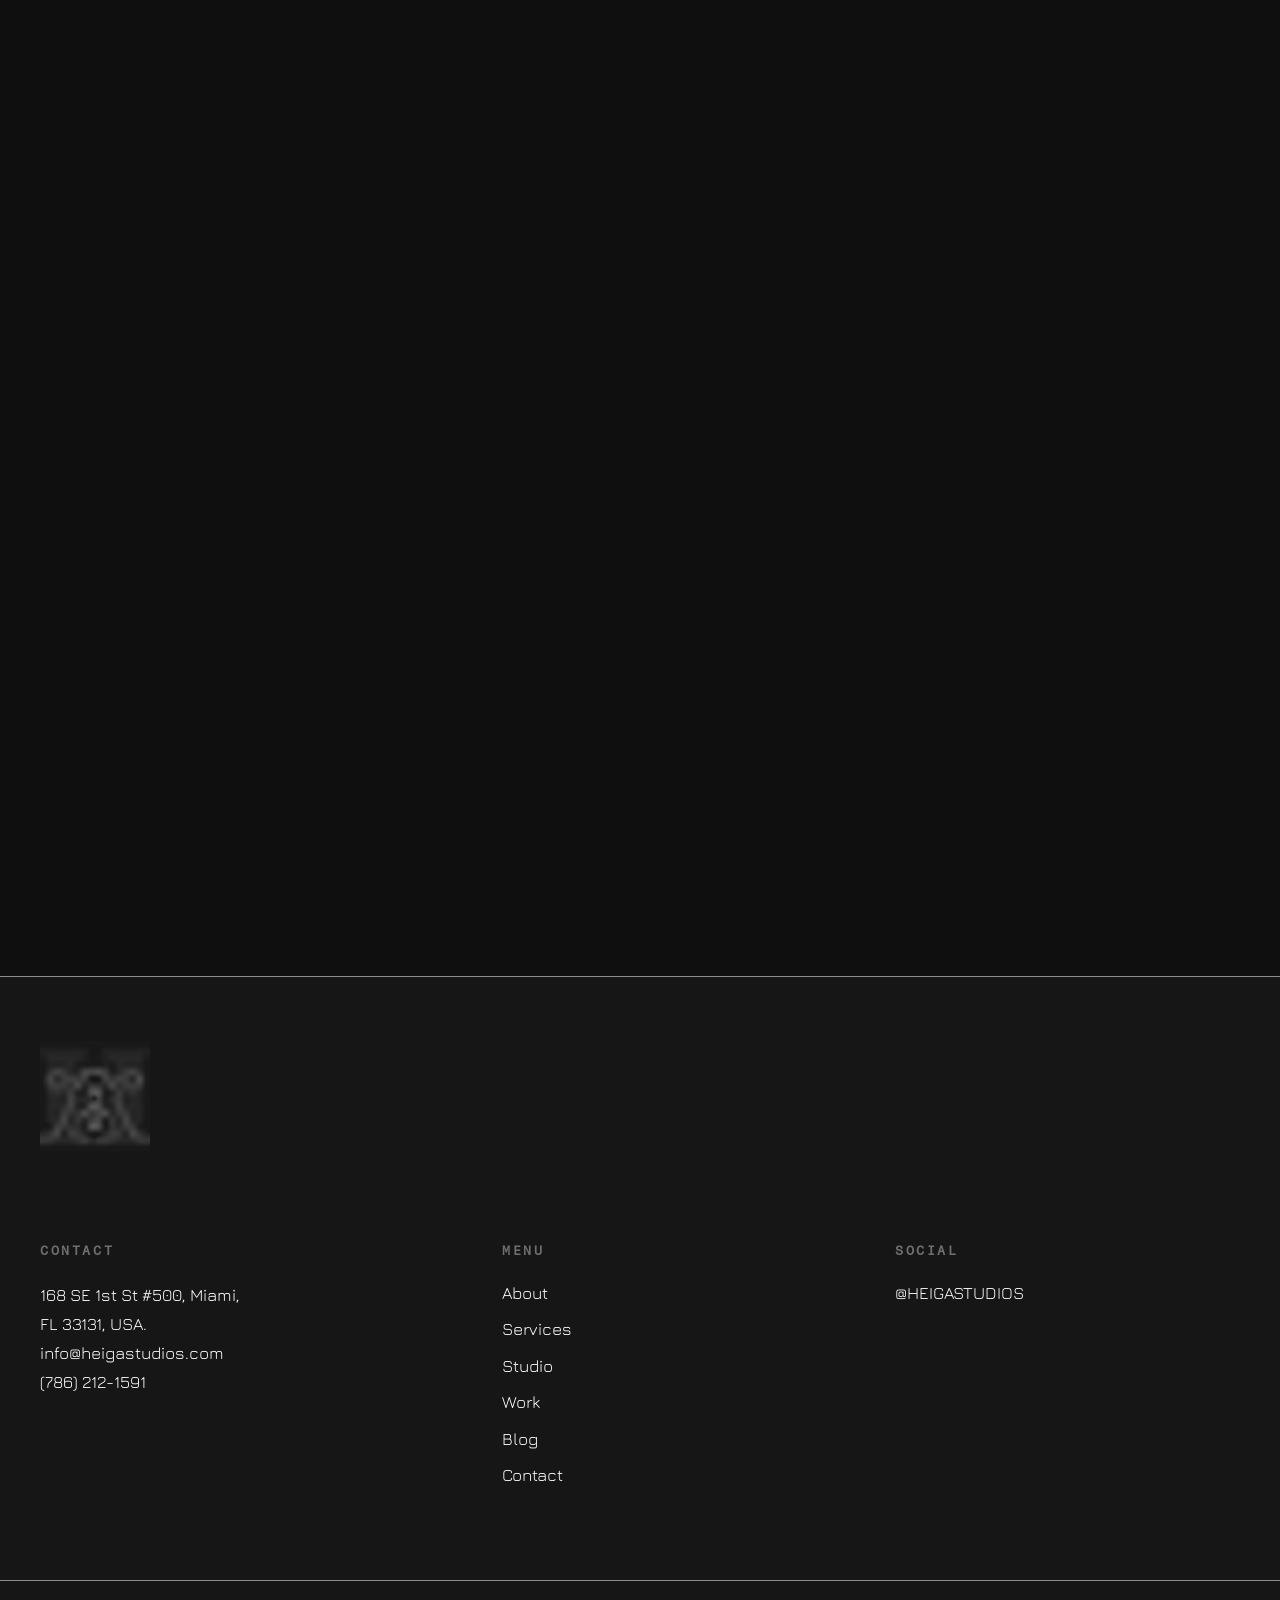
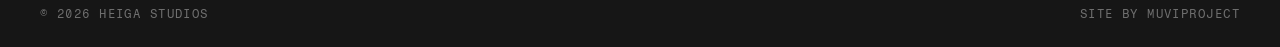
<file: work/index.html>
<!DOCTYPE html>
<html lang="en">
<head>
<meta charset="UTF-8">
<meta name="viewport" content="width=device-width, initial-scale=1.0">
<title>Work | Heiga Studios — Selected Projects</title>
<meta name="description" content="Selected work from Heiga Studios: recording, mixing and creative production from our Miami studio.">
<link rel="canonical" href="https://www.heigastudios.com/work/">
<meta name="robots" content="index, follow">
<meta property="og:type" content="website">
<meta property="og:site_name" content="Heiga Studios">
<meta property="og:title" content="Work | Heiga Studios">
<meta property="og:description" content="Selected recording, mixing and production projects from Heiga Studios Miami.">
<meta property="og:url" content="https://www.heigastudios.com/work/">
<meta property="og:image" content="https://www.heigastudios.com/assets/img/f-18-work-1.jpg">
<meta name="twitter:card" content="summary_large_image">
<link rel="stylesheet" href="../assets/css/fonts.css">
<link rel="icon" type="image/png" href="../assets/img/logo.png">
<link rel="stylesheet" href="../assets/css/style.css?v=3">
<script src="../assets/js/vendor/lenis.min.js" defer></script>
<script src="../assets/js/main.js?v=3" defer></script>
<script type="application/ld+json">
{"@context":"https://schema.org","@type":"BreadcrumbList","itemListElement":[
{"@type":"ListItem","position":1,"name":"Home","item":"https://www.heigastudios.com/"},
{"@type":"ListItem","position":2,"name":"Work","item":"https://www.heigastudios.com/work/"}]}
</script>
</head>
<body>
<header class="site-header">
  <a class="brand" href="../" aria-label="Heiga Studios — home">HEIGA</a>
  <button class="menu-btn" data-menu-open aria-label="Open menu">MENU</button>
</header>
<div class="scrim" id="scrim"></div>
<aside class="drawer" id="drawer" aria-label="Site menu">
  <button class="drawer-close" data-menu-close>CLOSE</button>
  <nav>
    <a class="drawer-link" href="../"><span class="roll"><span>HOME</span><span>HOME</span></span></a>
    <a class="drawer-link" href="../about/"><span class="roll"><span>ABOUT</span><span>ABOUT</span></span></a>
    <a class="drawer-link" href="../services/"><span class="roll"><span>SERVICES</span><span>SERVICES</span></span></a>
    <a class="drawer-link" href="../studio/"><span class="roll"><span>STUDIO</span><span>STUDIO</span></span></a>
    <a class="drawer-link" href="../work/"><span class="roll"><span>WORK</span><span>WORK</span></span></a>
    <a class="drawer-link" href="../blog/"><span class="roll"><span>BLOG</span><span>BLOG</span></span></a>
    <a class="drawer-link" href="../contact/"><span class="roll"><span>CONTACT</span><span>CONTACT</span></span></a>
  </nav>
  <div class="social"><a href="https://www.instagram.com/HEIGASTUDIOS" target="_blank" rel="noopener">@HEIGASTUDIOS</a></div>
</aside>

<main>
  <section class="page-hero">
    <p class="eyebrow">PORTFOLIO</p>
    <h1>SELECTED<br><span class="accent">WORK.</span></h1>
  </section>

  <section class="section" style="padding-top:0">
    <div class="wrap">
      <div class="work-grid">
        <a class="work-card reveal" href="../work/velvet-dusk/">
          <img src="../assets/img/f-18-work-1.jpg" alt="Velvet Dusk recording session" width="1200" height="750" loading="lazy">
          <h3>Velvet Dusk</h3>
          <p class="meta">RECORDING · MIXING — 2026</p>
        </a>
        <a class="work-card reveal" href="../work/neon-district/">
          <img src="../assets/img/f-19-work-2.jpg" alt="Neon District Atmos mix" width="1200" height="750" loading="lazy">
          <h3>Neon District</h3>
          <p class="meta">ATMOS MIXING — 2026</p>
        </a>
        <a class="work-card reveal" href="../work/morning-podcast/">
          <img src="../assets/img/f-20-work-3.jpg" alt="Morning Podcast production" width="1200" height="750" loading="lazy">
          <h3>Morning Podcast</h3>
          <p class="meta">PODCAST PRODUCTION — 2025</p>
        </a>
        <a class="work-card reveal" href="../work/atmos-sessions/">
          <img src="../assets/img/f-21-work-4.jpg" alt="Atmos Sessions film work" width="1200" height="750" loading="lazy">
          <h3>Atmos Sessions</h3>
          <p class="meta">CREATIVE · VIDEO — 2025</p>
        </a>
      </div>
      <!-- PROVISORIO: replace with real Malury projects -->
    </div>
  </section>

  <footer>
    <div class="foot-pin" aria-hidden="true"><div class="wordmark">HEIGA</div></div>
    <div class="foot-body">
      <div class="foot-brand"><img src="../assets/img/logo.png" alt="Heiga Studios logo" width="220" height="220" loading="lazy"></div>
      <div class="foot-grid">
        <div><h4>CONTACT</h4><address>168 SE 1st St #500, Miami,<br>FL 33131, USA.<br>
        <a href="mailto:info@heigastudios.com">info@heigastudios.com</a><br>
        <a href="tel:+17862121591">(786) 212-1591</a></address></div>
        <nav aria-label="Footer"><h4>MENU</h4>
          <div class="foot-nav"><a href="../about/">About</a><a href="../services/">Services</a><a href="../studio/">Studio</a><a href="../work/">Work</a><a href="../blog/">Blog</a><a href="../contact/">Contact</a></div>
        </nav>
        <div><h4>SOCIAL</h4><div class="foot-nav"><a href="https://www.instagram.com/HEIGASTUDIOS" target="_blank" rel="noopener">@HEIGASTUDIOS</a></div></div>
      </div>
      <div class="foot-bottom"><span>© 2026 HEIGA STUDIOS</span><span>SITE BY MUVIPROJECT</span></div>
    </div>
  </footer>
</main>
</body>
</html>
</file>
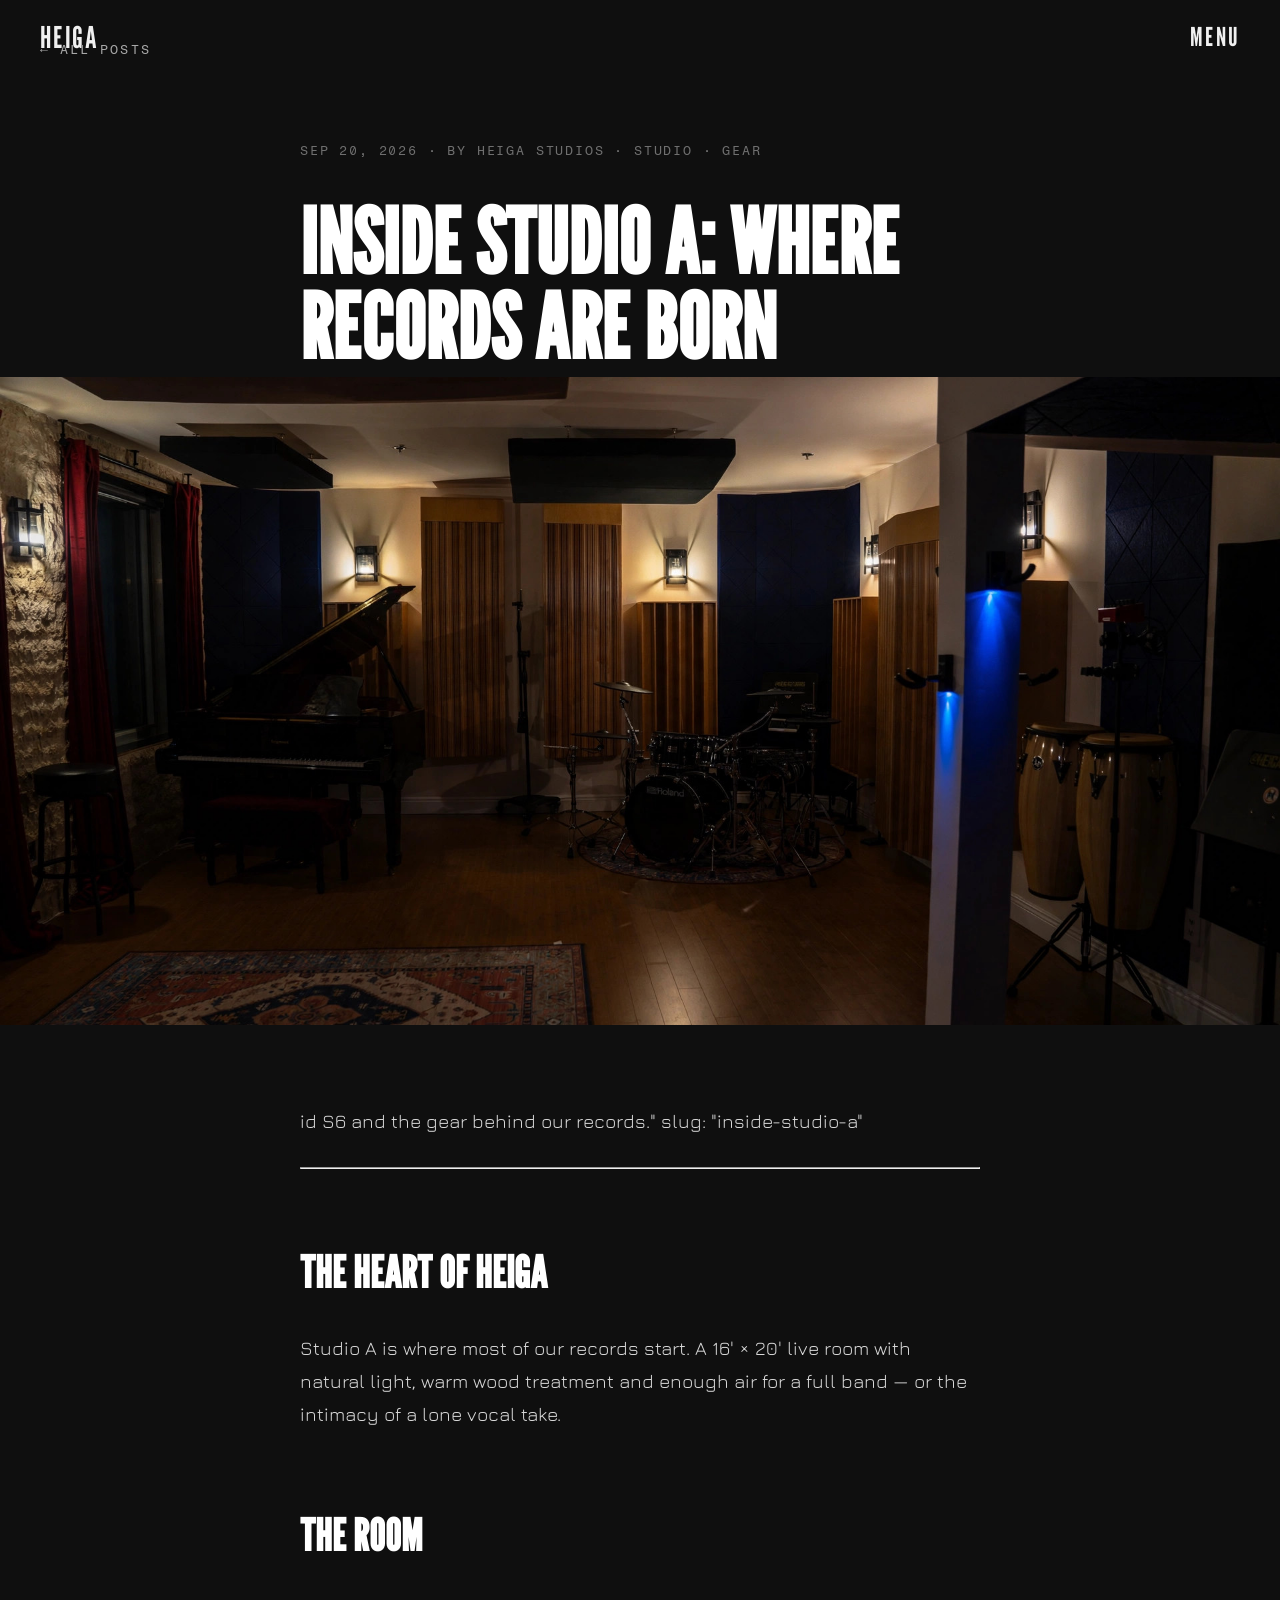
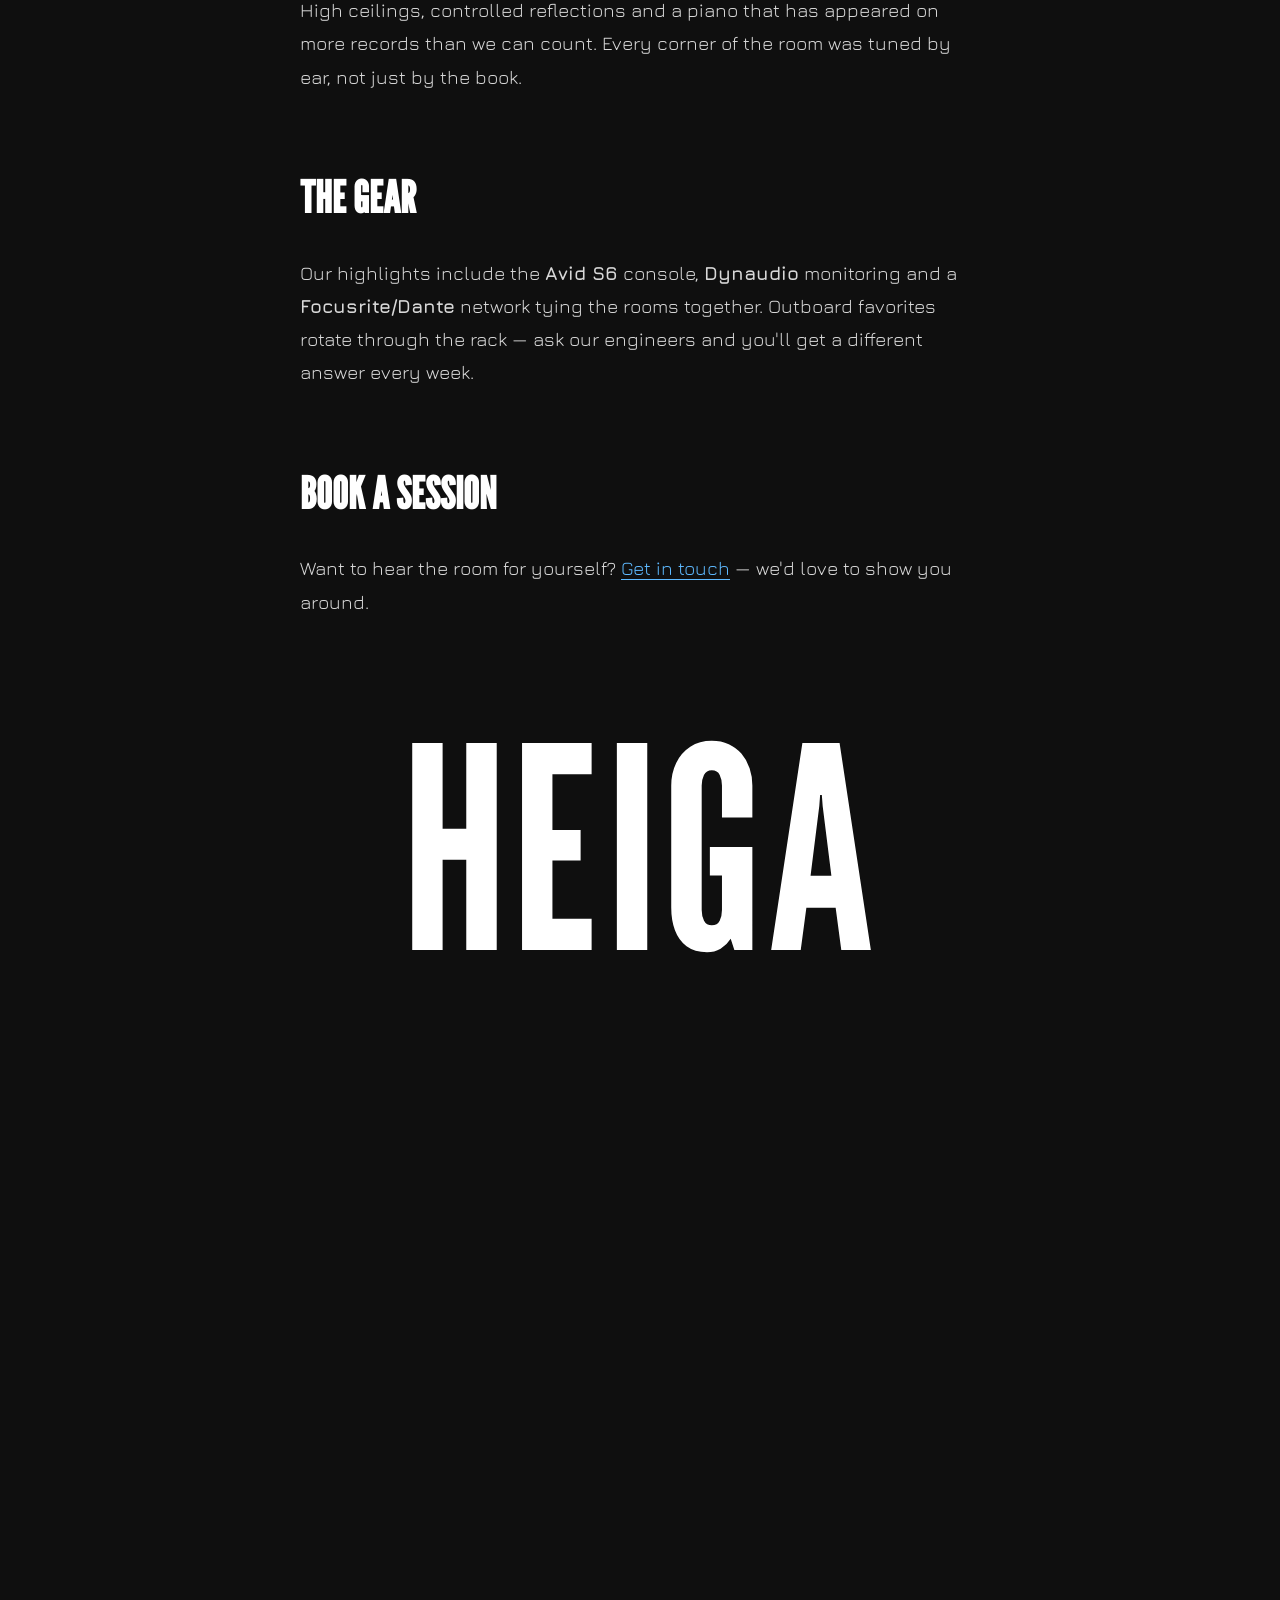
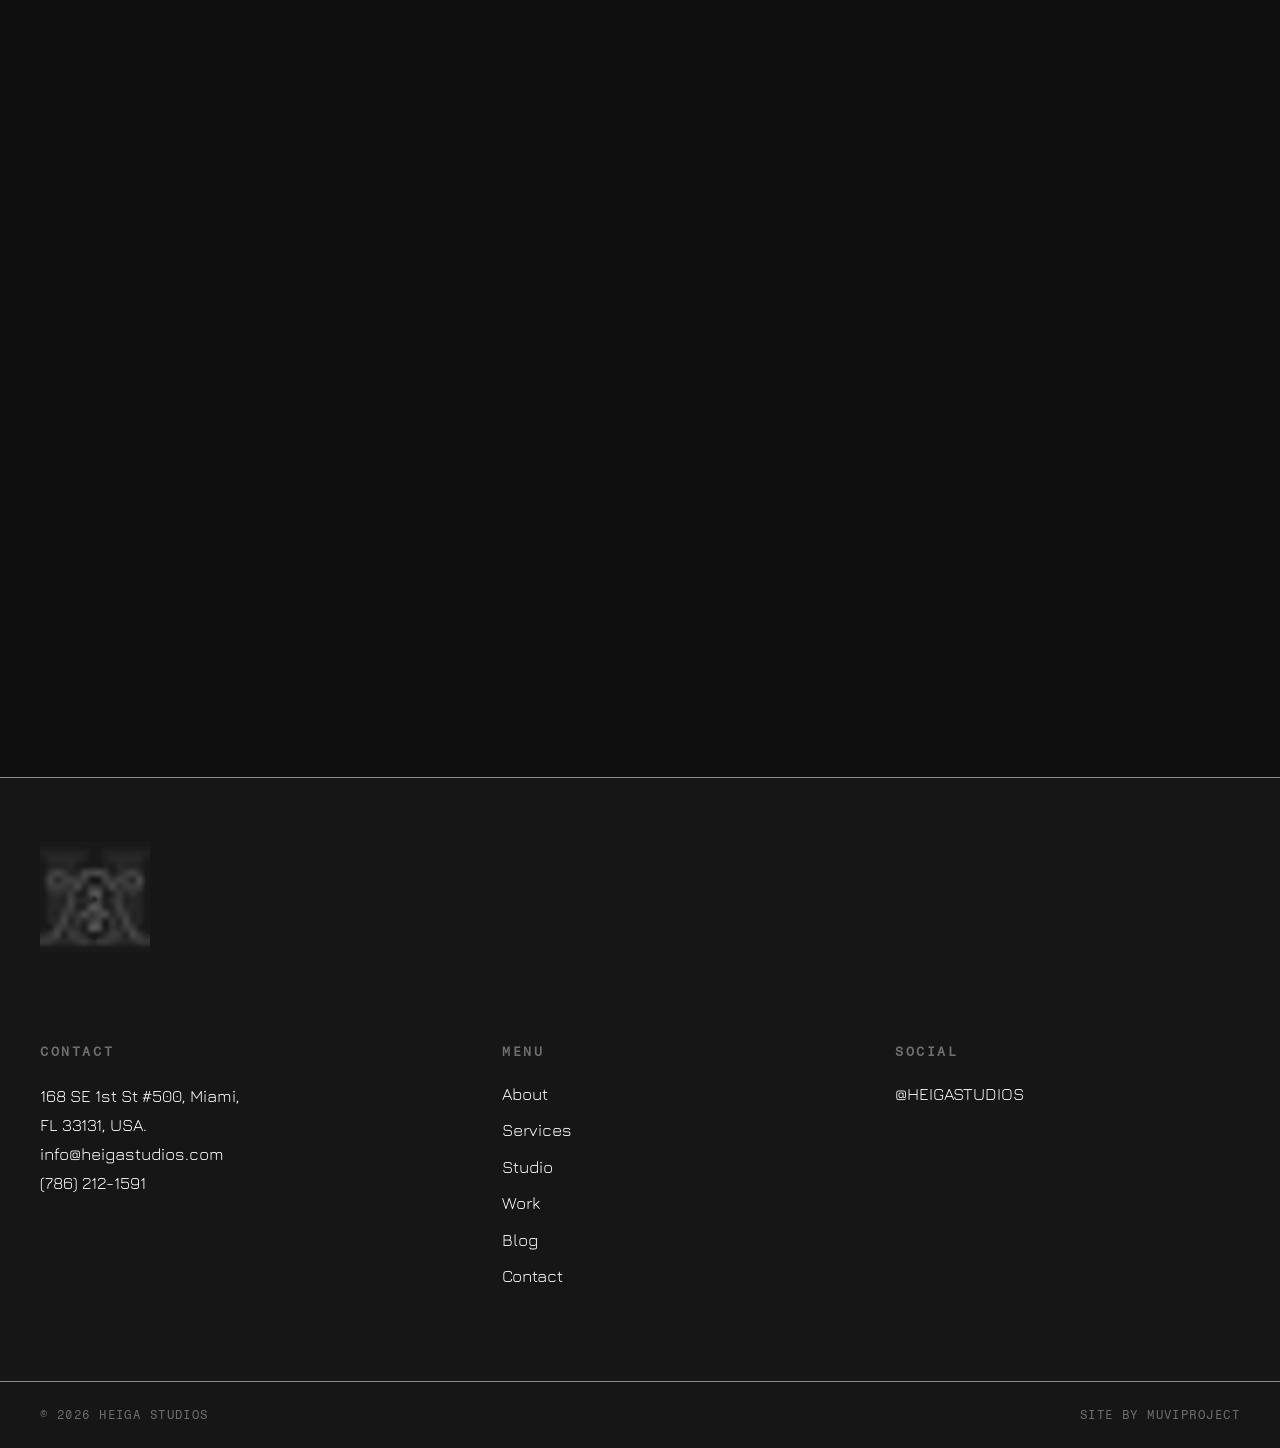
<file: blog/inside-studio-a/index.html>
<!DOCTYPE html>
<html lang="en">
<head>
<meta charset="UTF-8">
<meta name="viewport" content="width=device-width, initial-scale=1.0">
<title>Inside Studio A | Heiga Studios Miami</title>
<meta name="description" content="Tour Studio A at Heiga Studios Miami: 16'x20' live room, treated acoustics, Avid S6 and the gear behind our records.">
<link rel="canonical" href="https://www.heigastudios.com/blog/inside-studio-a/">
<meta name="robots" content="index, follow">
<meta property="og:type" content="article">
<meta property="og:site_name" content="Heiga Studios">
<meta property="og:title" content="Inside Studio A | Heiga Studios Miami">
<meta property="og:description" content="Tour Studio A at Heiga Studios Miami: 16'x20' live room, treated acoustics, Avid S6 and the gear behind our records.">
<meta property="og:url" content="https://www.heigastudios.com/blog/inside-studio-a/">
<meta property="og:image" content="https://www.heigastudios.com/assets/img/f-23-studio-hero.jpg">
<meta property="article:published_time" content="2026-09-20">
<meta name="twitter:card" content="summary_large_image">
<meta name="twitter:image" content="https://www.heigastudios.com/assets/img/f-23-studio-hero.jpg">
<link rel="icon" type="image/png" href="../../assets/img/logo.png">
<link rel="stylesheet" href="../../assets/css/fonts.css">
<link rel="stylesheet" href="../../assets/css/style.css?v=3">
<script src="../../assets/js/vendor/lenis.min.js" defer></script>
<script src="../../assets/js/main.js?v=3" defer></script>
<script type="application/ld+json">
{"@context":"https://schema.org","@type":"BlogPosting",
"headline":"Inside Studio A: Where Records Are Born",
"datePublished":"2026-09-20","author":{"@type":"Organization","name":"Heiga Studios"},
"image":"https://www.heigastudios.com/assets/img/f-23-studio-hero.jpg","url":"https://www.heigastudios.com/blog/inside-studio-a/",
"description":"Tour Studio A at Heiga Studios Miami: 16'x20' live room, treated acoustics, Avid S6 and the gear behind our records."}
</script>
<script type="application/ld+json">
{"@context":"https://schema.org","@type":"BreadcrumbList","itemListElement":[
{"@type":"ListItem","position":1,"name":"Home","item":"https://www.heigastudios.com/"},
{"@type":"ListItem","position":2,"name":"Blog","item":"https://www.heigastudios.com/blog/"},
{"@type":"ListItem","position":3,"name":"Inside Studio A: Where Records Are Born","item":"https://www.heigastudios.com/blog/inside-studio-a/"}]}
</script>
</head>
<body>
<header class="site-header">
  <a class="brand" href="../../" aria-label="Heiga Studios — home">HEIGA</a>
  <button class="menu-btn" data-menu-open aria-label="Open menu">MENU</button>
</header>
<div class="scrim" id="scrim"></div>
<aside class="drawer" id="drawer" aria-label="Site menu">
  <button class="drawer-close" data-menu-close>CLOSE</button>
  <nav>
    <a class="drawer-link" href="../../"><span class="roll"><span>HOME</span><span>HOME</span></span></a>
    <a class="drawer-link" href="../../about/"><span class="roll"><span>ABOUT</span><span>ABOUT</span></span></a>
    <a class="drawer-link" href="../../services/"><span class="roll"><span>SERVICES</span><span>SERVICES</span></span></a>
    <a class="drawer-link" href="../../studio/"><span class="roll"><span>STUDIO</span><span>STUDIO</span></span></a>
    <a class="drawer-link" href="../../work/"><span class="roll"><span>WORK</span><span>WORK</span></span></a>
    <a class="drawer-link" href="../../blog/"><span class="roll"><span>BLOG</span><span>BLOG</span></span></a>
    <a class="drawer-link" href="../../contact/"><span class="roll"><span>CONTACT</span><span>CONTACT</span></span></a>
  </nav>
  <div class="social"><a href="https://www.instagram.com/HEIGASTUDIOS" target="_blank" rel="noopener">@HEIGASTUDIOS</a></div>
</aside>
<main>
  <a class="back-link" href="../../blog/">← ALL POSTS</a>
  <article>
    <div class="post-body" style="padding-bottom:0">
      <p class="meta">SEP 20, 2026 · BY HEIGA STUDIOS · STUDIO · GEAR</p>
      <h1>Inside Studio A: Where Records Are Born</h1>
    </div>
    <figure class="post-hero"><img src="../../assets/img/f-23-studio-hero.jpg" alt="Studio A live room with acoustic wood panels and grand piano" width="1920" height="1080"></figure>
    <div class="post-body">
<p>id S6 and the gear behind our records." slug: "inside-studio-a"</p>
<hr>
<h2>The heart of Heiga</h2>
<p>Studio A is where most of our records start. A 16' × 20' live room with natural light, warm wood treatment and enough air for a full band — or the intimacy of a lone vocal take.</p>
<h2>The room</h2>
<p>High ceilings, controlled reflections and a piano that has appeared on more records than we can count. Every corner of the room was tuned by ear, not just by the book.</p>
<h2>The gear</h2>
<p>Our highlights include the <strong>Avid S6</strong> console, <strong>Dynaudio</strong> monitoring and a <strong>Focusrite/Dante</strong> network tying the rooms together. Outboard favorites rotate through the rack — ask our engineers and you'll get a different answer every week.</p>
<h2>Book a session</h2>
<p>Want to hear the room for yourself? <a href="../../contact/">Get in touch</a> — we'd love to show you around.</p>

    </div>
  </article>
  <footer>
    <div class="foot-pin" aria-hidden="true"><div class="wordmark">HEIGA</div></div>
    <div class="foot-body">
      <div class="foot-brand"><img src="../../assets/img/logo.png" alt="Heiga Studios logo" width="220" height="220" loading="lazy"></div>
      <div class="foot-grid">
        <div><h4>CONTACT</h4><address>168 SE 1st St #500, Miami,<br>FL 33131, USA.<br>
        <a href="mailto:info@heigastudios.com">info@heigastudios.com</a><br>
        <a href="tel:+17862121591">(786) 212-1591</a></address></div>
        <nav aria-label="Footer"><h4>MENU</h4>
          <div class="foot-nav"><a href="../../about/">About</a><a href="../../services/">Services</a><a href="../../studio/">Studio</a><a href="../../work/">Work</a><a href="../../blog/">Blog</a><a href="../../contact/">Contact</a></div>
        </nav>
        <div><h4>SOCIAL</h4><div class="foot-nav"><a href="https://www.instagram.com/HEIGASTUDIOS" target="_blank" rel="noopener">@HEIGASTUDIOS</a></div></div>
      </div>
      <div class="foot-bottom"><span>© 2026 HEIGA STUDIOS</span><span>SITE BY MUVIPROJECT</span></div>
    </div>
  </footer>
</main>
</body>
</html>
</file>
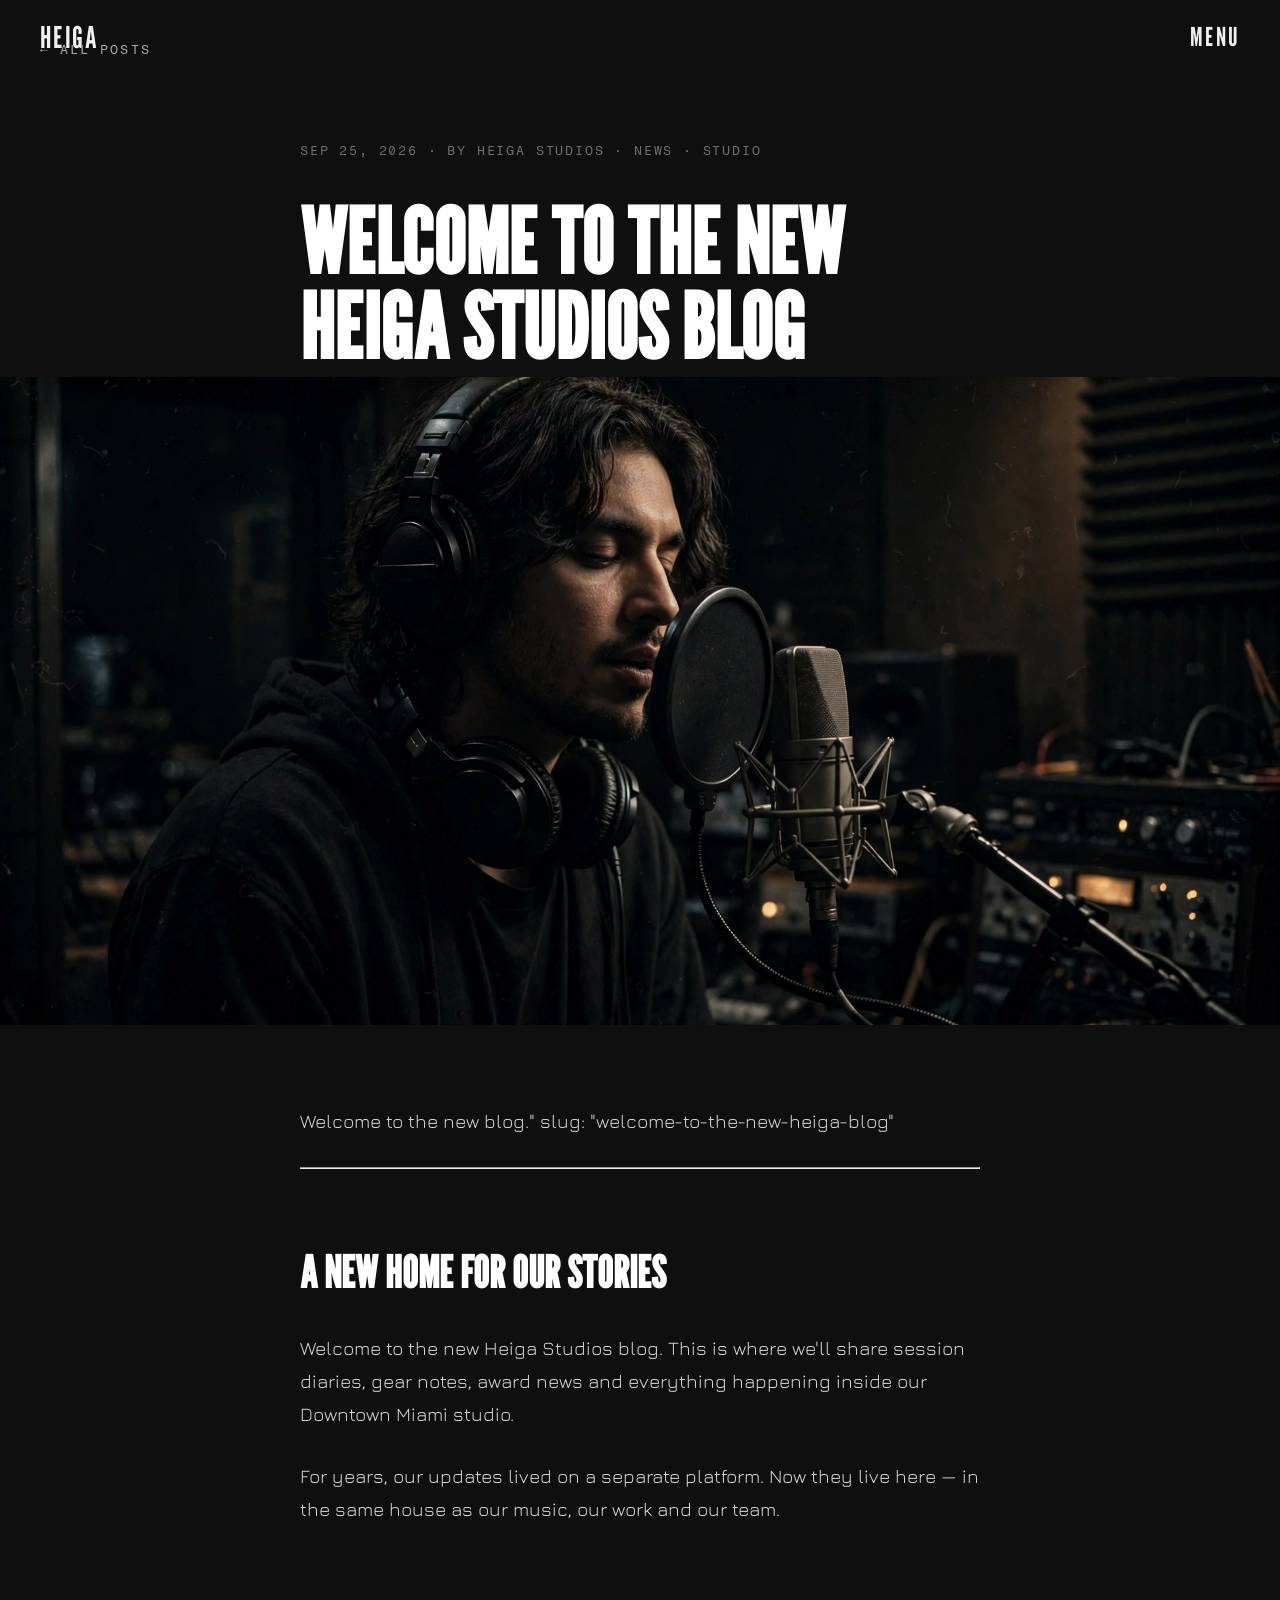
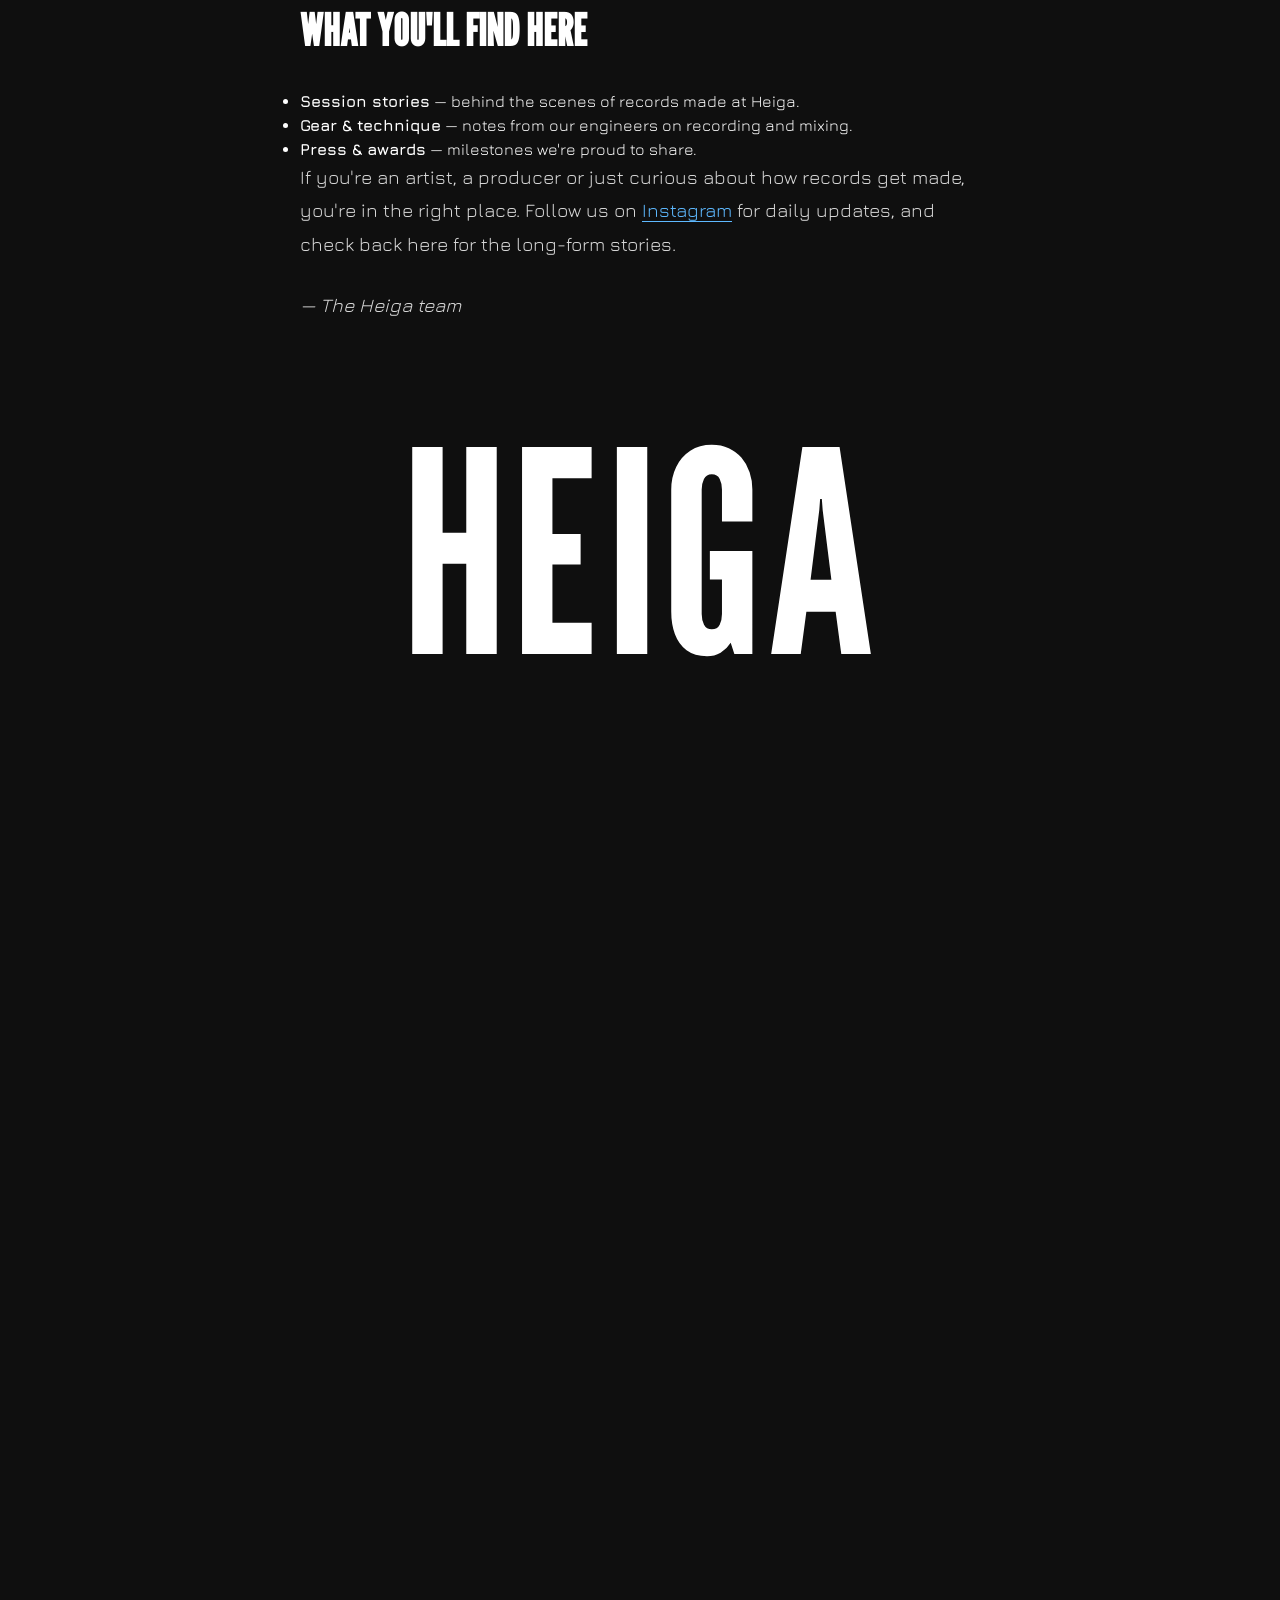
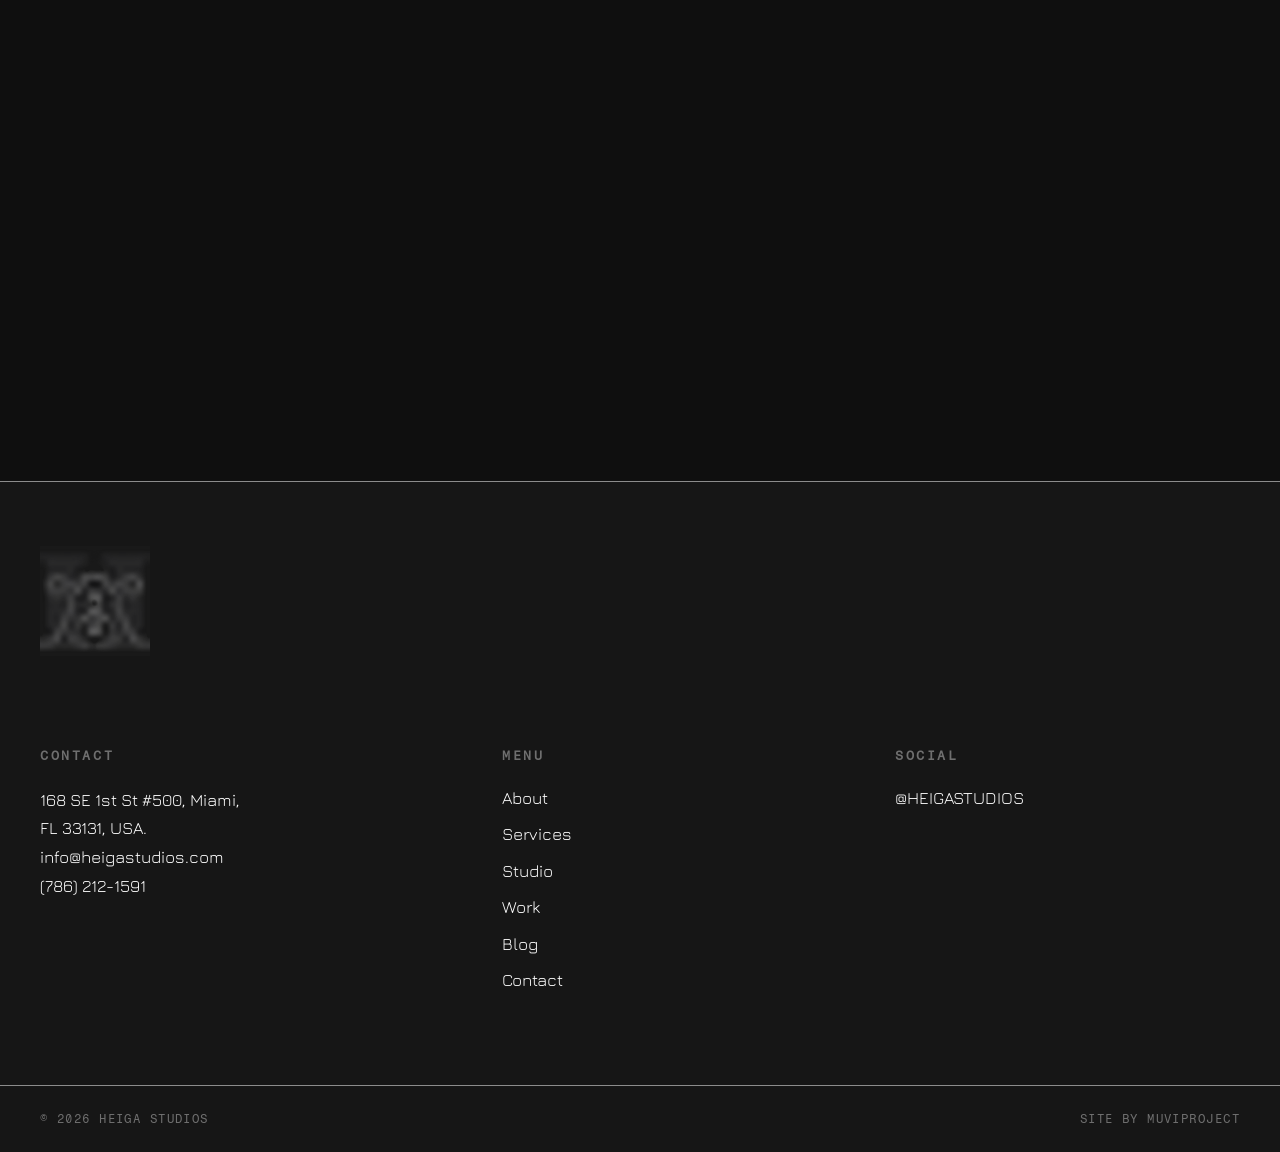
<file: blog/welcome-to-the-new-heiga-blog/index.html>
<!DOCTYPE html>
<html lang="en">
<head>
<meta charset="UTF-8">
<meta name="viewport" content="width=device-width, initial-scale=1.0">
<title>Welcome to the New Heiga Studios Blog</title>
<meta name="description" content="News, sessions and stories from Heiga Studios, our Downtown Miami recording studio. Welcome to the new blog.">
<link rel="canonical" href="https://www.heigastudios.com/blog/welcome-to-the-new-heiga-blog/">
<meta name="robots" content="index, follow">
<meta property="og:type" content="article">
<meta property="og:site_name" content="Heiga Studios">
<meta property="og:title" content="Welcome to the New Heiga Studios Blog">
<meta property="og:description" content="News, sessions and stories from Heiga Studios, our Downtown Miami recording studio. Welcome to the new blog.">
<meta property="og:url" content="https://www.heigastudios.com/blog/welcome-to-the-new-heiga-blog/">
<meta property="og:image" content="https://www.heigastudios.com/assets/img/f-18-work-1.jpg">
<meta property="article:published_time" content="2026-09-25">
<meta name="twitter:card" content="summary_large_image">
<meta name="twitter:image" content="https://www.heigastudios.com/assets/img/f-18-work-1.jpg">
<link rel="icon" type="image/png" href="../../assets/img/logo.png">
<link rel="stylesheet" href="../../assets/css/fonts.css">
<link rel="stylesheet" href="../../assets/css/style.css?v=3">
<script src="../../assets/js/vendor/lenis.min.js" defer></script>
<script src="../../assets/js/main.js?v=3" defer></script>
<script type="application/ld+json">
{"@context":"https://schema.org","@type":"BlogPosting",
"headline":"Welcome to the New Heiga Studios Blog",
"datePublished":"2026-09-25","author":{"@type":"Organization","name":"Heiga Studios"},
"image":"https://www.heigastudios.com/assets/img/f-18-work-1.jpg","url":"https://www.heigastudios.com/blog/welcome-to-the-new-heiga-blog/",
"description":"News, sessions and stories from Heiga Studios, our Downtown Miami recording studio. Welcome to the new blog."}
</script>
<script type="application/ld+json">
{"@context":"https://schema.org","@type":"BreadcrumbList","itemListElement":[
{"@type":"ListItem","position":1,"name":"Home","item":"https://www.heigastudios.com/"},
{"@type":"ListItem","position":2,"name":"Blog","item":"https://www.heigastudios.com/blog/"},
{"@type":"ListItem","position":3,"name":"Welcome to the New Heiga Studios Blog","item":"https://www.heigastudios.com/blog/welcome-to-the-new-heiga-blog/"}]}
</script>
</head>
<body>
<header class="site-header">
  <a class="brand" href="../../" aria-label="Heiga Studios — home">HEIGA</a>
  <button class="menu-btn" data-menu-open aria-label="Open menu">MENU</button>
</header>
<div class="scrim" id="scrim"></div>
<aside class="drawer" id="drawer" aria-label="Site menu">
  <button class="drawer-close" data-menu-close>CLOSE</button>
  <nav>
    <a class="drawer-link" href="../../"><span class="roll"><span>HOME</span><span>HOME</span></span></a>
    <a class="drawer-link" href="../../about/"><span class="roll"><span>ABOUT</span><span>ABOUT</span></span></a>
    <a class="drawer-link" href="../../services/"><span class="roll"><span>SERVICES</span><span>SERVICES</span></span></a>
    <a class="drawer-link" href="../../studio/"><span class="roll"><span>STUDIO</span><span>STUDIO</span></span></a>
    <a class="drawer-link" href="../../work/"><span class="roll"><span>WORK</span><span>WORK</span></span></a>
    <a class="drawer-link" href="../../blog/"><span class="roll"><span>BLOG</span><span>BLOG</span></span></a>
    <a class="drawer-link" href="../../contact/"><span class="roll"><span>CONTACT</span><span>CONTACT</span></span></a>
  </nav>
  <div class="social"><a href="https://www.instagram.com/HEIGASTUDIOS" target="_blank" rel="noopener">@HEIGASTUDIOS</a></div>
</aside>
<main>
  <a class="back-link" href="../../blog/">← ALL POSTS</a>
  <article>
    <div class="post-body" style="padding-bottom:0">
      <p class="meta">SEP 25, 2026 · BY HEIGA STUDIOS · NEWS · STUDIO</p>
      <h1>Welcome to the New Heiga Studios Blog</h1>
    </div>
    <figure class="post-hero"><img src="../../assets/img/f-18-work-1.jpg" alt="Recording session with artist at Heiga Studios" width="1920" height="1080"></figure>
    <div class="post-body">
<p>Welcome to the new blog." slug: "welcome-to-the-new-heiga-blog"</p>
<hr>
<h2>A new home for our stories</h2>
<p>Welcome to the new Heiga Studios blog. This is where we'll share session diaries, gear notes, award news and everything happening inside our Downtown Miami studio.</p>
<p>For years, our updates lived on a separate platform. Now they live here — in the same house as our music, our work and our team.</p>
<h2>What you'll find here</h2>
<ul>
<li><strong>Session stories</strong> — behind the scenes of records made at Heiga.</li>
<li><strong>Gear &amp; technique</strong> — notes from our engineers on recording and mixing.</li>
<li><strong>Press &amp; awards</strong> — milestones we're proud to share.</li>
</ul>
<p>If you're an artist, a producer or just curious about how records get made, you're in the right place. Follow us on <a href="https://www.instagram.com/HEIGASTUDIOS">Instagram</a> for daily updates, and check back here for the long-form stories.</p>
<p><em>— The Heiga team</em></p>

    </div>
  </article>
  <footer>
    <div class="foot-pin" aria-hidden="true"><div class="wordmark">HEIGA</div></div>
    <div class="foot-body">
      <div class="foot-brand"><img src="../../assets/img/logo.png" alt="Heiga Studios logo" width="220" height="220" loading="lazy"></div>
      <div class="foot-grid">
        <div><h4>CONTACT</h4><address>168 SE 1st St #500, Miami,<br>FL 33131, USA.<br>
        <a href="mailto:info@heigastudios.com">info@heigastudios.com</a><br>
        <a href="tel:+17862121591">(786) 212-1591</a></address></div>
        <nav aria-label="Footer"><h4>MENU</h4>
          <div class="foot-nav"><a href="../../about/">About</a><a href="../../services/">Services</a><a href="../../studio/">Studio</a><a href="../../work/">Work</a><a href="../../blog/">Blog</a><a href="../../contact/">Contact</a></div>
        </nav>
        <div><h4>SOCIAL</h4><div class="foot-nav"><a href="https://www.instagram.com/HEIGASTUDIOS" target="_blank" rel="noopener">@HEIGASTUDIOS</a></div></div>
      </div>
      <div class="foot-bottom"><span>© 2026 HEIGA STUDIOS</span><span>SITE BY MUVIPROJECT</span></div>
    </div>
  </footer>
</main>
</body>
</html>
</file>
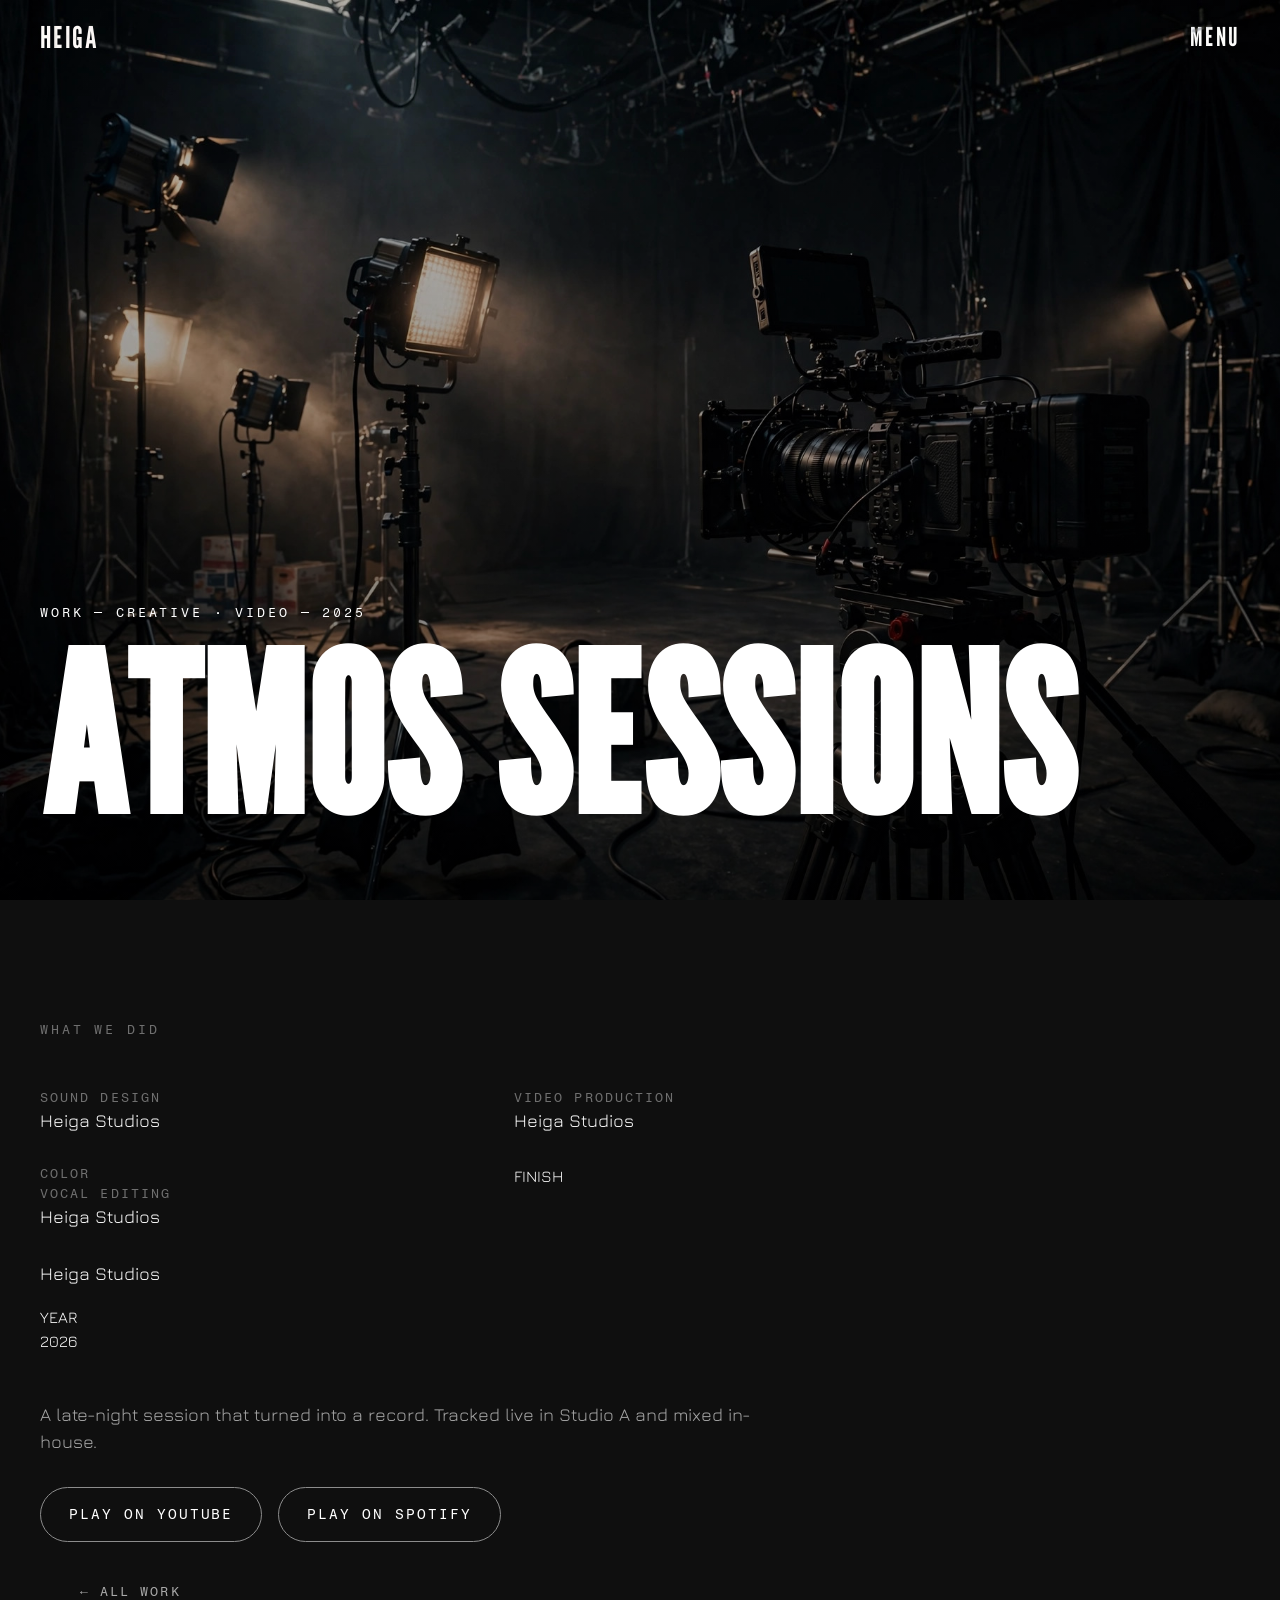
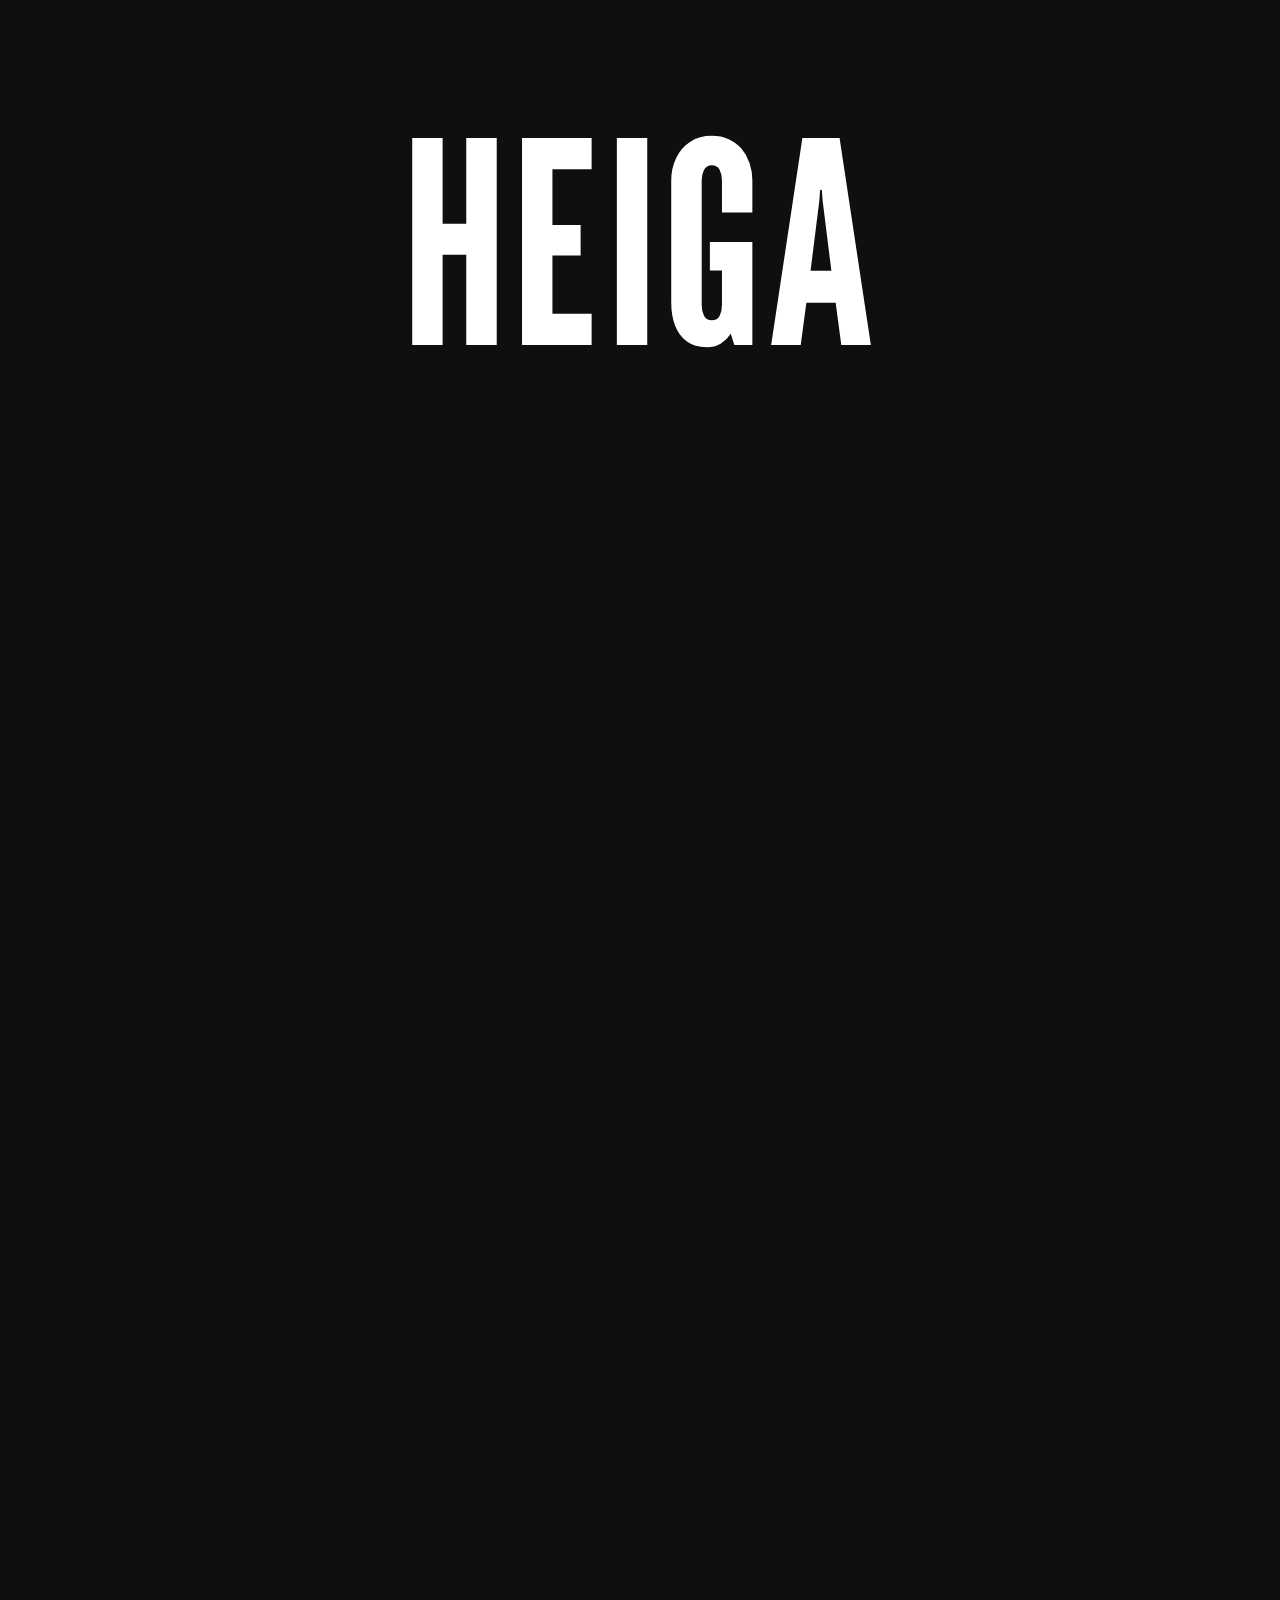
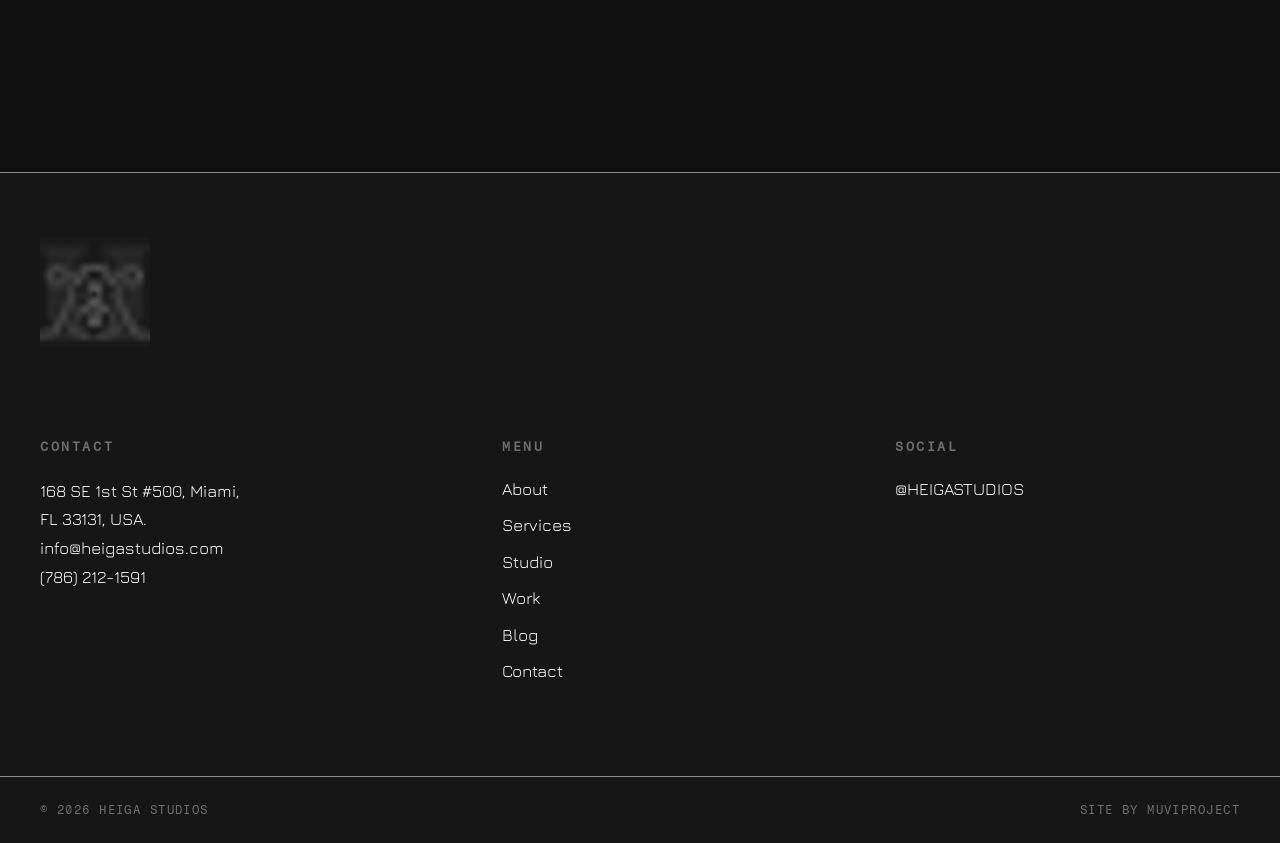
<file: work/atmos-sessions/index.html>
<!DOCTYPE html>
<html lang="en">
<head>
<meta charset="UTF-8">
<meta name="viewport" content="width=device-width, initial-scale=1.0">
<title>Atmos Sessions | Work | Heiga Studios</title>
<meta name="description" content="Atmos Sessions — recording and mixing at Heiga Studios, Miami.">
<link rel="canonical" href="https://www.heigastudios.com/work/atmos-sessions/">
<meta name="robots" content="index, follow">
<meta property="og:type" content="website">
<meta property="og:site_name" content="Heiga Studios">
<meta property="og:title" content="Atmos Sessions | Heiga Studios">
<meta property="og:description" content="Recording and mixing at Heiga Studios, Miami.">
<meta property="og:url" content="https://www.heigastudios.com/work/atmos-sessions/">
<meta property="og:image" content="https://www.heigastudios.com/assets/img/f-21-work-4.jpg">
<meta name="twitter:card" content="summary_large_image">
<link rel="stylesheet" href="../../assets/css/fonts.css">
<link rel="icon" type="image/png" href="../../assets/img/logo.png">
<link rel="stylesheet" href="../../assets/css/style.css?v=3">
<script src="../../assets/js/vendor/lenis.min.js" defer></script>
<script src="../../assets/js/main.js?v=3" defer></script>
<script type="application/ld+json">
{"@context":"https://schema.org","@type":"BreadcrumbList","itemListElement":[
{"@type":"ListItem","position":1,"name":"Home","item":"https://www.heigastudios.com/"},
{"@type":"ListItem","position":2,"name":"Work","item":"https://www.heigastudios.com/work/"},
{"@type":"ListItem","position":3,"name":"Atmos Sessions","item":"https://www.heigastudios.com/work/atmos-sessions/"}]}
</script>
</head>
<body>
<header class="site-header">
  <a class="brand" href="../../" aria-label="Heiga Studios — home">HEIGA</a>
  <button class="menu-btn" data-menu-open aria-label="Open menu">MENU</button>
</header>
<div class="scrim" id="scrim"></div>
<aside class="drawer" id="drawer" aria-label="Site menu">
  <button class="drawer-close" data-menu-close>CLOSE</button>
  <nav>
    <a class="drawer-link" href="../../"><span class="roll"><span>HOME</span><span>HOME</span></span></a>
    <a class="drawer-link" href="../../about/"><span class="roll"><span>ABOUT</span><span>ABOUT</span></span></a>
    <a class="drawer-link" href="../../services/"><span class="roll"><span>SERVICES</span><span>SERVICES</span></span></a>
    <a class="drawer-link" href="../../studio/"><span class="roll"><span>STUDIO</span><span>STUDIO</span></span></a>
    <a class="drawer-link" href="../../work/"><span class="roll"><span>WORK</span><span>WORK</span></span></a>
    <a class="drawer-link" href="../../blog/"><span class="roll"><span>BLOG</span><span>BLOG</span></span></a>
    <a class="drawer-link" href="../../contact/"><span class="roll"><span>CONTACT</span><span>CONTACT</span></span></a>
  </nav>
  <div class="social"><a href="https://www.instagram.com/HEIGASTUDIOS" target="_blank" rel="noopener">@HEIGASTUDIOS</a></div>
</aside>

<main>
  <section class="hero" aria-label="Atmos Sessions">
    <div class="hero-bg"><img src="../../assets/img/f-21-work-4.jpg" alt="Atmos Sessions recording session at Heiga Studios" width="1920" height="1080" fetchpriority="high"></div>
    <div class="hero-inner">
      <p class="eyebrow">WORK — CREATIVE · VIDEO — 2025</p>
      <h1 class="hero-title" data-hero-title><span class="line">ATMOS SESSIONS</span></h1>
    </div>
  </section>

  <section class="section">
    <div class="wrap">
      <p class="kicker">WHAT WE DID</p>
      <dl class="credits reveal">
        <div><dt>SOUND DESIGN</dt><dd>Heiga Studios</dd></div>
        <div><dt>VIDEO PRODUCTION</dt><dd>Heiga Studios</dd></div>
        <div><dt>COLOR <div><dt>VOCAL EDITING</dt><dd>Heiga Studios</dd></div> FINISH</dt><dd>Heiga Studios</dd></div>
        <div><dt>YEAR</dt><dd>2026</dd></div>
      </dl>
      <!-- PROVISORIO: credits pending Malury -->
      <div class="prose" style="margin-top:48px">
        <p>A late-night session that turned into a record. Tracked live in Studio A and mixed in-house.<!-- PROVISORIO --></p>
      </div>
      <div class="play-row reveal">
        <a class="btn" href="#">PLAY ON YOUTUBE</a>
        <a class="btn" href="#">PLAY ON SPOTIFY</a>
      </div>
      <!-- PROVISORIO: links pending Malury -->
      <a class="back-link" href="../../work/">← ALL WORK</a>
    </div>
  </section>

  <footer>
    <div class="foot-pin" aria-hidden="true"><div class="wordmark">HEIGA</div></div>
    <div class="foot-body">
      <div class="foot-brand"><img src="../../assets/img/logo.png" alt="Heiga Studios logo" width="220" height="220" loading="lazy"></div>
      <div class="foot-grid">
        <div><h4>CONTACT</h4><address>168 SE 1st St #500, Miami,<br>FL 33131, USA.<br>
        <a href="mailto:info@heigastudios.com">info@heigastudios.com</a><br>
        <a href="tel:+17862121591">(786) 212-1591</a></address></div>
        <nav aria-label="Footer"><h4>MENU</h4>
          <div class="foot-nav"><a href="../../about/">About</a><a href="../../services/">Services</a><a href="../../studio/">Studio</a><a href="../../work/">Work</a><a href="../../blog/">Blog</a><a href="../../contact/">Contact</a></div>
        </nav>
        <div><h4>SOCIAL</h4><div class="foot-nav"><a href="https://www.instagram.com/HEIGASTUDIOS" target="_blank" rel="noopener">@HEIGASTUDIOS</a></div></div>
      </div>
      <div class="foot-bottom"><span>© 2026 HEIGA STUDIOS</span><span>SITE BY MUVIPROJECT</span></div>
    </div>
  </footer>
</main>
</body>
</html>
</file>
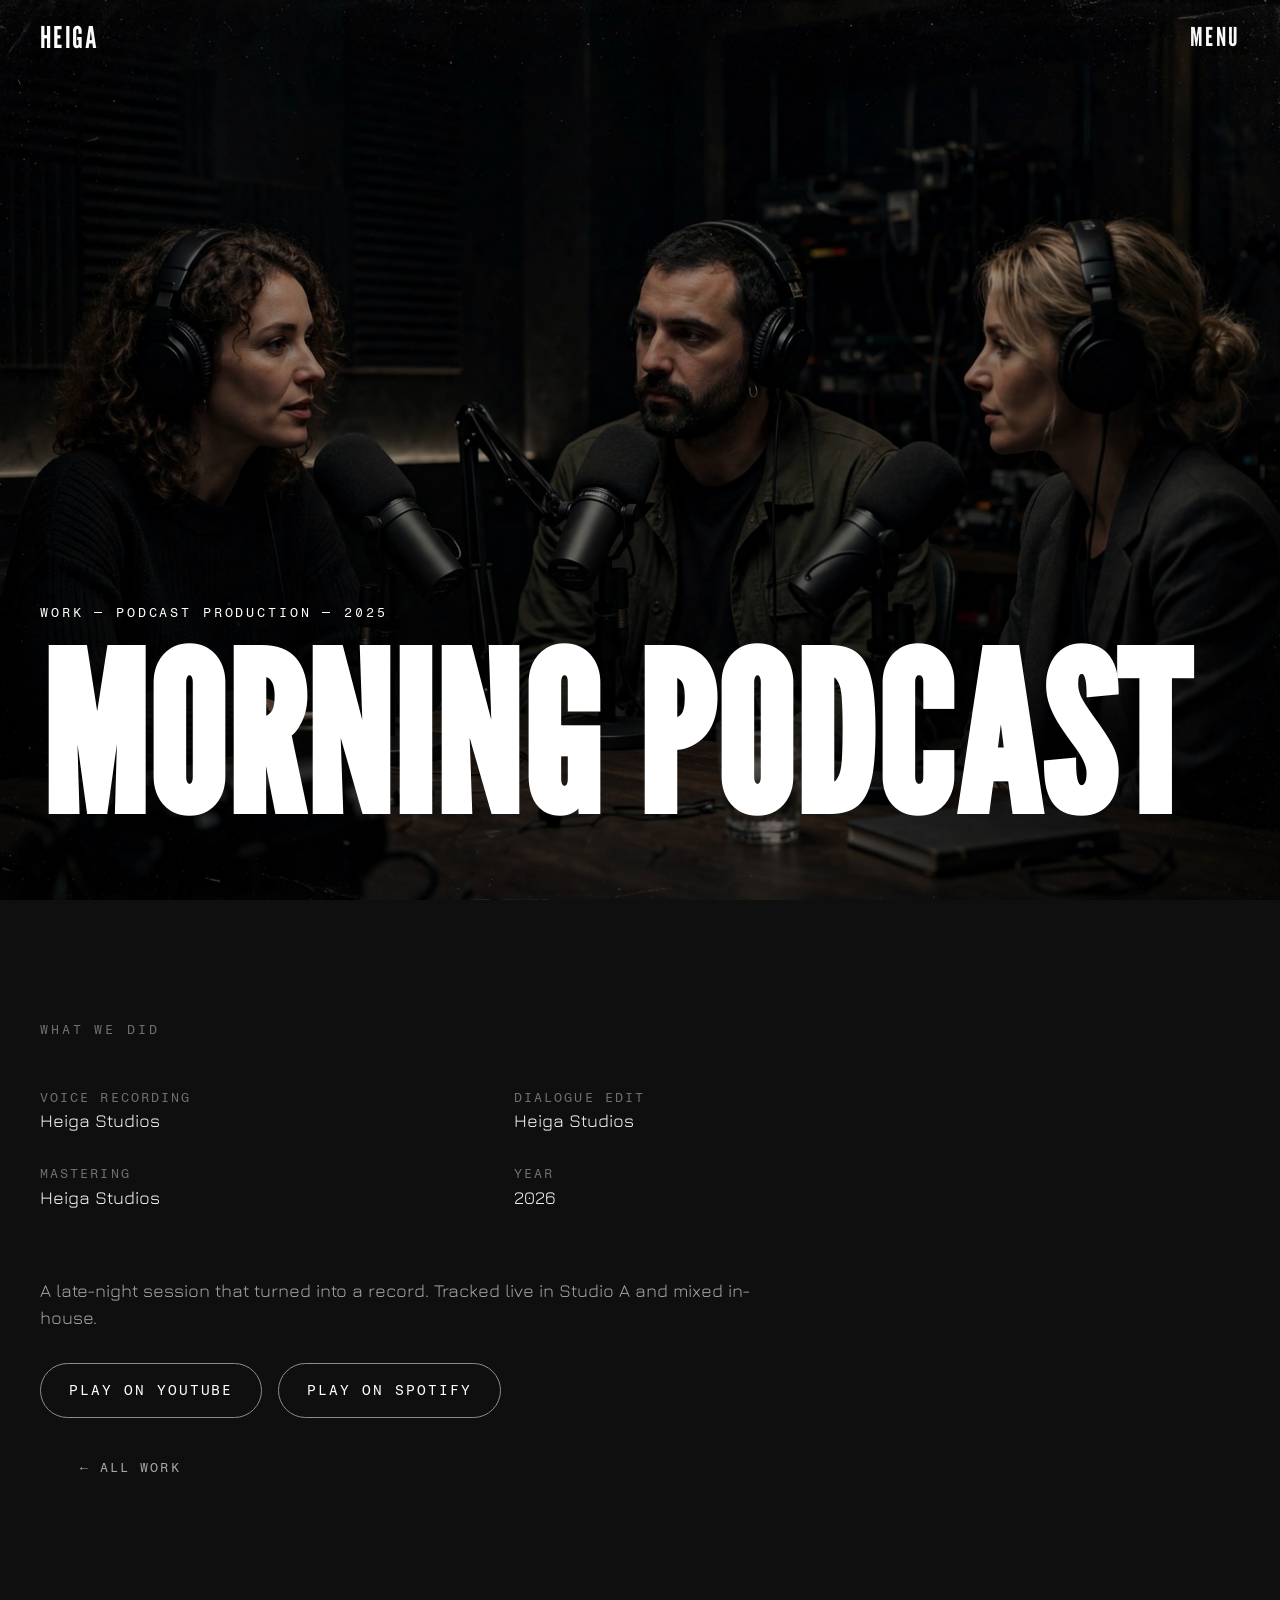
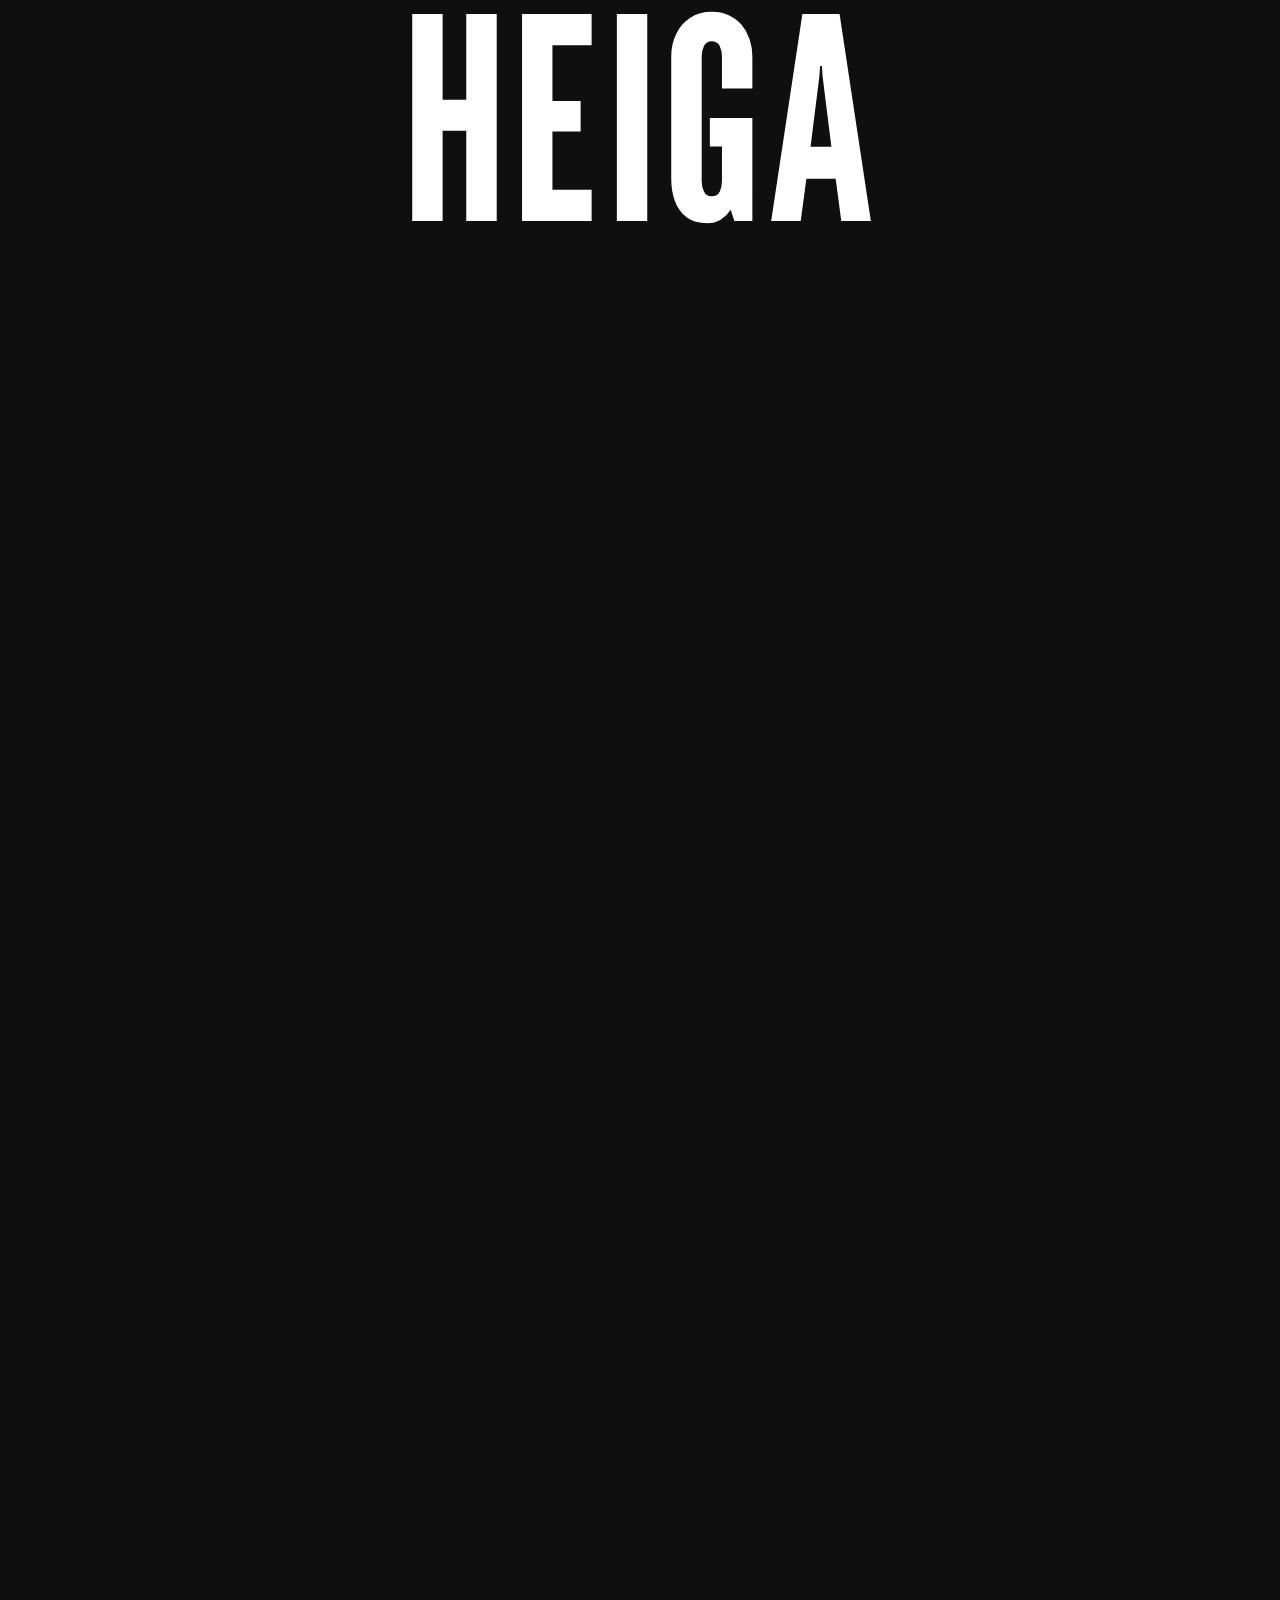
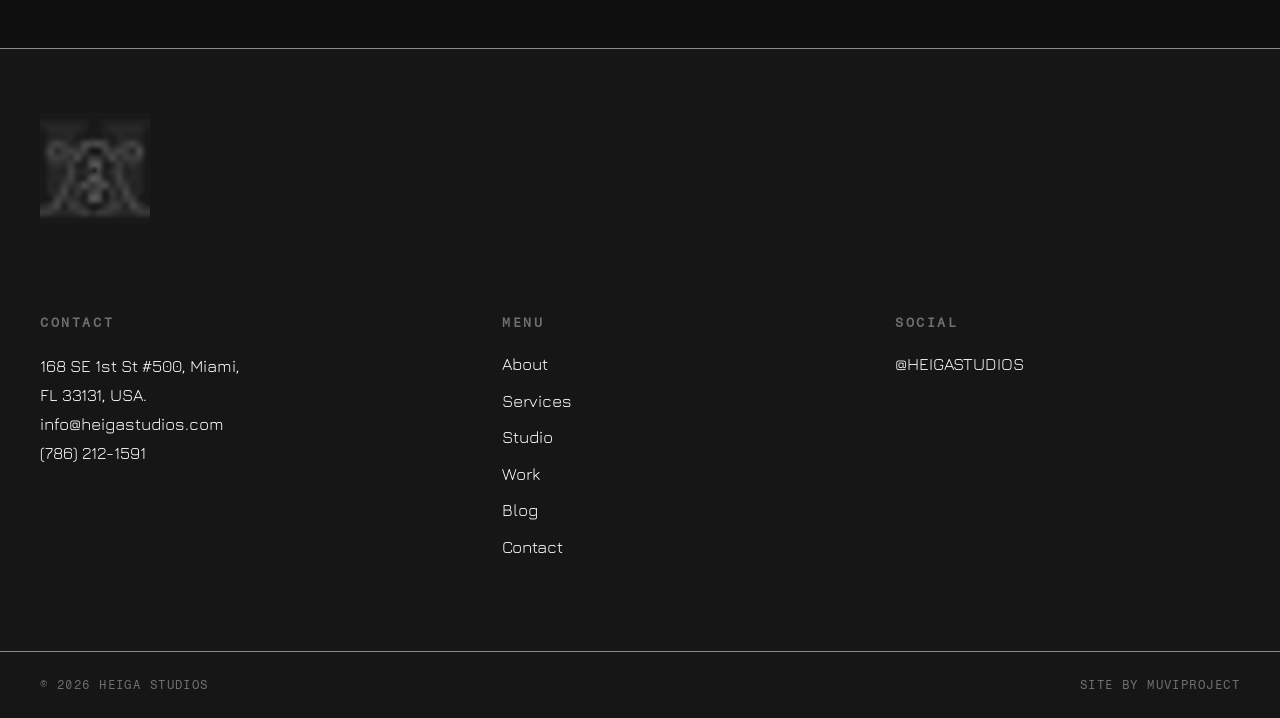
<file: work/morning-podcast/index.html>
<!DOCTYPE html>
<html lang="en">
<head>
<meta charset="UTF-8">
<meta name="viewport" content="width=device-width, initial-scale=1.0">
<title>Morning Podcast | Work | Heiga Studios</title>
<meta name="description" content="Morning Podcast — recording and mixing at Heiga Studios, Miami.">
<link rel="canonical" href="https://www.heigastudios.com/work/morning-podcast/">
<meta name="robots" content="index, follow">
<meta property="og:type" content="website">
<meta property="og:site_name" content="Heiga Studios">
<meta property="og:title" content="Morning Podcast | Heiga Studios">
<meta property="og:description" content="Recording and mixing at Heiga Studios, Miami.">
<meta property="og:url" content="https://www.heigastudios.com/work/morning-podcast/">
<meta property="og:image" content="https://www.heigastudios.com/assets/img/f-20-work-3.jpg">
<meta name="twitter:card" content="summary_large_image">
<link rel="stylesheet" href="../../assets/css/fonts.css">
<link rel="icon" type="image/png" href="../../assets/img/logo.png">
<link rel="stylesheet" href="../../assets/css/style.css?v=3">
<script src="../../assets/js/vendor/lenis.min.js" defer></script>
<script src="../../assets/js/main.js?v=3" defer></script>
<script type="application/ld+json">
{"@context":"https://schema.org","@type":"BreadcrumbList","itemListElement":[
{"@type":"ListItem","position":1,"name":"Home","item":"https://www.heigastudios.com/"},
{"@type":"ListItem","position":2,"name":"Work","item":"https://www.heigastudios.com/work/"},
{"@type":"ListItem","position":3,"name":"Morning Podcast","item":"https://www.heigastudios.com/work/morning-podcast/"}]}
</script>
</head>
<body>
<header class="site-header">
  <a class="brand" href="../../" aria-label="Heiga Studios — home">HEIGA</a>
  <button class="menu-btn" data-menu-open aria-label="Open menu">MENU</button>
</header>
<div class="scrim" id="scrim"></div>
<aside class="drawer" id="drawer" aria-label="Site menu">
  <button class="drawer-close" data-menu-close>CLOSE</button>
  <nav>
    <a class="drawer-link" href="../../"><span class="roll"><span>HOME</span><span>HOME</span></span></a>
    <a class="drawer-link" href="../../about/"><span class="roll"><span>ABOUT</span><span>ABOUT</span></span></a>
    <a class="drawer-link" href="../../services/"><span class="roll"><span>SERVICES</span><span>SERVICES</span></span></a>
    <a class="drawer-link" href="../../studio/"><span class="roll"><span>STUDIO</span><span>STUDIO</span></span></a>
    <a class="drawer-link" href="../../work/"><span class="roll"><span>WORK</span><span>WORK</span></span></a>
    <a class="drawer-link" href="../../blog/"><span class="roll"><span>BLOG</span><span>BLOG</span></span></a>
    <a class="drawer-link" href="../../contact/"><span class="roll"><span>CONTACT</span><span>CONTACT</span></span></a>
  </nav>
  <div class="social"><a href="https://www.instagram.com/HEIGASTUDIOS" target="_blank" rel="noopener">@HEIGASTUDIOS</a></div>
</aside>

<main>
  <section class="hero" aria-label="Morning Podcast">
    <div class="hero-bg"><img src="../../assets/img/f-20-work-3.jpg" alt="Morning Podcast recording session at Heiga Studios" width="1920" height="1080" fetchpriority="high"></div>
    <div class="hero-inner">
      <p class="eyebrow">WORK — PODCAST PRODUCTION — 2025</p>
      <h1 class="hero-title" data-hero-title><span class="line">MORNING PODCAST</span></h1>
    </div>
  </section>

  <section class="section">
    <div class="wrap">
      <p class="kicker">WHAT WE DID</p>
      <dl class="credits reveal">
        <div><dt>VOICE RECORDING</dt><dd>Heiga Studios</dd></div>
        <div><dt>DIALOGUE EDIT</dt><dd>Heiga Studios</dd></div>
        <div><dt>MASTERING</dt><dd>Heiga Studios</dd></div>
        <div><dt>YEAR</dt><dd>2026</dd></div>
      </dl>
      <!-- PROVISORIO: credits pending Malury -->
      <div class="prose" style="margin-top:48px">
        <p>A late-night session that turned into a record. Tracked live in Studio A and mixed in-house.<!-- PROVISORIO --></p>
      </div>
      <div class="play-row reveal">
        <a class="btn" href="#">PLAY ON YOUTUBE</a>
        <a class="btn" href="#">PLAY ON SPOTIFY</a>
      </div>
      <!-- PROVISORIO: links pending Malury -->
      <a class="back-link" href="../../work/">← ALL WORK</a>
    </div>
  </section>

  <footer>
    <div class="foot-pin" aria-hidden="true"><div class="wordmark">HEIGA</div></div>
    <div class="foot-body">
      <div class="foot-brand"><img src="../../assets/img/logo.png" alt="Heiga Studios logo" width="220" height="220" loading="lazy"></div>
      <div class="foot-grid">
        <div><h4>CONTACT</h4><address>168 SE 1st St #500, Miami,<br>FL 33131, USA.<br>
        <a href="mailto:info@heigastudios.com">info@heigastudios.com</a><br>
        <a href="tel:+17862121591">(786) 212-1591</a></address></div>
        <nav aria-label="Footer"><h4>MENU</h4>
          <div class="foot-nav"><a href="../../about/">About</a><a href="../../services/">Services</a><a href="../../studio/">Studio</a><a href="../../work/">Work</a><a href="../../blog/">Blog</a><a href="../../contact/">Contact</a></div>
        </nav>
        <div><h4>SOCIAL</h4><div class="foot-nav"><a href="https://www.instagram.com/HEIGASTUDIOS" target="_blank" rel="noopener">@HEIGASTUDIOS</a></div></div>
      </div>
      <div class="foot-bottom"><span>© 2026 HEIGA STUDIOS</span><span>SITE BY MUVIPROJECT</span></div>
    </div>
  </footer>
</main>
</body>
</html>
</file>
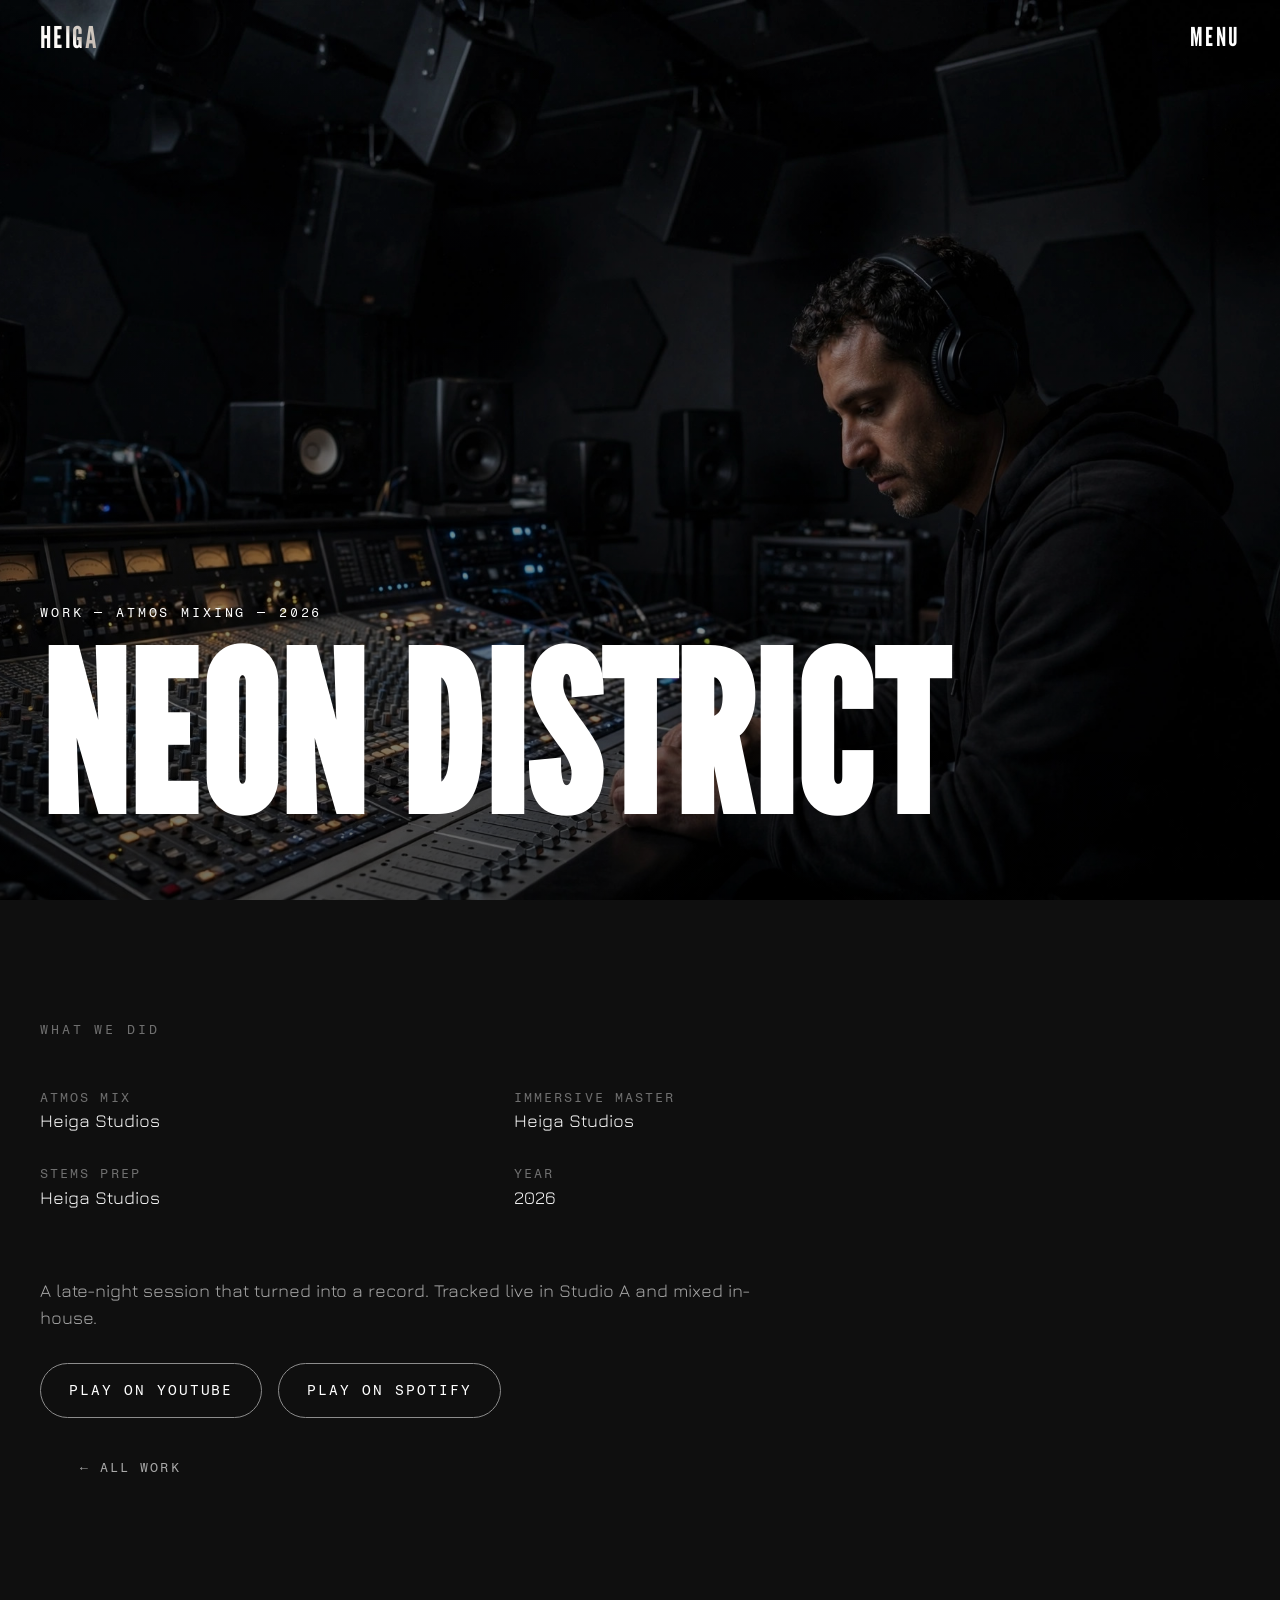
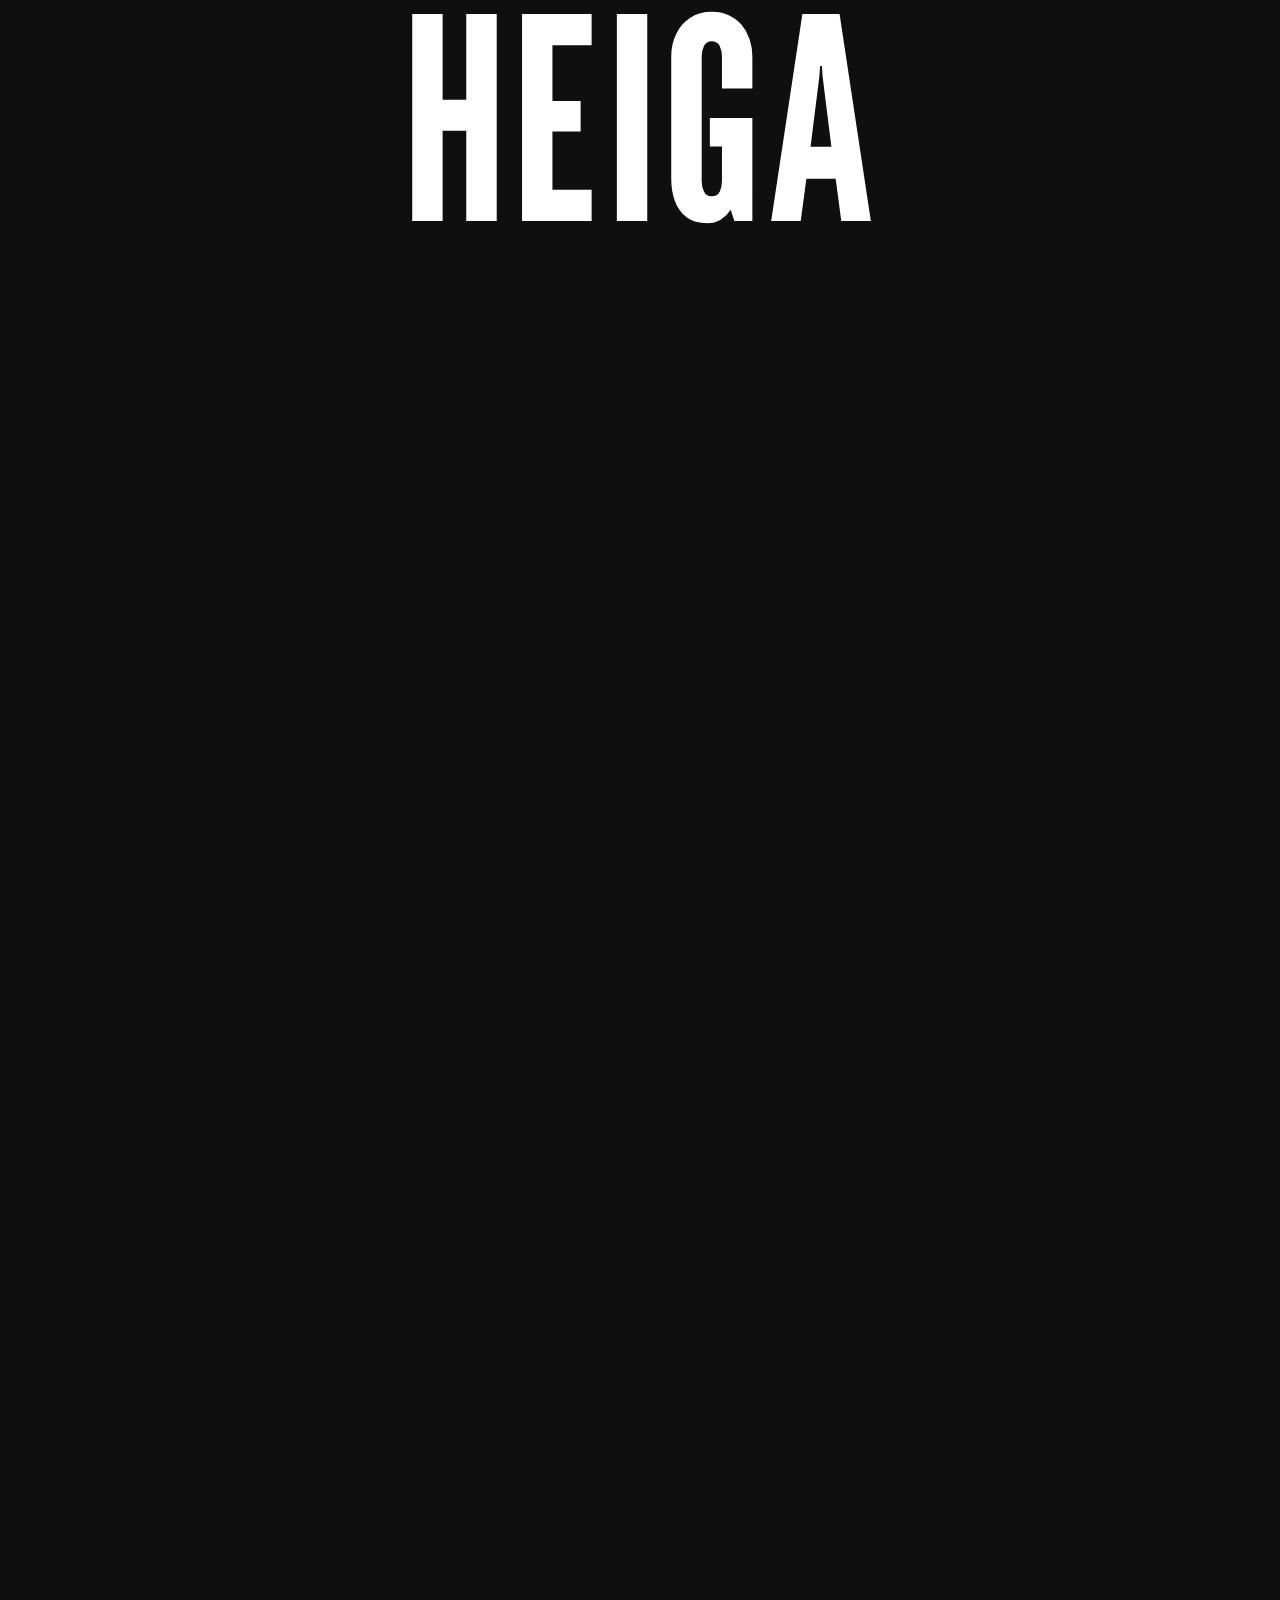
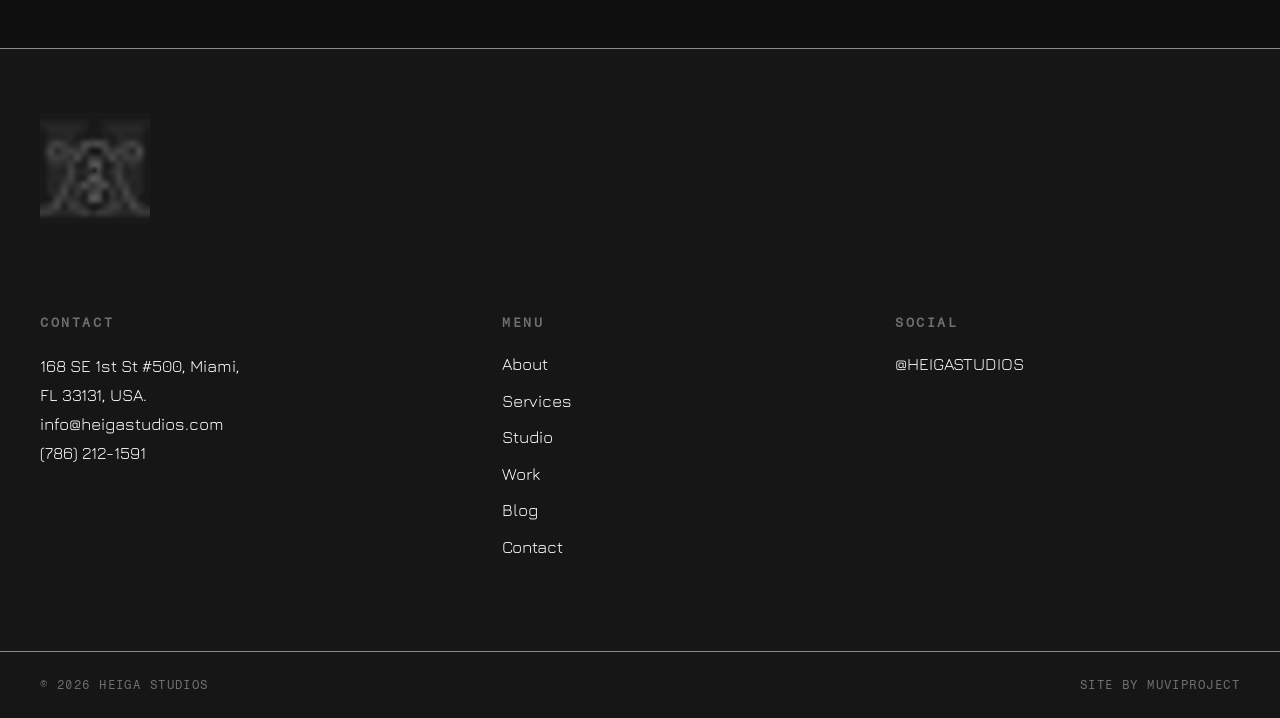
<file: work/neon-district/index.html>
<!DOCTYPE html>
<html lang="en">
<head>
<meta charset="UTF-8">
<meta name="viewport" content="width=device-width, initial-scale=1.0">
<title>Neon District | Work | Heiga Studios</title>
<meta name="description" content="Neon District — recording and mixing at Heiga Studios, Miami.">
<link rel="canonical" href="https://www.heigastudios.com/work/neon-district/">
<meta name="robots" content="index, follow">
<meta property="og:type" content="website">
<meta property="og:site_name" content="Heiga Studios">
<meta property="og:title" content="Neon District | Heiga Studios">
<meta property="og:description" content="Recording and mixing at Heiga Studios, Miami.">
<meta property="og:url" content="https://www.heigastudios.com/work/neon-district/">
<meta property="og:image" content="https://www.heigastudios.com/assets/img/f-19-work-2.jpg">
<meta name="twitter:card" content="summary_large_image">
<link rel="stylesheet" href="../../assets/css/fonts.css">
<link rel="icon" type="image/png" href="../../assets/img/logo.png">
<link rel="stylesheet" href="../../assets/css/style.css?v=3">
<script src="../../assets/js/vendor/lenis.min.js" defer></script>
<script src="../../assets/js/main.js?v=3" defer></script>
<script type="application/ld+json">
{"@context":"https://schema.org","@type":"BreadcrumbList","itemListElement":[
{"@type":"ListItem","position":1,"name":"Home","item":"https://www.heigastudios.com/"},
{"@type":"ListItem","position":2,"name":"Work","item":"https://www.heigastudios.com/work/"},
{"@type":"ListItem","position":3,"name":"Neon District","item":"https://www.heigastudios.com/work/neon-district/"}]}
</script>
</head>
<body>
<header class="site-header">
  <a class="brand" href="../../" aria-label="Heiga Studios — home">HEIGA</a>
  <button class="menu-btn" data-menu-open aria-label="Open menu">MENU</button>
</header>
<div class="scrim" id="scrim"></div>
<aside class="drawer" id="drawer" aria-label="Site menu">
  <button class="drawer-close" data-menu-close>CLOSE</button>
  <nav>
    <a class="drawer-link" href="../../"><span class="roll"><span>HOME</span><span>HOME</span></span></a>
    <a class="drawer-link" href="../../about/"><span class="roll"><span>ABOUT</span><span>ABOUT</span></span></a>
    <a class="drawer-link" href="../../services/"><span class="roll"><span>SERVICES</span><span>SERVICES</span></span></a>
    <a class="drawer-link" href="../../studio/"><span class="roll"><span>STUDIO</span><span>STUDIO</span></span></a>
    <a class="drawer-link" href="../../work/"><span class="roll"><span>WORK</span><span>WORK</span></span></a>
    <a class="drawer-link" href="../../blog/"><span class="roll"><span>BLOG</span><span>BLOG</span></span></a>
    <a class="drawer-link" href="../../contact/"><span class="roll"><span>CONTACT</span><span>CONTACT</span></span></a>
  </nav>
  <div class="social"><a href="https://www.instagram.com/HEIGASTUDIOS" target="_blank" rel="noopener">@HEIGASTUDIOS</a></div>
</aside>

<main>
  <section class="hero" aria-label="Neon District">
    <div class="hero-bg"><img src="../../assets/img/f-19-work-2.jpg" alt="Neon District recording session at Heiga Studios" width="1920" height="1080" fetchpriority="high"></div>
    <div class="hero-inner">
      <p class="eyebrow">WORK — ATMOS MIXING — 2026</p>
      <h1 class="hero-title" data-hero-title><span class="line">NEON DISTRICT</span></h1>
    </div>
  </section>

  <section class="section">
    <div class="wrap">
      <p class="kicker">WHAT WE DID</p>
      <dl class="credits reveal">
        <div><dt>ATMOS MIX</dt><dd>Heiga Studios</dd></div>
        <div><dt>IMMERSIVE MASTER</dt><dd>Heiga Studios</dd></div>
        <div><dt>STEMS PREP</dt><dd>Heiga Studios</dd></div>
        <div><dt>YEAR</dt><dd>2026</dd></div>
      </dl>
      <!-- PROVISORIO: credits pending Malury -->
      <div class="prose" style="margin-top:48px">
        <p>A late-night session that turned into a record. Tracked live in Studio A and mixed in-house.<!-- PROVISORIO --></p>
      </div>
      <div class="play-row reveal">
        <a class="btn" href="#">PLAY ON YOUTUBE</a>
        <a class="btn" href="#">PLAY ON SPOTIFY</a>
      </div>
      <!-- PROVISORIO: links pending Malury -->
      <a class="back-link" href="../../work/">← ALL WORK</a>
    </div>
  </section>

  <footer>
    <div class="foot-pin" aria-hidden="true"><div class="wordmark">HEIGA</div></div>
    <div class="foot-body">
      <div class="foot-brand"><img src="../../assets/img/logo.png" alt="Heiga Studios logo" width="220" height="220" loading="lazy"></div>
      <div class="foot-grid">
        <div><h4>CONTACT</h4><address>168 SE 1st St #500, Miami,<br>FL 33131, USA.<br>
        <a href="mailto:info@heigastudios.com">info@heigastudios.com</a><br>
        <a href="tel:+17862121591">(786) 212-1591</a></address></div>
        <nav aria-label="Footer"><h4>MENU</h4>
          <div class="foot-nav"><a href="../../about/">About</a><a href="../../services/">Services</a><a href="../../studio/">Studio</a><a href="../../work/">Work</a><a href="../../blog/">Blog</a><a href="../../contact/">Contact</a></div>
        </nav>
        <div><h4>SOCIAL</h4><div class="foot-nav"><a href="https://www.instagram.com/HEIGASTUDIOS" target="_blank" rel="noopener">@HEIGASTUDIOS</a></div></div>
      </div>
      <div class="foot-bottom"><span>© 2026 HEIGA STUDIOS</span><span>SITE BY MUVIPROJECT</span></div>
    </div>
  </footer>
</main>
</body>
</html>
</file>
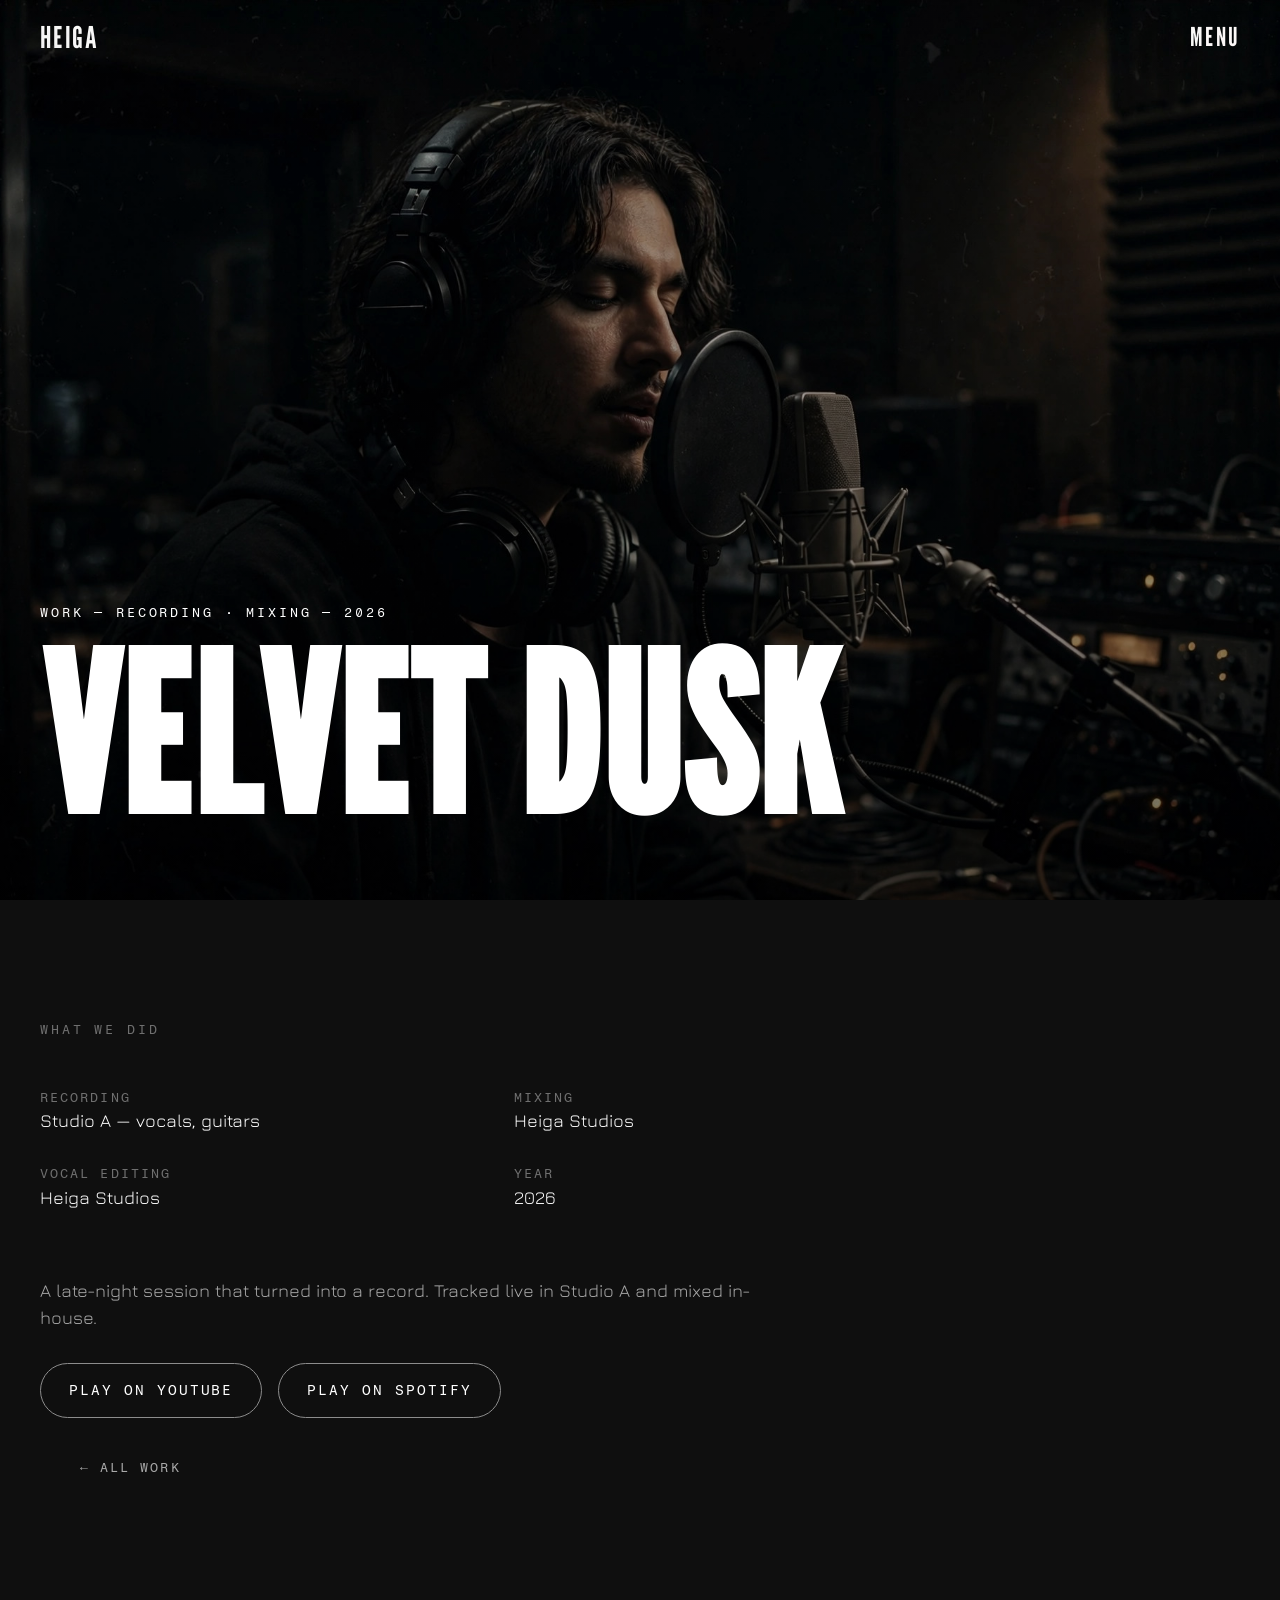
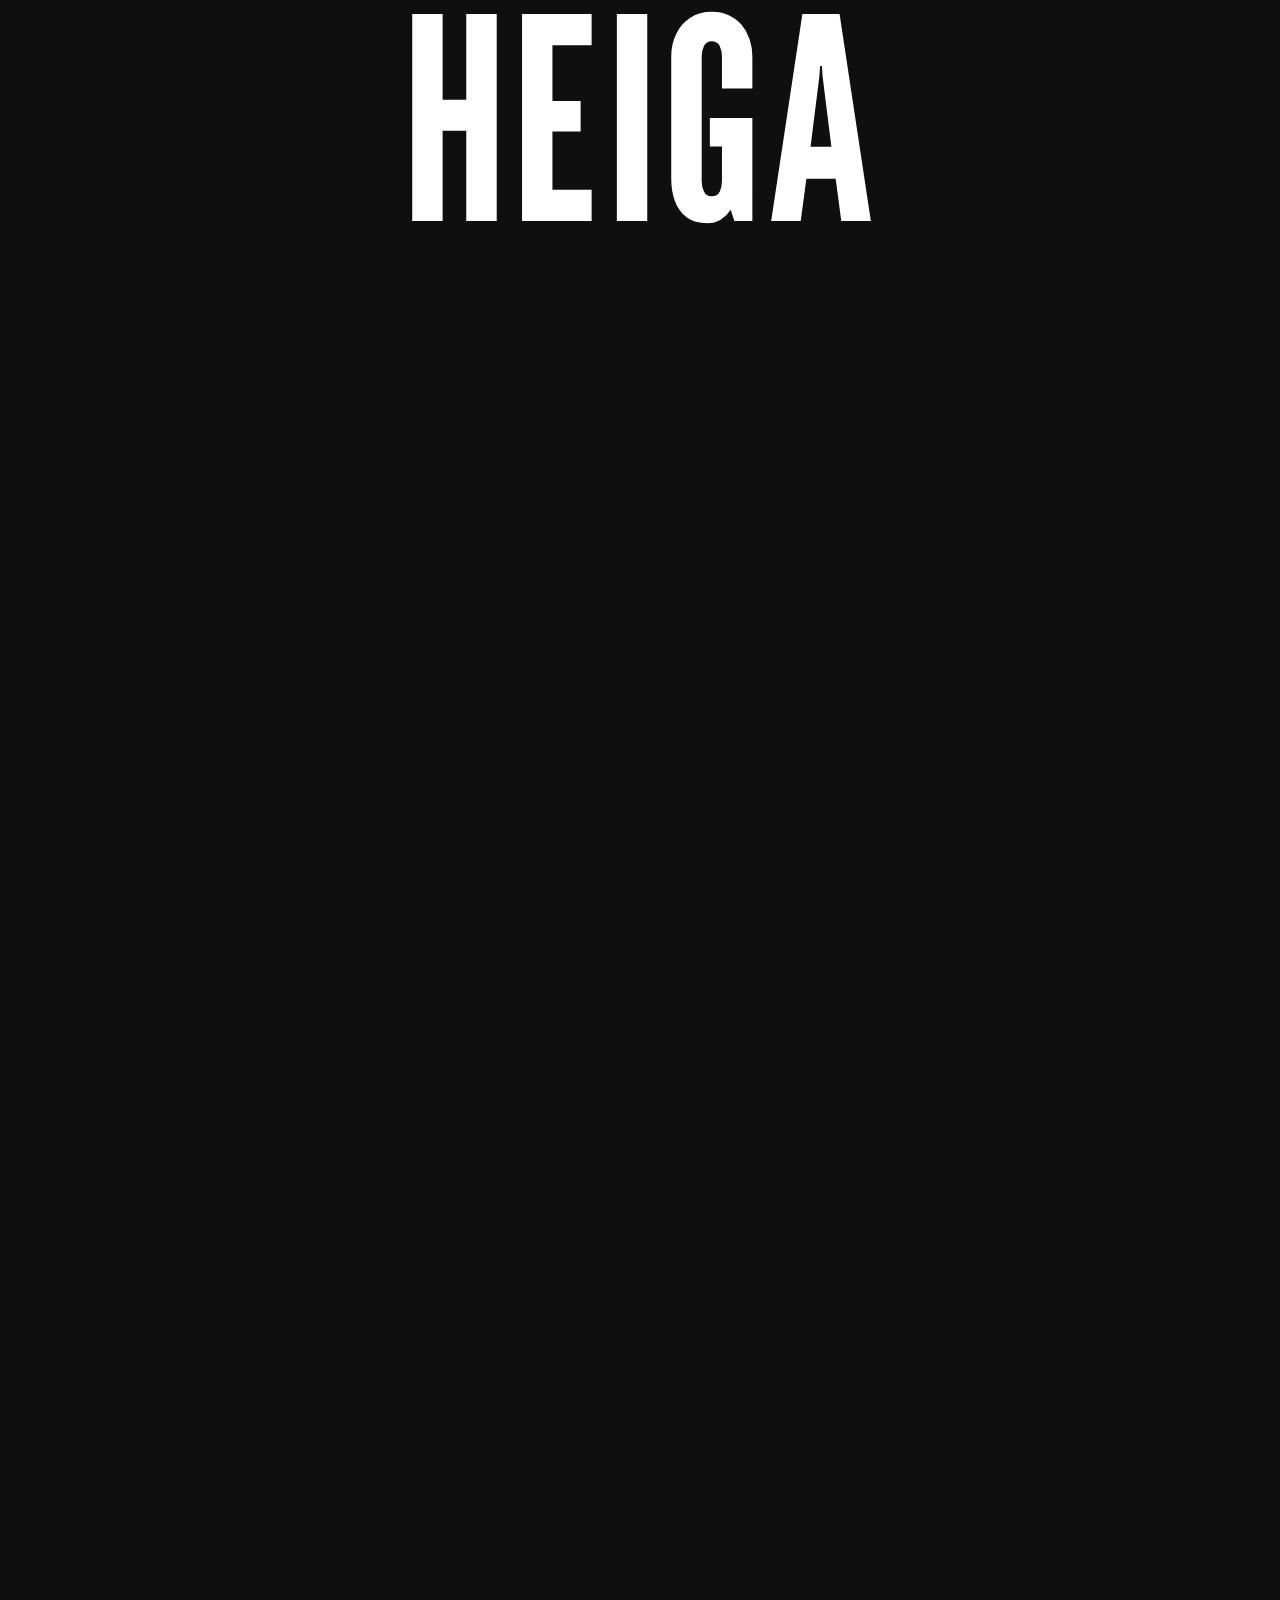
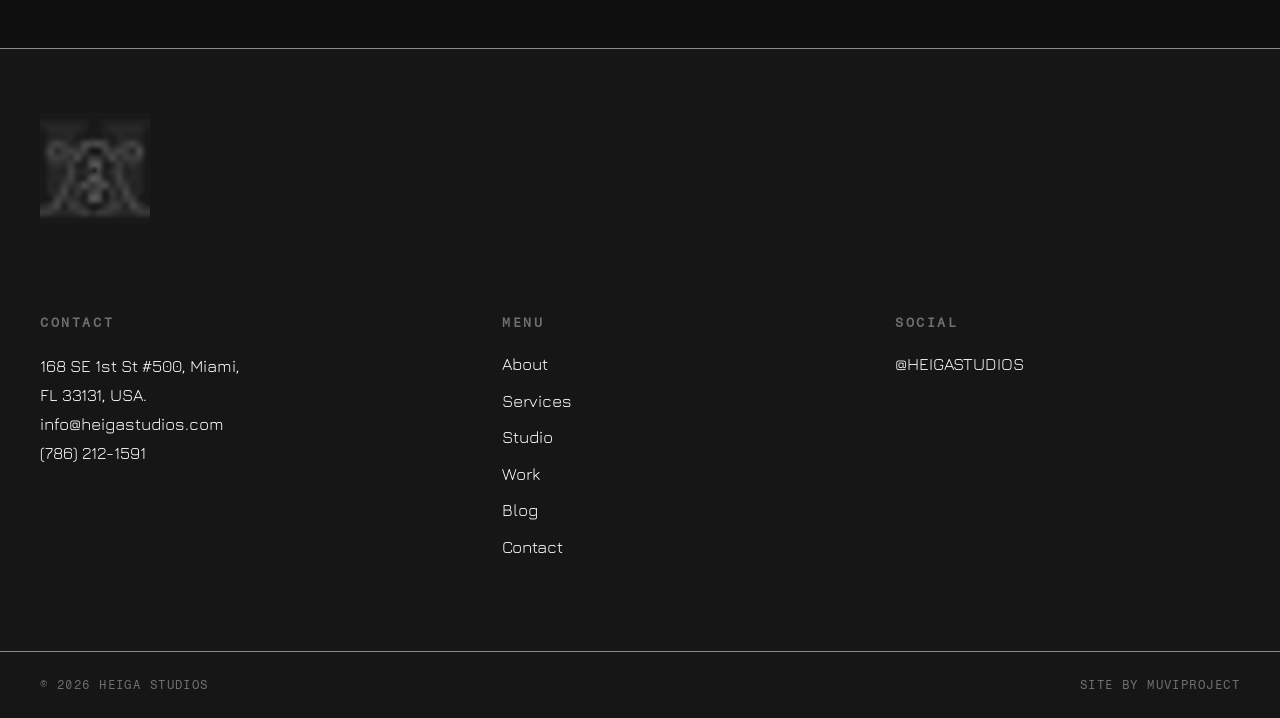
<file: work/velvet-dusk/index.html>
<!DOCTYPE html>
<html lang="en">
<head>
<meta charset="UTF-8">
<meta name="viewport" content="width=device-width, initial-scale=1.0">
<title>Velvet Dusk | Work | Heiga Studios</title>
<meta name="description" content="Velvet Dusk — recording and mixing at Heiga Studios, Miami.">
<link rel="canonical" href="https://www.heigastudios.com/work/velvet-dusk/">
<meta name="robots" content="index, follow">
<meta property="og:type" content="website">
<meta property="og:site_name" content="Heiga Studios">
<meta property="og:title" content="Velvet Dusk | Heiga Studios">
<meta property="og:description" content="Recording and mixing at Heiga Studios, Miami.">
<meta property="og:url" content="https://www.heigastudios.com/work/velvet-dusk/">
<meta property="og:image" content="https://www.heigastudios.com/assets/img/f-18-work-1.jpg">
<meta name="twitter:card" content="summary_large_image">
<link rel="stylesheet" href="../../assets/css/fonts.css">
<link rel="icon" type="image/png" href="../../assets/img/logo.png">
<link rel="stylesheet" href="../../assets/css/style.css?v=3">
<script src="../../assets/js/vendor/lenis.min.js" defer></script>
<script src="../../assets/js/main.js?v=3" defer></script>
<script type="application/ld+json">
{"@context":"https://schema.org","@type":"BreadcrumbList","itemListElement":[
{"@type":"ListItem","position":1,"name":"Home","item":"https://www.heigastudios.com/"},
{"@type":"ListItem","position":2,"name":"Work","item":"https://www.heigastudios.com/work/"},
{"@type":"ListItem","position":3,"name":"Velvet Dusk","item":"https://www.heigastudios.com/work/velvet-dusk/"}]}
</script>
</head>
<body>
<header class="site-header">
  <a class="brand" href="../../" aria-label="Heiga Studios — home">HEIGA</a>
  <button class="menu-btn" data-menu-open aria-label="Open menu">MENU</button>
</header>
<div class="scrim" id="scrim"></div>
<aside class="drawer" id="drawer" aria-label="Site menu">
  <button class="drawer-close" data-menu-close>CLOSE</button>
  <nav>
    <a class="drawer-link" href="../../"><span class="roll"><span>HOME</span><span>HOME</span></span></a>
    <a class="drawer-link" href="../../about/"><span class="roll"><span>ABOUT</span><span>ABOUT</span></span></a>
    <a class="drawer-link" href="../../services/"><span class="roll"><span>SERVICES</span><span>SERVICES</span></span></a>
    <a class="drawer-link" href="../../studio/"><span class="roll"><span>STUDIO</span><span>STUDIO</span></span></a>
    <a class="drawer-link" href="../../work/"><span class="roll"><span>WORK</span><span>WORK</span></span></a>
    <a class="drawer-link" href="../../blog/"><span class="roll"><span>BLOG</span><span>BLOG</span></span></a>
    <a class="drawer-link" href="../../contact/"><span class="roll"><span>CONTACT</span><span>CONTACT</span></span></a>
  </nav>
  <div class="social"><a href="https://www.instagram.com/HEIGASTUDIOS" target="_blank" rel="noopener">@HEIGASTUDIOS</a></div>
</aside>

<main>
  <section class="hero" aria-label="Velvet Dusk">
    <div class="hero-bg"><img src="../../assets/img/f-18-work-1.jpg" alt="Velvet Dusk recording session at Heiga Studios" width="1920" height="1080" fetchpriority="high"></div>
    <div class="hero-inner">
      <p class="eyebrow">WORK — RECORDING · MIXING — 2026</p>
      <h1 class="hero-title" data-hero-title><span class="line">VELVET DUSK</span></h1>
    </div>
  </section>

  <section class="section">
    <div class="wrap">
      <p class="kicker">WHAT WE DID</p>
      <dl class="credits reveal">
        <div><dt>RECORDING</dt><dd>Studio A — vocals, guitars</dd></div>
        <div><dt>MIXING</dt><dd>Heiga Studios</dd></div>
        <div><dt>VOCAL EDITING</dt><dd>Heiga Studios</dd></div>
        <div><dt>YEAR</dt><dd>2026</dd></div>
      </dl>
      <!-- PROVISORIO: credits pending Malury -->
      <div class="prose" style="margin-top:48px">
        <p>A late-night session that turned into a record. Tracked live in Studio A and mixed in-house.<!-- PROVISORIO --></p>
      </div>
      <div class="play-row reveal">
        <a class="btn" href="#">PLAY ON YOUTUBE</a>
        <a class="btn" href="#">PLAY ON SPOTIFY</a>
      </div>
      <!-- PROVISORIO: links pending Malury -->
      <a class="back-link" href="../../work/">← ALL WORK</a>
    </div>
  </section>

  <footer>
    <div class="foot-pin" aria-hidden="true"><div class="wordmark">HEIGA</div></div>
    <div class="foot-body">
      <div class="foot-brand"><img src="../../assets/img/logo.png" alt="Heiga Studios logo" width="220" height="220" loading="lazy"></div>
      <div class="foot-grid">
        <div><h4>CONTACT</h4><address>168 SE 1st St #500, Miami,<br>FL 33131, USA.<br>
        <a href="mailto:info@heigastudios.com">info@heigastudios.com</a><br>
        <a href="tel:+17862121591">(786) 212-1591</a></address></div>
        <nav aria-label="Footer"><h4>MENU</h4>
          <div class="foot-nav"><a href="../../about/">About</a><a href="../../services/">Services</a><a href="../../studio/">Studio</a><a href="../../work/">Work</a><a href="../../blog/">Blog</a><a href="../../contact/">Contact</a></div>
        </nav>
        <div><h4>SOCIAL</h4><div class="foot-nav"><a href="https://www.instagram.com/HEIGASTUDIOS" target="_blank" rel="noopener">@HEIGASTUDIOS</a></div></div>
      </div>
      <div class="foot-bottom"><span>© 2026 HEIGA STUDIOS</span><span>SITE BY MUVIPROJECT</span></div>
    </div>
  </footer>
</main>
</body>
</html>
</file>
<file: assets/css/fonts.css>
@font-face{font-family:'Fragment Mono';font-style:normal;font-weight:400;font-display:swap;src:url('../fonts/FragmentMono-400.woff2') format('woff2');}
@font-face{font-family:'Jura';font-style:normal;font-weight:400;font-display:swap;src:url('../fonts/Jura-400.woff2') format('woff2');}
@font-face{font-family:'Jura';font-style:normal;font-weight:600;font-display:swap;src:url('../fonts/Jura-600.woff2') format('woff2');}
@font-face{font-family:'Jura';font-style:normal;font-weight:700;font-display:swap;src:url('../fonts/Jura-700.woff2') format('woff2');}
@font-face{font-family:'League Gothic';font-style:normal;font-weight:400;font-display:swap;src:url('../fonts/LeagueGothic-400.woff2') format('woff2');}
</file>
<file: assets/css/style.css>
/* HEIGA Studios — shared stylesheet
   Design system: dark editorial brutalism (AK.REC reference, Web Reference Lab #1) */

:root{
  --bg:#0f0f0f;
  --bg-2:#161616;
  --bg-3:#1d1d1d;
  --ink:#ffffff;
  --muted:#a8a8a8;
  --dim:#6f6f6f;
  --accent:#5eb9ff; /* celeste — definido por Daniel 2026-09-26 */
  --hair:#8c8c8c;
  --light:#f4f1ec;
  --font-display:'League Gothic', 'Arial Narrow', sans-serif;
  --font-body:'Jura', 'Helvetica Neue', sans-serif;
  --font-mono:'Fragment Mono', 'Courier New', monospace;
  --pad:40px;
}

*{margin:0;padding:0;box-sizing:border-box}
html{scroll-behavior:auto}
html,body{background:var(--bg)}
body{
  font-family:var(--font-body);
  color:var(--ink);
  -webkit-font-smoothing:antialiased;
  overflow-x:hidden;
  line-height:1.5;
}
img{display:block;max-width:100%;background:#1a1a1a}
a{color:inherit;text-decoration:none}
::selection{background:var(--accent);color:#fff}

/* ---------- header (mix-blend difference) ---------- */
.site-header{
  position:fixed;inset:0 0 auto 0;z-index:90;
  display:flex;justify-content:space-between;align-items:center;
  padding:22px var(--pad);
  mix-blend-mode:difference;color:#fff;
}
.brand{font-family:var(--font-display);font-size:30px;letter-spacing:.06em;line-height:1}
.menu-btn{
  font-family:var(--font-display);font-size:26px;letter-spacing:.08em;
  background:none;border:0;color:inherit;cursor:pointer;line-height:1;
}

/* ---------- drawer (instant swap, no slide) ---------- */
.drawer{
  position:fixed;inset:0 0 0 auto;z-index:100;
  width:500px;max-width:100vw;height:100dvh;
  background:var(--light);color:#0f0f0f;
  display:none;flex-direction:column;justify-content:center;
  padding:60px;
}
.drawer.open{display:flex}
.drawer-close{
  position:absolute;top:22px;right:var(--pad);
  font-family:var(--font-display);font-size:26px;letter-spacing:.08em;
  background:none;border:0;cursor:pointer;color:#0f0f0f;
}
.drawer nav{display:flex;flex-direction:column;gap:6px}
.drawer-link{
  display:block;overflow:hidden;height:1.15em;
  font-family:var(--font-display);font-size:clamp(48px,7vw,84px);
  line-height:1.15;text-transform:uppercase;letter-spacing:.01em;
}
.drawer-link .roll{display:block;transition:transform .3s cubic-bezier(.16,1,.3,1)}
.drawer-link .roll span{display:block;height:1.15em;line-height:1.15}
.drawer-link:hover .roll{transform:translateY(-1.15em)}
.drawer-link:hover{background:#0f0f0f;color:#fff}
.drawer .social{margin-top:48px;font-family:var(--font-mono);font-size:13px;letter-spacing:.1em}
.drawer .social a{border-bottom:1px solid currentColor}
.scrim{
  position:fixed;inset:0;z-index:95;background:rgba(0,0,0,.55);
  display:none;
}
.scrim.open{display:block}

/* ---------- hero ---------- */
.hero{position:relative;min-height:100vh;display:flex;align-items:flex-end;overflow:hidden}
/* Fondo fijo: la imagen queda clavada mientras el contenido hace scroll por encima
   (medido en AK.REC: hero con fondo fijo, la sección siguiente se desliza cubriéndola) */
.hero-bg{position:fixed;inset:0;z-index:0}
.hero-bg img{width:100%;height:100%;object-fit:cover}
.hero-bg::after{content:"";position:absolute;inset:0;background:linear-gradient(180deg,rgba(0,0,0,.25),rgba(0,0,0,.55))}
.hero-inner{position:relative;z-index:1}
.hero-inner{padding:0 var(--pad) 8vh;max-width:1600px}
.eyebrow{font-family:var(--font-mono);font-size:13px;letter-spacing:.22em;color:var(--ink);margin-bottom:18px}
.hero-title{
  font-family:var(--font-display);text-transform:uppercase;
  font-size:clamp(84px,17vw,290px);line-height:.86;letter-spacing:.005em;
}
.hero-title .line{display:block;white-space:nowrap}
.hero-title .accent{color:var(--accent)}
.hero-title .ch{display:inline-block;will-change:transform,opacity,filter}
.hero-sub{margin-top:26px;max-width:520px;color:var(--muted);font-size:17px}

/* ---------- generic section scaffolding ---------- */
main>section{position:relative;background:var(--bg)}
main>section.hero{background:transparent}
.section{position:relative;padding:120px var(--pad)}
.wrap{max-width:1600px;margin:0 auto}
.kicker{font-family:var(--font-mono);font-size:13px;letter-spacing:.22em;color:var(--dim);margin-bottom:28px}
.section-light{background:var(--light);color:#0f0f0f}
.section-light .kicker{color:#6f6f6f}

/* ---------- manifesto (time-based letter reveal) ---------- */
.manifesto{
  font-family:var(--font-display);text-transform:uppercase;
  font-size:clamp(44px,7.2vw,120px);line-height:.95;max-width:1400px;
}
.manifesto .ch{display:inline-block;opacity:0;transform:translateY(.35em);will-change:transform,opacity}
/* borde a borde: la figura rompe el contenedor .wrap y ocupa todo el viewport */
.zoom-figure{margin:80px calc(50% - 50vw) 0;max-width:100vw;overflow:hidden;background:var(--light)}
.zoom-figure img{width:100%;height:auto;transform:scale(1.2);will-change:transform;display:block}

/* ---------- manifiesto grande: tipografía al doble, directo sobre negro, sin tarjeta ---------- */
.manifesto-block{background:#000;padding:140px var(--pad)}
.manifesto-big{
  font-family:var(--font-display);text-transform:uppercase;
  font-size:clamp(80px,12vw,208px);line-height:.92;
  max-width:1600px;margin:0 auto;
}
/* las palabras aparecen en su lugar con fade ligado al scroll */
.manifesto-big .w{will-change:opacity}
.manifesto-big .accent{color:var(--accent)}

/* ---------- services ---------- */
.services{background:#000}
.svc-grid{display:grid;grid-template-columns:repeat(4,1fr);border-top:1px solid var(--hair)}
.svc{
  position:relative;border-left:1px solid var(--hair);
  min-height:78vh;padding:40px 28px;overflow:hidden;
  display:flex;flex-direction:column;justify-content:flex-end;
}
.svc:first-child{border-left:0}
.svc-bg{position:absolute;left:0;right:0;top:-20%;bottom:-20%;opacity:0;transition:opacity .6s ease;z-index:0;will-change:transform}
.svc.inview .svc-bg{opacity:1}
.svc-bg img{width:100%;height:100%;object-fit:cover;opacity:.5;display:block}
.svc-letter{
  position:relative;z-index:1;
  font-family:var(--font-display);font-size:clamp(160px,20vw,400px);
  line-height:.8;color:var(--ink);
}
.svc:nth-child(1) .svc-letter{transform:translateY(-6%)}
.svc:nth-child(2) .svc-letter{transform:translateY(10%)}
.svc:nth-child(3) .svc-letter{transform:translateY(-12%)}
.svc:nth-child(4) .svc-letter{transform:translateY(4%)}
.svc-name{position:relative;z-index:1;font-family:var(--font-mono);font-size:14px;letter-spacing:.18em;margin-top:18px}
.svc-desc{position:relative;z-index:1;color:var(--muted);font-size:15px;margin-top:10px;max-width:260px}
.svc-link{position:relative;z-index:1;margin-top:22px;font-family:var(--font-mono);font-size:13px;letter-spacing:.14em;color:var(--accent)}

/* ---------- working on (vinyls) ---------- */
.working-grid{display:grid;grid-template-columns:minmax(200px,420px) 1fr;gap:60px;align-items:start}
.working-tall img{width:100%;height:auto}
.work-photos{display:flex;flex-direction:column;gap:120px}
.work-photo{position:relative;max-width:640px}
.work-photo:nth-child(even){align-self:flex-end}
.work-photo img.photo{width:100%;height:auto;border-radius:6px}
.vinyl{
  position:absolute;width:180px;height:180px;right:-70px;top:-70px;
  border-radius:50%;
  background:
    radial-gradient(circle at center, var(--accent) 0 18%, #0f0f0f 19% 20%, transparent 21%),
    repeating-radial-gradient(circle at center, #1c1c1c 0 2px, #2e2e2e 2px 4px);
  box-shadow:0 18px 50px rgba(0,0,0,.6);
  animation:spin 6.4s linear infinite;
  will-change:transform;
}
.vinyl::after{
  content:"";position:absolute;inset:0;border-radius:50%;
  background:conic-gradient(from 0deg, rgba(255,255,255,.14), transparent 22%, transparent 55%, rgba(255,255,255,.1));
}
.vinyl.paused{animation-play-state:paused}
@keyframes spin{to{transform:rotate(360deg)}}
.work-cap{font-family:var(--font-mono);font-size:13px;letter-spacing:.14em;color:var(--muted);margin-top:14px}

/* ---------- gallery drift ---------- */
.gallery{overflow:hidden;padding-left:0;padding-right:0}
.gallery .kicker{padding:0 var(--pad)}
.strip{display:flex;gap:24px;padding:0 var(--pad);will-change:transform;width:max-content}
.strip figure{flex:0 0 auto;width:min(359px,72vw)}
.strip img{width:100%;height:auto;aspect-ratio:359/520;object-fit:cover}
.strip figcaption{font-family:var(--font-mono);font-size:12px;letter-spacing:.14em;color:var(--dim);margin-top:10px}

/* ---------- featured work (satellites w/ parallax) ---------- */
.featured{position:relative;text-align:center;overflow:hidden;min-height:120vh}
.featured h2{
  font-family:var(--font-display);text-transform:uppercase;
  font-size:clamp(64px,11vw,190px);line-height:.9;
  max-width:1200px;margin:0 auto;position:relative;z-index:2;
}
.sat{position:absolute;z-index:1;will-change:transform}
.sat img{border-radius:4px;box-shadow:0 24px 60px rgba(0,0,0,.5)}
.sat-1{top:6%;left:4%;width:min(300px,30vw)}
.sat-2{top:22%;right:5%;width:min(380px,36vw)}
.sat-3{bottom:24%;left:7%;width:min(340px,32vw)}
.sat-4{bottom:8%;right:8%;width:min(280px,28vw)}
.sat .tag{display:block;margin-top:8px;font-family:var(--font-mono);font-size:12px;letter-spacing:.14em;color:var(--muted)}

/* ---------- blog latest ---------- */
.blog-grid{display:grid;grid-template-columns:repeat(3,1fr);gap:28px;margin-top:48px}
.post-card{display:block;border-top:1px solid var(--hair);padding-top:20px}
.post-card img{aspect-ratio:16/10;object-fit:cover;width:100%;margin-bottom:18px}
.post-card h3{font-family:var(--font-display);font-size:34px;line-height:1;text-transform:uppercase;margin:10px 0}
.post-card .meta{font-family:var(--font-mono);font-size:12px;letter-spacing:.14em;color:var(--dim)}
.post-card p{color:var(--muted);font-size:15px;margin-top:10px}
.post-card:hover h3{color:var(--accent)}
.section-head{display:flex;justify-content:space-between;align-items:flex-end;gap:24px}
.text-link{font-family:var(--font-mono);font-size:13px;letter-spacing:.16em;border-bottom:1px solid var(--accent);color:var(--ink);white-space:nowrap}

/* ---------- with artists: two auto-scrolling rows ---------- */
.artists{overflow:hidden}
.artists h2{
  font-family:var(--font-display);text-transform:uppercase;
  font-size:clamp(64px,11vw,190px);line-height:.9;margin:0 0 48px;
}
/* una sola línea en loop perfecto: 10 artistas + 10 copias idénticas, -50% exacto */
.artists-marquee{overflow:hidden;-webkit-mask-image:linear-gradient(90deg,transparent,#000 5%,#000 95%,transparent);mask-image:linear-gradient(90deg,transparent,#000 5%,#000 95%,transparent)}
.artists-track{display:flex;width:max-content;animation:artists-scroll 120s linear infinite}
@keyframes artists-scroll{to{transform:translateX(-50%)}}
.artist-slide{flex:0 0 clamp(231px,24.2vw,336px);margin-right:24px;border-top:1px solid var(--hair);padding-top:20px}
.artist-slide img{width:100%;height:auto;aspect-ratio:4/5;object-fit:cover;margin-bottom:18px;user-select:none;-webkit-user-drag:none}
.artist-slide h3{font-family:var(--font-display);font-size:clamp(32px,3.2vw,52px);text-transform:uppercase;line-height:1}
.artist-slide .meta{font-family:var(--font-mono);font-size:12px;letter-spacing:.16em;color:var(--dim);margin-top:10px}

/* ---------- with clients: logo marquee ---------- */
.clients{overflow:hidden}
.clients h2{
  font-family:var(--font-display);text-transform:uppercase;
  font-size:clamp(64px,11vw,190px);line-height:.9;margin:0 0 48px;
}
.clients-marquee{overflow:hidden;-webkit-mask-image:linear-gradient(90deg,transparent,#000 6%,#000 94%,transparent);mask-image:linear-gradient(90deg,transparent,#000 6%,#000 94%,transparent)}
.clients-track{display:flex;gap:28px;width:max-content;animation:clients-scroll 30s linear infinite}
.clients-track img{flex:0 0 auto;height:110px;width:auto;aspect-ratio:16/10;object-fit:cover;border-radius:4px;user-select:none;-webkit-user-drag:none}
@keyframes clients-scroll{to{transform:translateX(calc(-50% - 14px))}}
@media (prefers-reduced-motion:reduce){.clients-track,.artists-track{animation:none}}
@media (max-width:720px){
  .artist-slide{flex-basis:65vw}
  .clients-track img{height:84px}
}
.quote-pending{
  margin-top:16px;padding:16px;border:1px dashed var(--hair);
  font-family:var(--font-mono);font-size:13px;letter-spacing:.08em;color:var(--dim);
}

/* ---------- footer (pinned wordmark) ---------- */
.foot-pin{height:calc(100vh + 750px);position:relative;display:flex;align-items:flex-start;justify-content:center}
.wordmark{
  position:sticky;top:38vh;
  font-family:var(--font-display);font-size:clamp(90px,22vw,380px);
  line-height:.85;letter-spacing:.01em;user-select:none;
}
.foot-body{background:var(--bg-2);border-top:1px solid var(--hair);position:relative;z-index:2}
.foot-brand{padding:64px var(--pad) 0;max-width:1600px;margin:0 auto}
.foot-brand img{width:110px;height:auto;opacity:.9}
.foot-grid{
  display:grid;grid-template-columns:1.2fr 1fr 1fr;gap:48px;
  padding:90px var(--pad);max-width:1600px;margin:0 auto;
}
.foot-grid h4{font-family:var(--font-mono);font-size:13px;letter-spacing:.2em;color:var(--dim);margin-bottom:20px}
.foot-grid address{font-style:normal;font-size:17px;line-height:1.7}
.foot-grid a{border-bottom:1px solid transparent}
.foot-grid a:hover{border-color:var(--accent);color:var(--accent)}
.foot-nav{display:flex;flex-direction:column;gap:10px;font-size:17px}
.foot-bottom{
  display:flex;justify-content:space-between;gap:16px;flex-wrap:wrap;
  border-top:1px solid var(--hair);padding:24px var(--pad);
  font-family:var(--font-mono);font-size:12px;letter-spacing:.12em;color:var(--dim);
  max-width:1600px;margin:0 auto;
}

/* ---------- generic reveal ---------- */
.reveal{opacity:0;transform:translateY(36px);transition:opacity .7s ease-out,transform .7s ease-out}
.reveal.in{opacity:1;transform:none}

/* ---------- inner pages ---------- */
.page-hero{padding:22vh var(--pad) 10vh;max-width:1600px;margin:0 auto}
.page-hero h1{
  font-family:var(--font-display);text-transform:uppercase;
  font-size:clamp(72px,13vw,220px);line-height:.88;
}
.page-hero h1 .accent{color:var(--accent)}
.page-hero .lede{margin-top:28px;max-width:640px;color:var(--muted);font-size:18px}
.page-figure img{width:100%;height:auto;max-height:80vh;object-fit:cover}
.two-col{display:grid;grid-template-columns:1fr 1fr;gap:64px}
.prose{max-width:760px}
.prose p{color:var(--muted);font-size:18px;margin-bottom:1.4em}
.prose p strong{color:var(--ink)}
.stats{display:grid;grid-template-columns:repeat(3,1fr);border-top:1px solid var(--hair);margin-top:64px}
.stat{padding:32px 24px 32px 0;border-left:1px solid var(--hair);padding-left:24px}
.stat:first-child{border-left:0;padding-left:0}
.stat .num{font-family:var(--font-display);font-size:clamp(48px,6vw,96px);line-height:1}
.stat .lbl{font-family:var(--font-mono);font-size:13px;letter-spacing:.16em;color:var(--dim);margin-top:8px}
.num-list{border-top:1px solid var(--hair);margin-top:32px}
.num-row{display:grid;grid-template-columns:120px 1fr 2fr auto;gap:32px;align-items:baseline;padding:40px 0;border-bottom:1px solid var(--hair)}
.num-row .n{font-family:var(--font-display);font-size:56px;color:var(--dim)}
.num-row h3{font-family:var(--font-display);font-size:clamp(36px,4.5vw,72px);text-transform:uppercase;line-height:1}
.num-row p{color:var(--muted);font-size:16px}
.team-grid{display:grid;grid-template-columns:repeat(4,1fr);gap:28px;margin-top:48px}
.member{border-top:1px solid var(--hair);padding-top:20px}
.member .ph{position:relative;aspect-ratio:1/1;background:var(--bg-3);overflow:hidden;margin-bottom:18px}
.member .ph img{width:100%;height:100%;object-fit:cover}
.member .ph .initials{
  position:absolute;inset:0;display:flex;align-items:center;justify-content:center;
  font-family:var(--font-display);font-size:72px;color:var(--dim);
}
.member .ph img[data-missing]{display:none}
.member h3{font-family:var(--font-display);font-size:32px;text-transform:uppercase}
.member .role{font-family:var(--font-mono);font-size:12px;letter-spacing:.16em;color:var(--accent);margin:6px 0 10px}
.member p{color:var(--muted);font-size:15px}
.client-list{display:flex;flex-wrap:wrap;gap:12px 28px;margin-top:32px;font-family:var(--font-mono);font-size:14px;letter-spacing:.1em;color:var(--muted)}
.client-list li{list-style:none;border:1px solid var(--hair);padding:10px 18px;border-radius:999px}
.work-grid{display:grid;grid-template-columns:repeat(2,1fr);gap:28px;margin-top:48px}
.work-card{display:block}
.work-card img{width:100%;aspect-ratio:16/10;object-fit:cover}
.work-card h3{font-family:var(--font-display);font-size:44px;text-transform:uppercase;margin-top:16px}
.work-card .meta{font-family:var(--font-mono);font-size:12px;letter-spacing:.14em;color:var(--dim);margin-top:6px}
.work-card:hover h3{color:var(--accent)}
.credits{display:grid;grid-template-columns:1fr 1fr;gap:12px 48px;margin-top:48px;max-width:900px}
.credits dt{font-family:var(--font-mono);font-size:13px;letter-spacing:.16em;color:var(--dim)}
.credits dd{font-size:18px;margin:0 0 18px}
.play-row{display:flex;gap:16px;flex-wrap:wrap;margin-top:32px}
.btn{
  display:inline-block;font-family:var(--font-mono);font-size:14px;letter-spacing:.14em;
  border:1px solid var(--hair);padding:16px 28px;border-radius:999px;color:var(--ink);
}
.btn:hover{background:var(--accent);border-color:var(--accent);color:#fff}
.btn.solid{background:var(--accent);border-color:var(--accent);color:#fff}
.search{margin:32px 0;max-width:520px}
.search input{
  width:100%;background:transparent;border:0;border-bottom:1px solid var(--hair);
  color:var(--ink);font-family:var(--font-body);font-size:18px;padding:12px 4px;outline:none;
}
.search input:focus{border-color:var(--accent)}
.blog-list{display:flex;flex-direction:column}
.blog-row{display:grid;grid-template-columns:280px 1fr;gap:32px;padding:36px 0;border-bottom:1px solid var(--hair);align-items:center}
.blog-row img{width:100%;aspect-ratio:16/10;object-fit:cover}
.blog-row h2{font-family:var(--font-display);font-size:clamp(34px,4vw,58px);text-transform:uppercase;line-height:1}
.blog-row:hover h2{color:var(--accent)}
.blog-row .meta{font-family:var(--font-mono);font-size:12px;letter-spacing:.14em;color:var(--dim);margin-bottom:10px}
.blog-row p{color:var(--muted);margin-top:10px;max-width:640px}
.post-hero img{width:100%;max-height:72vh;object-fit:cover}
.post-body{max-width:760px;margin:0 auto;padding:80px var(--pad)}
.post-body h1{font-family:var(--font-display);font-size:clamp(48px,7vw,110px);text-transform:uppercase;line-height:.95;margin:18px 0 8px}
.post-body .meta{font-family:var(--font-mono);font-size:13px;letter-spacing:.14em;color:var(--dim);margin-bottom:36px}
.post-body p{font-size:19px;line-height:1.75;color:#d8d8d8;margin-bottom:1.5em}
.post-body h2{font-family:var(--font-display);font-size:44px;text-transform:uppercase;margin:1.6em 0 .6em}
.post-body a{color:var(--accent);border-bottom:1px solid var(--accent)}
.back-link{display:inline-block;margin:40px var(--pad) 0;font-family:var(--font-mono);font-size:13px;letter-spacing:.16em;color:var(--muted)}
.contact-big{font-family:var(--font-display);font-size:clamp(48px,8vw,140px);text-transform:uppercase;line-height:.95}
.contact-big a:hover{color:var(--accent)}

/* ---------- responsive ---------- */
@media (max-width:1100px){
  .svc-grid{grid-template-columns:repeat(2,1fr)}
  .svc{border-top:1px solid var(--hair);min-height:60vh}
  .team-grid{grid-template-columns:repeat(2,1fr)}
  .blog-grid{grid-template-columns:1fr 1fr}
  .num-row{grid-template-columns:80px 1fr;grid-template-rows:auto auto}
}
@media (max-width:810px){
  :root{--pad:20px}
  .drawer{width:100vw;padding:40px 24px}
  .section{padding:80px var(--pad)}
  .working-grid{grid-template-columns:1fr}
  .work-photos{gap:64px}
  .vinyl{width:120px;height:120px;right:-30px;top:-30px}
  .blog-grid{grid-template-columns:1fr}
  .two-col{grid-template-columns:1fr;gap:32px}
  .foot-grid{grid-template-columns:1fr;gap:36px;padding:64px var(--pad)}
  .stats{grid-template-columns:1fr}
  .stat{border-left:0;padding-left:0;border-top:1px solid var(--hair)}
  .stat:first-child{border-top:0}
  .blog-row{grid-template-columns:1fr}
  .team-grid{grid-template-columns:1fr}
  .work-grid{grid-template-columns:1fr}
  .num-row{grid-template-columns:1fr;gap:8px}
  .num-row .n{font-size:40px}
  .featured{min-height:100vh}
  .hero-title{font-size:clamp(64px,19vw,160px)}
  .hero-title .line{white-space:nowrap}
}
@media (prefers-reduced-motion:reduce){
  .vinyl{animation:none}
  .reveal{opacity:1;transform:none;transition:none}
}
</file>
